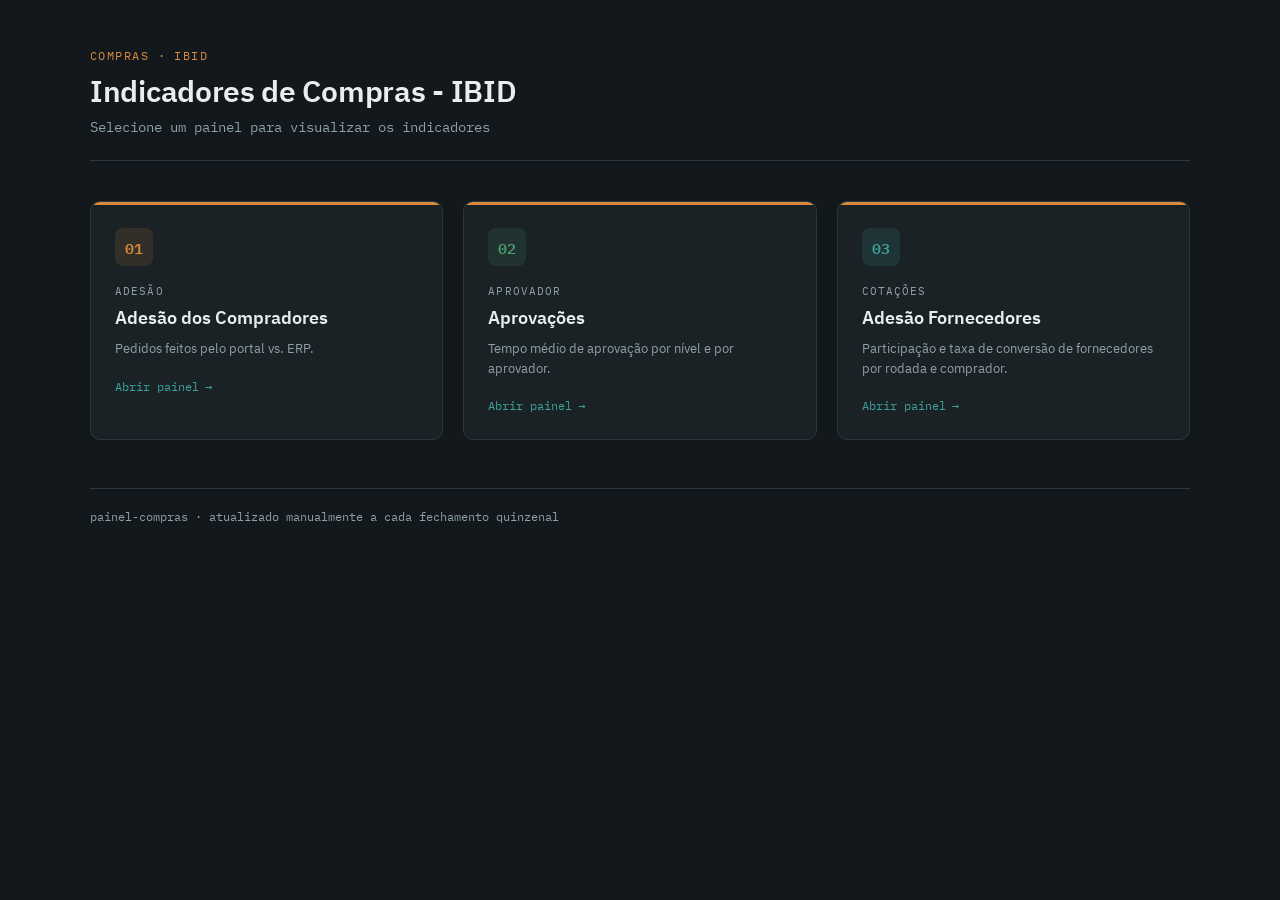
<file: index.html>
<!DOCTYPE html>
<html lang="pt-BR">
<head>
<meta charset="UTF-8">
<meta name="viewport" content="width=device-width, initial-scale=1.0">
<title>Indicadores IBID</title>
<link href="assets/css/fonts.css" rel="stylesheet">
<style>
  :root{
    --bg:#12181b;
    --panel:#1a2226;
    --panel-2:#212b30;
    --line:#2c383e;
    --text:#e9edee;
    --text-dim:#8fa1a7;
    --accent:#d98a3d;
    --accent-2:#3ba39b;
    --verde:#4a9d6f;
    --amarelo:#d9a63d;
    --vermelho:#c85d4d;
    --cinza:#5b6a70;
  }
  *{box-sizing:border-box; margin:0; padding:0;}
  body{
    background:var(--bg);
    color:var(--text);
    font-family:'IBM Plex Sans', sans-serif;
    padding:48px 40px 60px;
    min-height:100vh;
  }
  .mono{font-family:'IBM Plex Mono', monospace;}
 
  header{
    border-bottom:1px solid var(--line);
    padding-bottom:24px;
    margin-bottom:40px;
    max-width:1100px;
    margin-left:auto;
    margin-right:auto;
  }
  .eyebrow{
    font-family:'IBM Plex Mono', monospace;
    font-size:12px;
    letter-spacing:0.12em;
    text-transform:uppercase;
    color:var(--accent);
    margin-bottom:8px;
  }
  h1{
    font-size:30px;
    font-weight:600;
    letter-spacing:-0.01em;
    margin-bottom:8px;
  }
  .subtitle{
    color:var(--text-dim);
    font-size:14px;
  }
 
  .cards{
    max-width:1100px;
    margin:0 auto;
    display:grid;
    grid-template-columns:repeat(3, 1fr);
    gap:20px;
  }
 
  a.card{
    display:block;
    background:var(--panel);
    border:1px solid var(--line);
    border-radius:10px;
    padding:26px 24px;
    text-decoration:none;
    color:var(--text);
    transition:border-color .15s ease, transform .15s ease, background .15s ease;
    position:relative;
    overflow:hidden;
  }
  a.card:hover{
    border-color:var(--accent-2);
    background:var(--panel-2);
    transform:translateY(-2px);
  }
  a.card::before{
    content:"";
    position:absolute;
    top:0; left:0;
    width:100%;
    height:3px;
    background:var(--accent-color, var(--accent));
  }
  .card-icon{
    width:38px;
    height:38px;
    border-radius:8px;
    display:flex;
    align-items:center;
    justify-content:center;
    font-family:'IBM Plex Mono', monospace;
    font-size:15px;
    font-weight:600;
    margin-bottom:18px;
    background:rgba(217,138,61,0.12);
    color:var(--accent);
  }
  .card.cotacoes .card-icon{ background:rgba(59,163,155,0.14); color:var(--accent-2); }
  .card.aprovador .card-icon{ background:rgba(74,157,111,0.14); color:var(--verde); }
 
  .card-label{
    font-family:'IBM Plex Mono', monospace;
    font-size:11px;
    letter-spacing:0.1em;
    text-transform:uppercase;
    color:var(--text-dim);
    margin-bottom:8px;
  }
  .card-title{
    font-size:18px;
    font-weight:600;
    margin-bottom:10px;
  }
  .card-desc{
    font-size:13px;
    color:var(--text-dim);
    line-height:1.5;
    margin-bottom:20px;
  }
  .card-cta{
    font-family:'IBM Plex Mono', monospace;
    font-size:12px;
    color:var(--accent-2);
    display:flex;
    align-items:center;
    gap:6px;
  }
  .card-cta .arrow{ transition:transform .15s ease; }
  a.card:hover .card-cta .arrow{ transform:translateX(3px); }
 
  footer{
    max-width:1100px;
    margin:48px auto 0;
    padding-top:20px;
    border-top:1px solid var(--line);
    font-family:'IBM Plex Mono', monospace;
    font-size:12px;
    color:var(--text-dim);
  }
 
  @media (max-width: 900px){
    .cards{ grid-template-columns:1fr; }
  }
</style>
</head>
<body>
 
<header>
  <div class="eyebrow mono">Compras · IBID</div>
  <h1>Indicadores de Compras - IBID</h1>
  <div class="subtitle mono">Selecione um painel para visualizar os indicadores</div>
</header>
 
<div class="cards">
 
  <a class="card adesao" href="paineis/pedidos.html">
    <div class="card-icon mono">01</div>
    <div class="card-label">Adesão</div>
    <div class="card-title">Adesão dos Compradores</div>
    <div class="card-desc">Pedidos feitos pelo portal vs. ERP.</div>
    <div class="card-cta">Abrir painel <span class="arrow">→</span></div>
  </a>
 
  <a class="card aprovador" href="paineis/aprovador.html">
    <div class="card-icon mono">02</div>
    <div class="card-label">Aprovador</div>
    <div class="card-title">Aprovações</div>
    <div class="card-desc">Tempo médio de aprovação por nível e por aprovador.</div>
    <div class="card-cta">Abrir painel <span class="arrow">→</span></div>
  </a>
 
  <a class="card cotacoes" href="paineis/cotacoes.html">
    <div class="card-icon mono">03</div>
    <div class="card-label">Cotações</div>
    <div class="card-title">Adesão Fornecedores</div>
    <div class="card-desc">Participação e taxa de conversão de fornecedores por rodada e comprador.</div>
    <div class="card-cta">Abrir painel <span class="arrow">→</span></div>
  </a>
 
</div>
 
<footer>painel-compras · atualizado manualmente a cada fechamento quinzenal</footer>
 
</body>
</html>
</file>
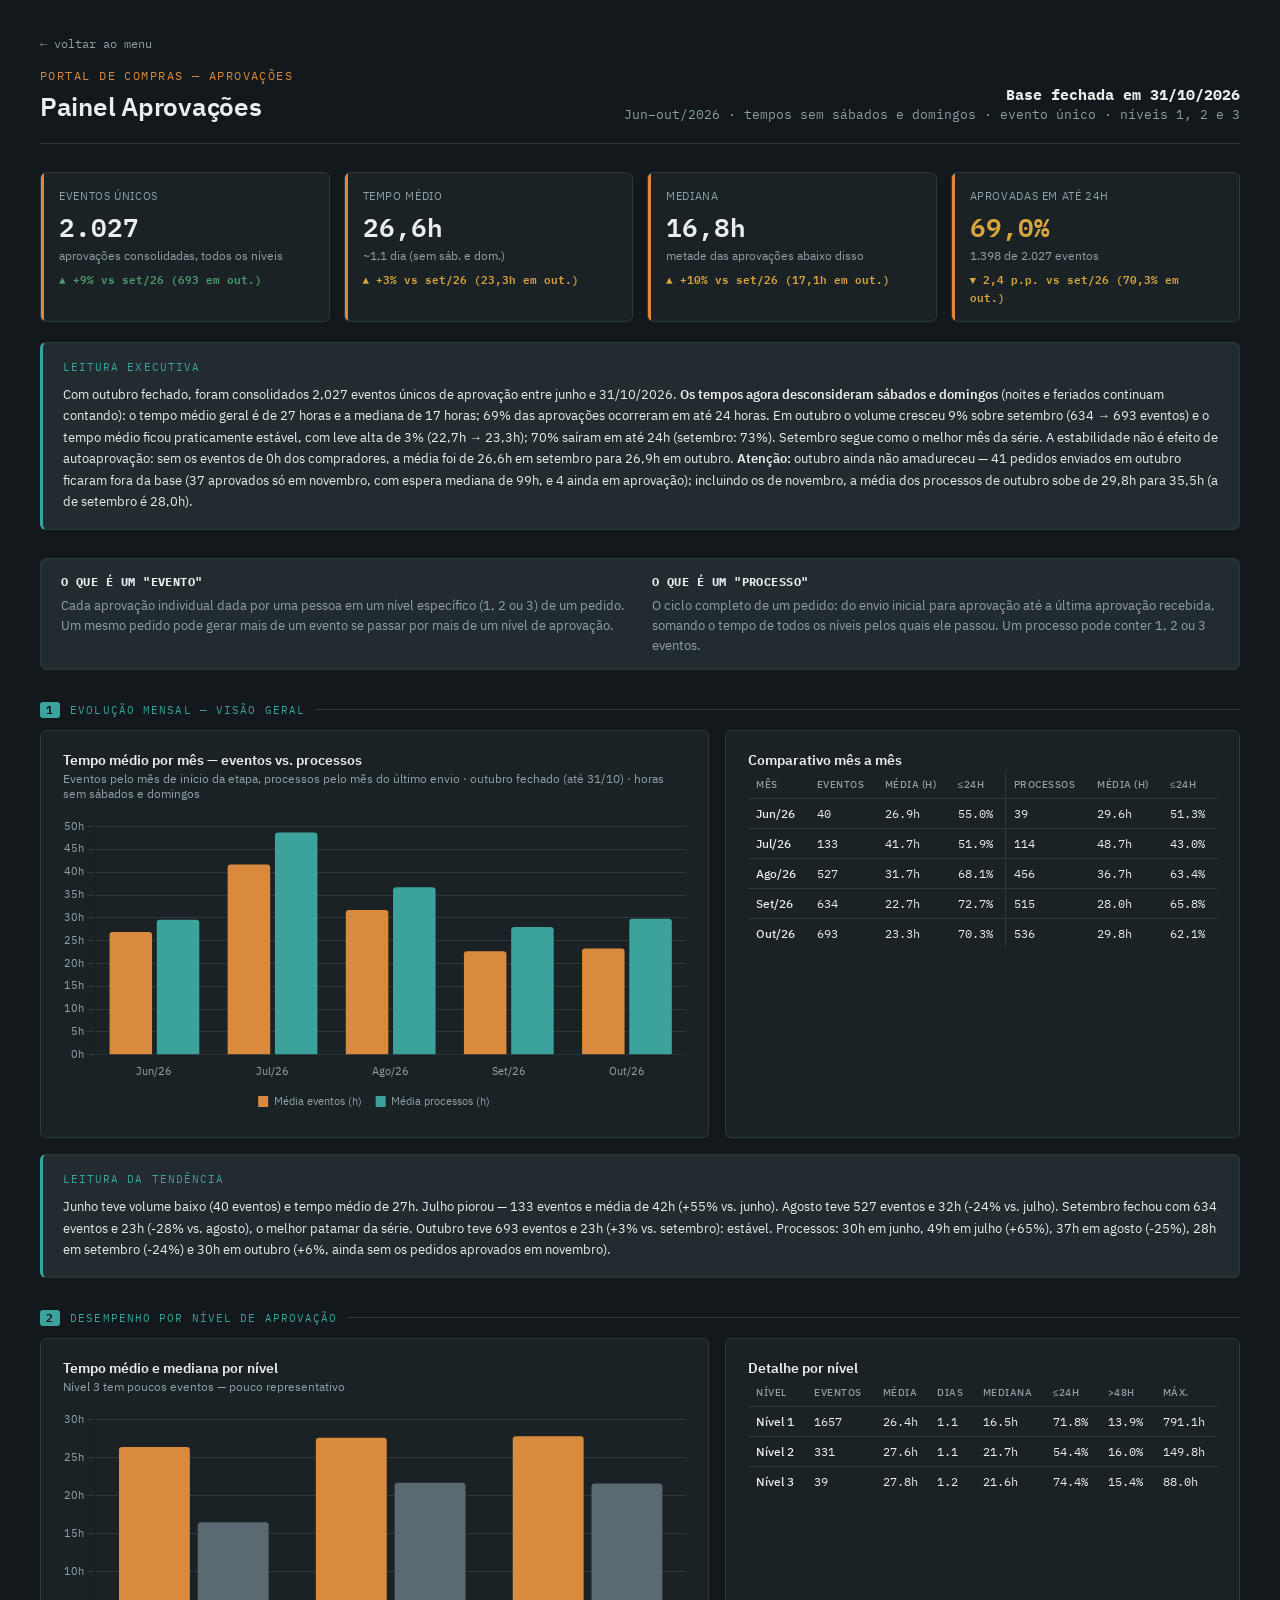
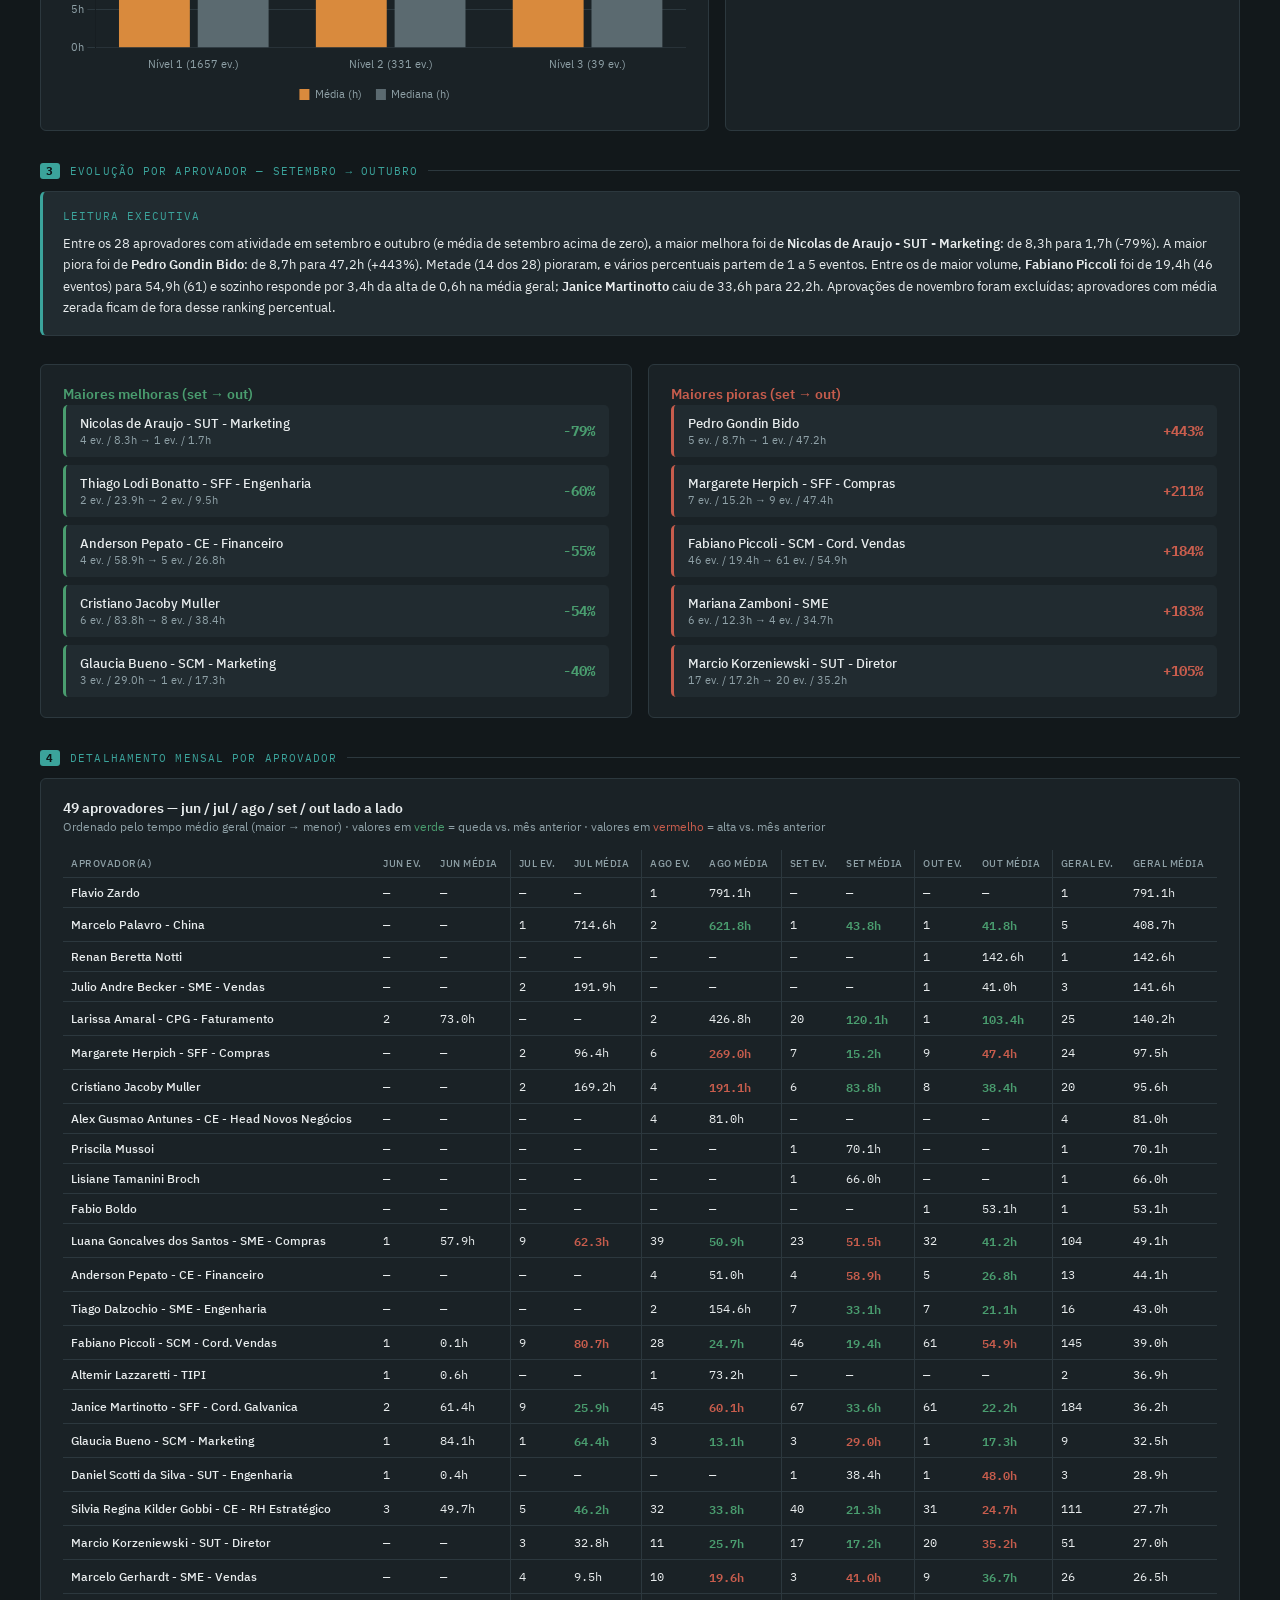
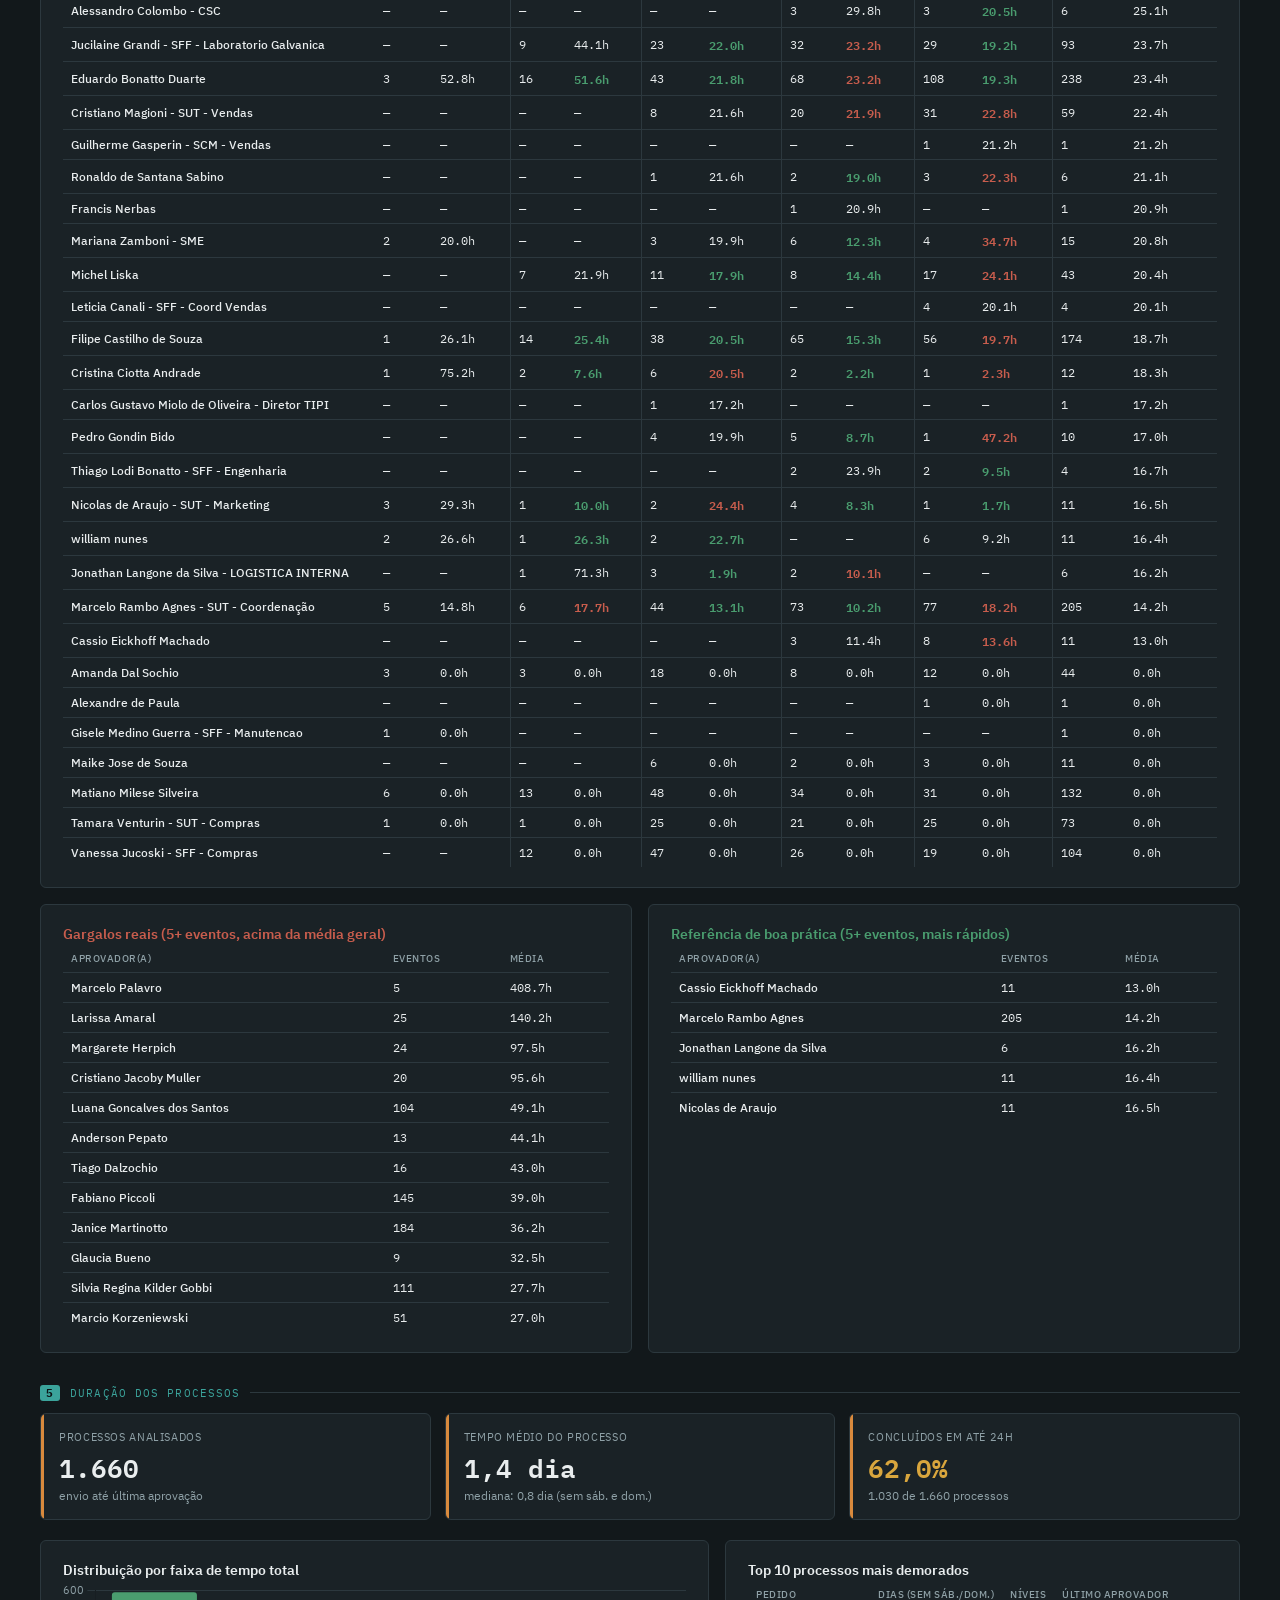
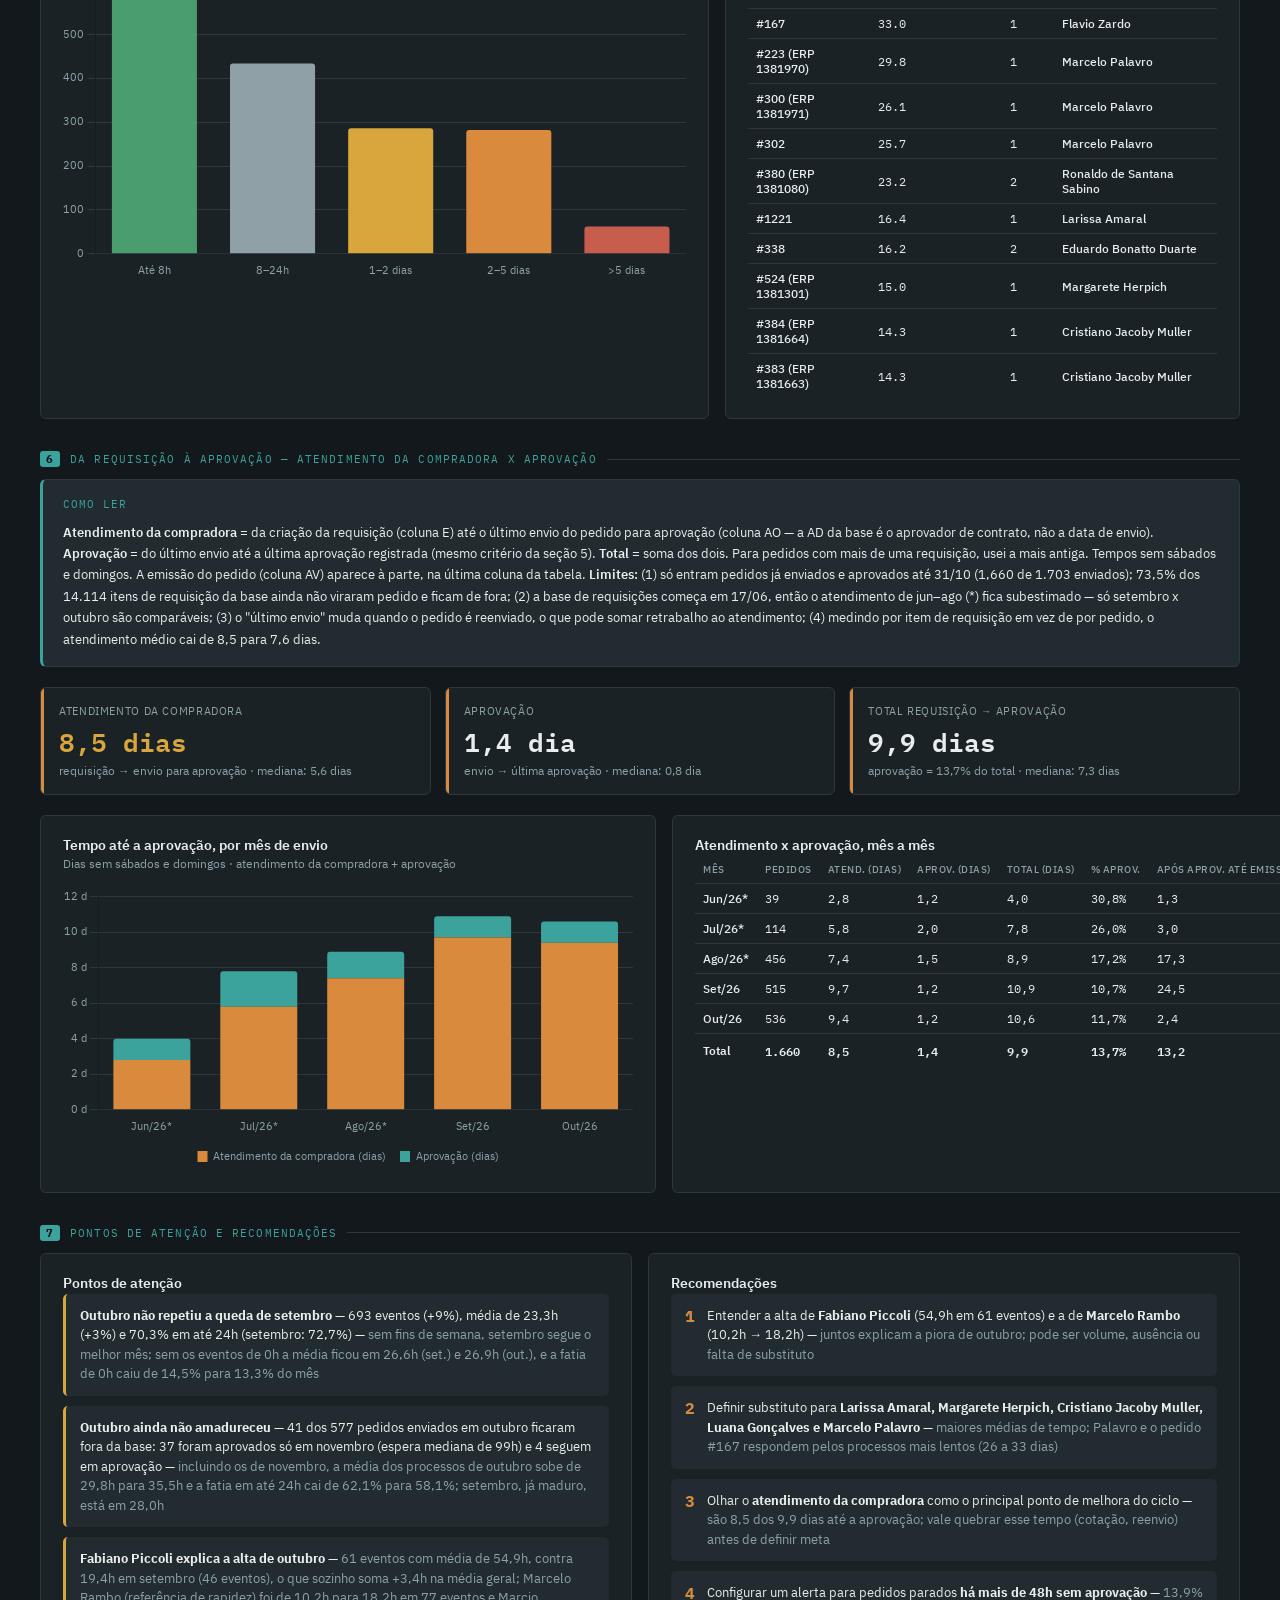
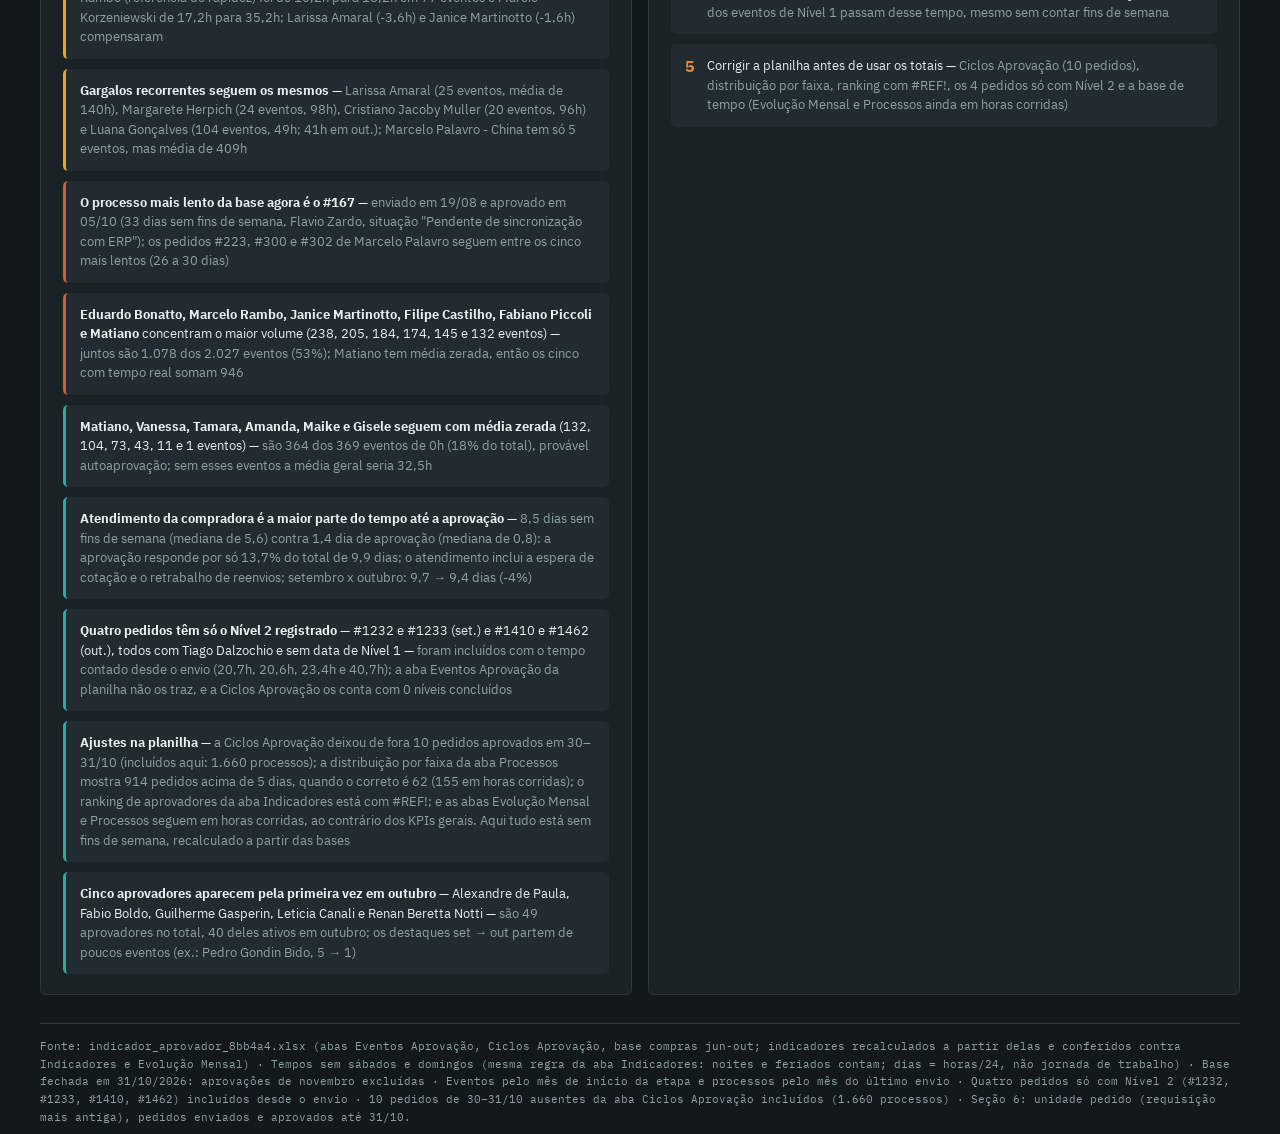
<file: paineis/aprovador.html>
<!DOCTYPE html>
<html lang="pt-BR">
<head>
<meta charset="UTF-8">
<meta name="viewport" content="width=device-width, initial-scale=1.0">
<title>Painel de Aprovações</title>
<link href="../assets/css/fonts.css" rel="stylesheet">
<script src="../assets/libs/chart.umd.min.js"></script>
<style>
  :root{
    --bg:#12181b; --panel:#1a2226; --panel-2:#212b30; --line:#2c383e;
    --text:#e9edee; --text-dim:#8fa1a7;
    --accent:#d98a3d; --accent-2:#3ba39b;
    --verde:#4a9d6f; --amarelo:#d9a63d; --vermelho:#c85d4d; --cinza:#5b6a70;
  }
  *{box-sizing:border-box; margin:0; padding:0;}
  body{ background:var(--bg); color:var(--text); font-family:'IBM Plex Sans', sans-serif; padding:32px 40px 60px; }
  .mono{font-family:'IBM Plex Mono', monospace;}
  header{ display:flex; justify-content:space-between; align-items:flex-end; border-bottom:1px solid var(--line); padding-bottom:20px; margin-bottom:28px; flex-wrap:wrap; gap:16px; }
  .eyebrow{ font-family:'IBM Plex Mono', monospace; font-size:12px; letter-spacing:0.12em; text-transform:uppercase; color:var(--accent); margin-bottom:6px; }
  h1{ font-size:26px; font-weight:600; letter-spacing:-0.01em; }
  .period-tag{ font-family:'IBM Plex Mono', monospace; font-size:13px; color:var(--text-dim); text-align:right; }
  .period-tag strong{color:var(--text); display:block; font-size:15px; margin-bottom:2px;}
 
  .kpi-row{ display:grid; grid-template-columns:repeat(4, 1fr); gap:14px; margin-bottom:20px; }
  .kpi-row.n3{grid-template-columns:repeat(3,1fr);}
  .kpi{ background:var(--panel); border:1px solid var(--line); border-radius:6px; padding:16px 18px; position:relative; overflow:hidden; }
  .kpi::before{ content:""; position:absolute; top:0; left:0; width:3px; height:100%; background:var(--accent); }
  .kpi-label{ font-size:10.5px; text-transform:uppercase; letter-spacing:0.06em; color:var(--text-dim); margin-bottom:8px; }
  .kpi-value{ font-family:'IBM Plex Mono', monospace; font-size:26px; font-weight:600; line-height:1.1; }
  .kpi-sub{ margin-top:8px; font-size:11.5px; color:var(--text-dim); }
  .kpi-delta{ margin-top:6px; font-family:'IBM Plex Mono', monospace; font-weight:600; font-size:11px; }
 
  .leitura{
    background:var(--panel-2); border:1px solid var(--line); border-left:3px solid var(--accent-2);
    border-radius:6px; padding:16px 20px; margin-bottom:28px; font-size:13px; line-height:1.65; color:var(--text);
  }
  .leitura-label{ font-family:'IBM Plex Mono', monospace; font-size:10.5px; letter-spacing:0.1em; text-transform:uppercase; color:var(--accent-2); display:block; margin-bottom:8px; }
  .leitura b{ color:var(--text); font-weight:600; }
 
  .def-box{
    background:var(--panel-2); border:1px solid var(--line); border-radius:6px;
    padding:14px 20px; margin-bottom:20px; font-size:12.5px; line-height:1.6; color:var(--text-dim);
    display:flex; gap:24px; flex-wrap:wrap;
  }
  .def-box .def-item{flex:1; min-width:240px;}
  .def-box .def-item b{color:var(--text); font-family:'IBM Plex Mono', monospace; font-size:11.5px; text-transform:uppercase; letter-spacing:0.04em; display:block; margin-bottom:4px;}
 
  .section-label{ font-family:'IBM Plex Mono', monospace; font-size:11px; letter-spacing:0.1em; text-transform:uppercase; color:var(--accent-2); margin:32px 0 12px; display:flex; align-items:center; gap:10px; }
  .section-label:first-of-type{ margin-top:0; }
  .section-label::after{ content:""; flex:1; height:1px; background:var(--line); }
  .section-num{ background:var(--accent-2); color:#0d1416; border-radius:3px; padding:1px 6px; font-weight:700; }
 
  .grid{ display:grid; grid-template-columns:1.3fr 1fr; gap:16px; margin-bottom:16px; }
  .grid.two{ grid-template-columns:1fr 1fr; }
  .panel{ background:var(--panel); border:1px solid var(--line); border-radius:6px; padding:20px 22px; }
  .panel-title{ font-size:14px; font-weight:600; margin-bottom:2px; }
  .panel-title.crit{ color:var(--vermelho); }
  .panel-title.good{ color:var(--verde); }
  .panel-desc{ font-size:12px; color:var(--text-dim); margin-bottom:16px; }
  .full{grid-column:1 / -1;}
  .table-scroll{ overflow-x:auto; }
 
  table{width:100%; border-collapse:collapse; font-size:12px;}
  th{ text-align:left; font-size:10px; text-transform:uppercase; letter-spacing:0.05em; color:var(--text-dim); font-weight:500; padding:7px 8px; border-bottom:1px solid var(--line); white-space:nowrap; }
  td{ padding:7px 8px; border-bottom:1px solid var(--line); font-family:'IBM Plex Mono', monospace; white-space:nowrap; }
  td.name{font-family:'IBM Plex Sans', sans-serif; font-weight:500; font-size:12px; white-space:normal;}
  td.rank{color:var(--text-dim); width:20px;}
  tr:last-child td{border-bottom:none;}
  tr.low-n td{ opacity:0.55; }
  .n-tag{ font-family:'IBM Plex Sans', sans-serif; font-size:9.5px; color:var(--text-dim); border:1px solid var(--line); border-radius:8px; padding:1px 6px; margin-left:6px; }
  .n-tag.warn{ color:var(--amarelo); border-color:var(--amarelo); }
  .bar-cell{display:flex; align-items:center; gap:8px;}
  .bar-track{ flex:1; height:6px; background:#2a3438; border-radius:3px; overflow:hidden; min-width:44px; }
  .bar-fill{height:100%; border-radius:3px;}
  .col-sep{ border-left:1px solid var(--line); }
  .trend{ font-family:'IBM Plex Mono', monospace; font-weight:600; font-size:11.5px; }
  .trend.up{ color:var(--vermelho); }
  .trend.down{ color:var(--verde); }
  .trend.flat{ color:var(--text-dim); }
  td.val-melhora{ color:var(--verde); font-weight:600; }
  td.val-piora{ color:var(--vermelho); font-weight:600; }
 
  .attention-list{ display:flex; flex-direction:column; gap:10px; }
  .attention-item{ display:flex; gap:12px; align-items:flex-start; padding:12px 14px; background:var(--panel-2); border-radius:5px; border-left:3px solid var(--vermelho); }
  .attention-item.warn{border-left-color:var(--amarelo);}
  .attention-item.info{border-left-color:var(--accent-2);}
  .attention-item.good{border-left-color:var(--verde);}
  .attention-item .txt{font-size:13px; line-height:1.5; color:var(--text);}
  .attention-item .txt b{color:var(--text);}
  .attention-item .txt span{color:var(--text-dim);}
 
  .reco-list{ display:flex; flex-direction:column; gap:10px; }
  .reco-item{ display:flex; gap:12px; padding:12px 14px; background:var(--panel-2); border-radius:5px; }
  .reco-num{ font-family:'IBM Plex Mono', monospace; font-weight:700; color:var(--accent); flex-shrink:0; }
  .reco-item .txt{font-size:13px; line-height:1.5;}
  .reco-item .txt b{color:var(--text);}
  .reco-item .txt span{color:var(--text-dim);}
 
  .highlight-list{ display:flex; flex-direction:column; gap:8px; }
  .highlight-item{ display:flex; justify-content:space-between; align-items:center; gap:10px; padding:10px 14px; background:var(--panel-2); border-radius:5px; border-left:3px solid var(--verde); }
  .highlight-item.piora{ border-left-color:var(--vermelho); }
  .highlight-item .who{ font-size:12.5px; font-weight:500; }
  .highlight-item .who span{ display:block; font-size:11px; color:var(--text-dim); font-weight:400; margin-top:2px; }
  .highlight-item .delta{ font-family:'IBM Plex Mono', monospace; font-weight:700; font-size:14px; white-space:nowrap; }
  .highlight-item.melhora .delta{ color:var(--verde); }
  .highlight-item.piora .delta{ color:var(--vermelho); }
 
  canvas{max-height:300px;}
  footer{ margin-top:28px; font-size:11px; color:var(--text-dim); font-family:'IBM Plex Mono', monospace; border-top:1px solid var(--line); padding-top:14px; line-height:1.6; }
 
  @media (max-width:960px){
    .kpi-row{grid-template-columns:repeat(2,1fr);}
    .kpi-row.n3{grid-template-columns:repeat(2,1fr);}
    .grid, .grid.two{grid-template-columns:1fr;}
    .def-box{flex-direction:column; gap:12px;}
  }
  .back-link{
    display:inline-flex;
    align-items:center;
    gap:6px;
    font-family:'IBM Plex Mono', monospace;
    font-size:12px;
    color:var(--text-dim);
    text-decoration:none;
    margin-bottom:16px;
  }
  .back-link:hover{ color:var(--accent-2); }
</style>
</head>
<body>
 
<a class="back-link mono" href="../index.html">&larr; voltar ao menu</a>
<header>
  <div>
    <div class="eyebrow">Portal de Compras — Aprovações</div>
    <h1>Painel Aprovações</h1>
  </div>
  <div class="period-tag">
    <strong>Base fechada em 31/10/2026</strong>
    Jun–out/2026 · tempos sem sábados e domingos · evento único · níveis 1, 2 e 3
  </div>
</header>
 
<div class="kpi-row">
  <div class="kpi">
    <div class="kpi-label">Eventos Únicos</div>
    <div class="kpi-value mono">2.027</div>
    <div class="kpi-sub">aprovações consolidadas, todos os níveis</div>
    <div class="kpi-delta" style="color:var(--verde)">▲ +9% vs set/26 (693 em out.)</div>
  </div>
  <div class="kpi">
    <div class="kpi-label">Tempo médio</div>
    <div class="kpi-value mono">26,6h</div>
    <div class="kpi-sub">~1,1 dia (sem sáb. e dom.)</div>
    <div class="kpi-delta" style="color:var(--amarelo)">▲ +3% vs set/26 (23,3h em out.)</div>
  </div>
  <div class="kpi">
    <div class="kpi-label">Mediana</div>
    <div class="kpi-value mono">16,8h</div>
    <div class="kpi-sub">metade das aprovações abaixo disso</div>
    <div class="kpi-delta" style="color:var(--amarelo)">▲ +10% vs set/26 (17,1h em out.)</div>
  </div>
  <div class="kpi">
    <div class="kpi-label">Aprovadas em até 24h</div>
    <div class="kpi-value mono" style="color:var(--amarelo)">69,0%</div>
    <div class="kpi-sub">1.398 de 2.027 eventos</div>
    <div class="kpi-delta" style="color:var(--amarelo)">▼ 2,4 p.p. vs set/26 (70,3% em out.)</div>
  </div>
</div>
 
<div class="leitura">
  <span class="leitura-label">Leitura executiva</span>
  Com outubro fechado, foram consolidados 2,027 eventos únicos de aprovação entre junho e 31/10/2026. <b>Os tempos agora desconsideram sábados e domingos</b> (noites e feriados continuam contando): o tempo médio geral é de 27 horas e a mediana de 17 horas; 69% das aprovações ocorreram em até 24 horas. Em outubro o volume cresceu 9% sobre setembro (634 → 693 eventos) e o tempo médio ficou praticamente estável, com leve alta de 3% (22,7h → 23,3h); 70% saíram em até 24h (setembro: 73%). Setembro segue como o melhor mês da série. A estabilidade não é efeito de autoaprovação: sem os eventos de 0h dos compradores, a média foi de 26,6h em setembro para 26,9h em outubro. <b>Atenção:</b> outubro ainda não amadureceu — 41 pedidos enviados em outubro ficaram fora da base (37 aprovados só em novembro, com espera mediana de 99h, e 4 ainda em aprovação); incluindo os de novembro, a média dos processos de outubro sobe de 29,8h para 35,5h (a de setembro é 28,0h).
</div>
 
<div class="def-box">
  <div class="def-item">
    <b>O que é um "evento"</b>
    Cada aprovação individual dada por uma pessoa em um nível específico (1, 2 ou 3) de um pedido. Um mesmo pedido pode gerar mais de um evento se passar por mais de um nível de aprovação.
  </div>
  <div class="def-item">
    <b>O que é um "processo"</b>
    O ciclo completo de um pedido: do envio inicial para aprovação até a última aprovação recebida, somando o tempo de todos os níveis pelos quais ele passou. Um processo pode conter 1, 2 ou 3 eventos.
  </div>
</div>
 
<div class="section-label"><span class="section-num">1</span>Evolução mensal — visão geral</div>
<div class="grid">
  <div class="panel">
    <div class="panel-title">Tempo médio por mês — eventos vs. processos</div>
    <div class="panel-desc">Eventos pelo mês de início da etapa, processos pelo mês do último envio · outubro fechado (até 31/10) · horas sem sábados e domingos</div>
    <canvas id="monthlyChart"></canvas>
  </div>
  <div class="panel">
    <div class="panel-title">Comparativo mês a mês</div>
    <div class="table-scroll">
      <table>
        <thead><tr><th>Mês</th><th>Eventos</th><th>Média (h)</th><th>≤24h</th><th class="col-sep">Processos</th><th>Média (h)</th><th>≤24h</th></tr></thead>
        <tbody id="monthlyTableBody"></tbody>
      </table>
    </div>
  </div>
</div>
<div class="leitura" style="margin-bottom:28px;">
  <span class="leitura-label">Leitura da tendência</span>
  Junho teve volume baixo (40 eventos) e tempo médio de 27h. Julho piorou — 133 eventos e média de 42h (+55% vs. junho). Agosto teve 527 eventos e 32h (-24% vs. julho). Setembro fechou com 634 eventos e 23h (-28% vs. agosto), o melhor patamar da série. Outubro teve 693 eventos e 23h (+3% vs. setembro): estável. Processos: 30h em junho, 49h em julho (+65%), 37h em agosto (-25%), 28h em setembro (-24%) e 30h em outubro (+6%, ainda sem os pedidos aprovados em novembro).
</div>
 
<div class="section-label"><span class="section-num">2</span>Desempenho por nível de aprovação</div>
<div class="grid">
  <div class="panel">
    <div class="panel-title">Tempo médio e mediana por nível</div>
    <div class="panel-desc">Nível 3 tem poucos eventos — pouco representativo</div>
    <canvas id="levelChart"></canvas>
  </div>
  <div class="panel">
    <div class="panel-title">Detalhe por nível</div>
    <div class="table-scroll">
      <table>
        <thead><tr><th>Nível</th><th>Eventos</th><th>Média</th><th>Dias</th><th>Mediana</th><th>≤24h</th><th>&gt;48h</th><th>Máx.</th></tr></thead>
        <tbody id="levelTableBody"></tbody>
      </table>
    </div>
  </div>
</div>
 
<div class="section-label"><span class="section-num">3</span>Evolução por aprovador — setembro → outubro</div>
<div class="leitura">
  <span class="leitura-label">Leitura executiva</span>
  Entre os 28 aprovadores com atividade em setembro e outubro (e média de setembro acima de zero), a maior melhora foi de <b>Nicolas de Araujo - SUT - Marketing</b>: de 8,3h para 1,7h (-79%). A maior piora foi de <b>Pedro Gondin Bido</b>: de 8,7h para 47,2h (+443%). Metade (14 dos 28) pioraram, e vários percentuais partem de 1 a 5 eventos. Entre os de maior volume, <b>Fabiano Piccoli</b> foi de 19,4h (46 eventos) para 54,9h (61) e sozinho responde por 3,4h da alta de 0,6h na média geral; <b>Janice Martinotto</b> caiu de 33,6h para 22,2h. Aprovações de novembro foram excluídas; aprovadores com média zerada ficam de fora desse ranking percentual.
</div>
<div class="grid two">
  <div class="panel">
    <div class="panel-title good">Maiores melhoras (set → out)</div>
    <div class="highlight-list" id="melhoraList"></div>
  </div>
  <div class="panel">
    <div class="panel-title crit">Maiores pioras (set → out)</div>
    <div class="highlight-list" id="pioraList"></div>
  </div>
</div>
 
<div class="section-label"><span class="section-num">4</span>Detalhamento mensal por aprovador</div>
<div class="grid" style="grid-template-columns:1fr;">
  <div class="panel">
    <div class="panel-title">49 aprovadores — jun / jul / ago / set / out lado a lado</div>
    <div class="panel-desc">Ordenado pelo tempo médio geral (maior → menor) · valores em <span style="color:var(--verde)">verde</span> = queda vs. mês anterior · valores em <span style="color:var(--vermelho)">vermelho</span> = alta vs. mês anterior</div>
    <div class="table-scroll">
      <table>
        <thead>
          <tr>
            <th>Aprovador(a)</th>
            <th>Jun ev.</th><th>Jun média</th>
            <th class="col-sep">Jul ev.</th><th>Jul média</th>
            <th class="col-sep">Ago ev.</th><th>Ago média</th>
            <th class="col-sep">Set ev.</th><th>Set média</th>
            <th class="col-sep">Out ev.</th><th>Out média</th>
            <th class="col-sep">Geral ev.</th><th>Geral média</th>
          </tr>
        </thead>
        <tbody id="pivotTableBody"></tbody>
      </table>
    </div>
  </div>
</div>
 
<div class="grid two">
  <div class="panel">
    <div class="panel-title crit">Gargalos reais (5+ eventos, acima da média geral)</div>
    <table>
      <thead><tr><th>Aprovador(a)</th><th>Eventos</th><th>Média</th></tr></thead>
      <tbody id="bottleneckTableBody"></tbody>
    </table>
  </div>
  <div class="panel">
    <div class="panel-title good">Referência de boa prática (5+ eventos, mais rápidos)</div>
    <table>
      <thead><tr><th>Aprovador(a)</th><th>Eventos</th><th>Média</th></tr></thead>
      <tbody id="fastTableBody"></tbody>
    </table>
  </div>
</div>
 
<div class="section-label"><span class="section-num">5</span>Duração dos processos</div>
<div class="kpi-row n3" style="margin-bottom:20px;">
  <div class="kpi">
    <div class="kpi-label">Processos analisados</div>
    <div class="kpi-value mono">1.660</div>
    <div class="kpi-sub">envio até última aprovação</div>
  </div>
  <div class="kpi">
    <div class="kpi-label">Tempo médio do processo</div>
    <div class="kpi-value mono">1,4 dia</div>
    <div class="kpi-sub">mediana: 0,8 dia (sem sáb. e dom.)</div>
  </div>
  <div class="kpi">
    <div class="kpi-label">Concluídos em até 24h</div>
    <div class="kpi-value mono" style="color:var(--amarelo)">62,0%</div>
    <div class="kpi-sub">1.030 de 1.660 processos</div>
  </div>
</div>
 
<div class="grid">
  <div class="panel">
    <div class="panel-title">Distribuição por faixa de tempo total</div>
    <canvas id="distChart"></canvas>
  </div>
  <div class="panel">
    <div class="panel-title">Top 10 processos mais demorados</div>
    <div class="table-scroll">
      <table>
        <thead><tr><th>Pedido</th><th>Dias (sem sáb./dom.)</th><th>Níveis</th><th>Último aprovador</th></tr></thead>
        <tbody id="slowTableBody"></tbody>
      </table>
    </div>
  </div>
</div>
 
<div class="section-label"><span class="section-num">6</span>Da requisição à aprovação — atendimento da compradora x aprovação</div>
<div class="leitura" style="margin-bottom:20px;">
  <span class="leitura-label">Como ler</span>
  <b>Atendimento da compradora</b> = da criação da requisição (coluna E) até o último envio do pedido para aprovação (coluna AO — a AD da base é o aprovador de contrato, não a data de envio). <b>Aprovação</b> = do último envio até a última aprovação registrada (mesmo critério da seção 5). <b>Total</b> = soma dos dois. Para pedidos com mais de uma requisição, usei a mais antiga. Tempos sem sábados e domingos. A emissão do pedido (coluna AV) aparece à parte, na última coluna da tabela. <b>Limites:</b> (1) só entram pedidos já enviados e aprovados até 31/10 (1,660 de 1.703 enviados); 73,5% dos 14.114 itens de requisição da base ainda não viraram pedido e ficam de fora; (2) a base de requisições começa em 17/06, então o atendimento de jun–ago (*) fica subestimado — só setembro x outubro são comparáveis; (3) o &quot;último envio&quot; muda quando o pedido é reenviado, o que pode somar retrabalho ao atendimento; (4) medindo por item de requisição em vez de por pedido, o atendimento médio cai de 8,5 para 7,6 dias.
</div>
<div class="kpi-row n3" style="margin-bottom:20px;">
  <div class="kpi">
    <div class="kpi-label">Atendimento da compradora</div>
    <div class="kpi-value mono" style="color:var(--amarelo)">8,5 dias</div>
    <div class="kpi-sub">requisição → envio para aprovação · mediana: 5,6 dias</div>
  </div>
  <div class="kpi">
    <div class="kpi-label">Aprovação</div>
    <div class="kpi-value mono">1,4 dia</div>
    <div class="kpi-sub">envio → última aprovação · mediana: 0,8 dia</div>
  </div>
  <div class="kpi">
    <div class="kpi-label">Total requisição → aprovação</div>
    <div class="kpi-value mono">9,9 dias</div>
    <div class="kpi-sub">aprovação = 13,7% do total · mediana: 7,3 dias</div>
  </div>
</div>
<div class="grid">
  <div class="panel">
    <div class="panel-title">Tempo até a aprovação, por mês de envio</div>
    <div class="panel-desc">Dias sem sábados e domingos · atendimento da compradora + aprovação</div>
    <canvas id="stageChart"></canvas>
  </div>
  <div class="panel">
    <div class="panel-title">Atendimento x aprovação, mês a mês</div>
    <div class="table-scroll">
      <table>
        <thead><tr><th>Mês</th><th>Pedidos</th><th>Atend. (dias)</th><th>Aprov. (dias)</th><th>Total (dias)</th><th>% aprov.</th><th>Após aprov. até emissão (h)</th></tr></thead>
        <tbody id="stageTableBody"></tbody>
      </table>
    </div>
  </div>
</div>
<div class="section-label"><span class="section-num">7</span>Pontos de atenção e recomendações</div>
<div class="grid two">
  <div class="panel">
    <div class="panel-title">Pontos de atenção</div>
    <div class="attention-list">
      <div class="attention-item warn">
        <div class="txt"><b>Outubro não repetiu a queda de setembro</b> — 693 eventos (+9%), média de 23,3h (+3%) e 70,3% em até 24h (setembro: 72,7%) — <span>sem fins de semana, setembro segue o melhor mês; sem os eventos de 0h a média ficou em 26,6h (set.) e 26,9h (out.), e a fatia de 0h caiu de 14,5% para 13,3% do mês</span></div>
      </div>
      <div class="attention-item warn">
        <div class="txt"><b>Outubro ainda não amadureceu</b> — 41 dos 577 pedidos enviados em outubro ficaram fora da base: 37 foram aprovados só em novembro (espera mediana de 99h) e 4 seguem em aprovação — <span>incluindo os de novembro, a média dos processos de outubro sobe de 29,8h para 35,5h e a fatia em até 24h cai de 62,1% para 58,1%; setembro, já maduro, está em 28,0h</span></div>
      </div>
      <div class="attention-item warn">
        <div class="txt"><b>Fabiano Piccoli explica a alta de outubro</b> — <span>61 eventos com média de 54,9h, contra 19,4h em setembro (46 eventos), o que sozinho soma +3,4h na média geral; Marcelo Rambo (referência de rapidez) foi de 10,2h para 18,2h em 77 eventos e Marcio Korzeniewski de 17,2h para 35,2h; Larissa Amaral (-3,6h) e Janice Martinotto (-1,6h) compensaram</span></div>
      </div>
      <div class="attention-item warn">
        <div class="txt"><b>Gargalos recorrentes seguem os mesmos</b> — <span>Larissa Amaral (25 eventos, média de 140h), Margarete Herpich (24 eventos, 98h), Cristiano Jacoby Muller (20 eventos, 96h) e Luana Gonçalves (104 eventos, 49h; 41h em out.); Marcelo Palavro - China tem só 5 eventos, mas média de 409h</span></div>
      </div>
      <div class="attention-item">
        <div class="txt"><b>O processo mais lento da base agora é o #167</b> — <span>enviado em 19/08 e aprovado em 05/10 (33 dias sem fins de semana, Flavio Zardo, situação &quot;Pendente de sincronização com ERP&quot;); os pedidos #223, #300 e #302 de Marcelo Palavro seguem entre os cinco mais lentos (26 a 30 dias)</span></div>
      </div>
      <div class="attention-item">
        <div class="txt"><b>Eduardo Bonatto, Marcelo Rambo, Janice Martinotto, Filipe Castilho, Fabiano Piccoli e Matiano</b> concentram o maior volume (238, 205, 184, 174, 145 e 132 eventos) — <span>juntos são 1.078 dos 2.027 eventos (53%); Matiano tem média zerada, então os cinco com tempo real somam 946</span></div>
      </div>
      <div class="attention-item info">
        <div class="txt"><b>Matiano, Vanessa, Tamara, Amanda, Maike e Gisele seguem com média zerada</b> (132, 104, 73, 43, 11 e 1 eventos) — <span>são 364 dos 369 eventos de 0h (18% do total), provável autoaprovação; sem esses eventos a média geral seria 32,5h</span></div>
      </div>
      <div class="attention-item info">
        <div class="txt"><b>Atendimento da compradora é a maior parte do tempo até a aprovação</b> — <span>8,5 dias sem fins de semana (mediana de 5,6) contra 1,4 dia de aprovação (mediana de 0,8): a aprovação responde por só 13,7% do total de 9,9 dias; o atendimento inclui a espera de cotação e o retrabalho de reenvios; setembro x outubro: 9,7 → 9,4 dias (-4%)</span></div>
      </div>
      <div class="attention-item info">
        <div class="txt"><b>Quatro pedidos têm só o Nível 2 registrado</b> — #1232 e #1233 (set.) e #1410 e #1462 (out.), todos com Tiago Dalzochio e sem data de Nível 1 — <span>foram incluídos com o tempo contado desde o envio (20,7h, 20,6h, 23,4h e 40,7h); a aba Eventos Aprovação da planilha não os traz, e a Ciclos Aprovação os conta com 0 níveis concluídos</span></div>
      </div>
      <div class="attention-item info">
        <div class="txt"><b>Ajustes na planilha</b> — <span>a Ciclos Aprovação deixou de fora 10 pedidos aprovados em 30–31/10 (incluídos aqui: 1.660 processos); a distribuição por faixa da aba Processos mostra 914 pedidos acima de 5 dias, quando o correto é 62 (155 em horas corridas); o ranking de aprovadores da aba Indicadores está com #REF!; e as abas Evolução Mensal e Processos seguem em horas corridas, ao contrário dos KPIs gerais. Aqui tudo está sem fins de semana, recalculado a partir das bases</span></div>
      </div>
      <div class="attention-item info">
        <div class="txt"><b>Cinco aprovadores aparecem pela primeira vez em outubro</b> — Alexandre de Paula, Fabio Boldo, Guilherme Gasperin, Leticia Canali e Renan Beretta Notti — <span>são 49 aprovadores no total, 40 deles ativos em outubro; os destaques set → out partem de poucos eventos (ex.: Pedro Gondin Bido, 5 → 1)</span></div>
      </div>
    </div>
  </div>
  <div class="panel">
    <div class="panel-title">Recomendações</div>
    <div class="reco-list">
      <div class="reco-item"><span class="reco-num">1</span><div class="txt">Entender a alta de <b>Fabiano Piccoli</b> (54,9h em 61 eventos) e a de <b>Marcelo Rambo</b> (10,2h → 18,2h) — <span>juntos explicam a piora de outubro; pode ser volume, ausência ou falta de substituto</span></div></div>
      <div class="reco-item"><span class="reco-num">2</span><div class="txt">Definir substituto para <b>Larissa Amaral, Margarete Herpich, Cristiano Jacoby Muller, Luana Gonçalves e Marcelo Palavro</b> — <span>maiores médias de tempo; Palavro e o pedido #167 respondem pelos processos mais lentos (26 a 33 dias)</span></div></div>
      <div class="reco-item"><span class="reco-num">3</span><div class="txt">Olhar o <b>atendimento da compradora</b> como o principal ponto de melhora do ciclo — <span>são 8,5 dos 9,9 dias até a aprovação; vale quebrar esse tempo (cotação, reenvio) antes de definir meta</span></div></div>
      <div class="reco-item"><span class="reco-num">4</span><div class="txt">Configurar um alerta para pedidos parados <b>há mais de 48h sem aprovação</b> — <span>13,9% dos eventos de Nível 1 passam desse tempo, mesmo sem contar fins de semana</span></div></div>
      <div class="reco-item"><span class="reco-num">5</span><div class="txt">Corrigir a planilha antes de usar os totais — <span>Ciclos Aprovação (10 pedidos), distribuição por faixa, ranking com #REF!, os 4 pedidos só com Nível 2 e a base de tempo (Evolução Mensal e Processos ainda em horas corridas)</span></div></div>
    </div>
  </div>
</div>
 
<footer>
  Fonte: indicador_aprovador_8bb4a4.xlsx (abas Eventos Aprovação, Ciclos Aprovação, base compras jun-out; indicadores recalculados a partir delas e conferidos contra Indicadores e Evolução Mensal) · Tempos sem sábados e domingos (mesma regra da aba Indicadores: noites e feriados contam; dias = horas/24, não jornada de trabalho) · Base fechada em 31/10/2026: aprovações de novembro excluídas · Eventos pelo mês de início da etapa e processos pelo mês do último envio · Quatro pedidos só com Nível 2 (#1232, #1233, #1410, #1462) incluídos desde o envio · 10 pedidos de 30–31/10 ausentes da aba Ciclos Aprovação incluídos (1.660 processos) · Seção 6: unidade pedido (requisição mais antiga), pedidos enviados e aprovados até 31/10.
</footer>
 
<script>
Chart.defaults.color = '#8fa1a7';
Chart.defaults.font.family = "'IBM Plex Sans', sans-serif";
Chart.defaults.font.size = 11;
 
function pct(v){ return v==null ? '—' : (v*100).toFixed(1) + '%'; }
function h(v){ return v==null ? '—' : v.toFixed(1) + 'h'; }
function d(v){ return v==null ? '—' : v.toFixed(1); }
 
// ---- Evolução mensal (geral) ----
const monthly = [
  { mes:'Jun/26', eventos:40, media:26.9, mediana:19.7, ate24:0.550, processos:39, mediaProc:29.6, medianaProc:21.9, ate24Proc:0.513 },
  { mes:'Jul/26', eventos:133, media:41.7, mediana:23.9, ate24:0.519, processos:114, mediaProc:48.7, medianaProc:42.5, ate24Proc:0.430 },
  { mes:'Ago/26', eventos:527, media:31.7, mediana:16.6, ate24:0.681, processos:456, mediaProc:36.7, medianaProc:17.2, ate24Proc:0.634 },
  { mes:'Set/26', eventos:634, media:22.7, mediana:15.6, ate24:0.727, processos:515, mediaProc:28.0, medianaProc:18.0, ate24Proc:0.658 },
  { mes:'Out/26', eventos:693, media:23.3, mediana:17.1, ate24:0.703, processos:536, mediaProc:29.8, medianaProc:20.4, ate24Proc:0.621 },
];
 
new Chart(document.getElementById('monthlyChart'), {
  type: 'bar',
  data: {
    labels: monthly.map(m => m.mes),
    datasets: [
      { label: 'Média eventos (h)', data: monthly.map(m => m.media), backgroundColor: '#d98a3d', borderRadius: 3 },
      { label: 'Média processos (h)', data: monthly.map(m => m.mediaProc), backgroundColor: '#3ba39b', borderRadius: 3 }
    ]
  },
  options: {
    plugins: { legend: { position: 'bottom', labels: { boxWidth: 10, padding: 14 } } },
    scales: { y: { beginAtZero: true, ticks: { callback: v => v + 'h' }, grid: { color: '#2c383e' } }, x: { grid: { display: false } } }
  }
});
 
const monthlyBody = document.getElementById('monthlyTableBody');
monthly.forEach(m => {
  const tr = document.createElement('tr');
  tr.innerHTML = `<td class="name">${m.mes}</td><td>${m.eventos}</td><td>${h(m.media)}</td><td>${pct(m.ate24)}</td><td class="col-sep">${m.processos}</td><td>${h(m.mediaProc)}</td><td>${pct(m.ate24Proc)}</td>`;
  monthlyBody.appendChild(tr);
});
 
// ---- Nível ----
const levels = [
  { nivel: 'Nível 1', eventos: 1657, media: 26.4, dias: 1.10, mediana: 16.5, ate24: 0.7176, mais48: 0.1388, max: 791.1 },
  { nivel: 'Nível 2', eventos: 331, media: 27.6, dias: 1.15, mediana: 21.7, ate24: 0.5438, mais48: 0.1601, max: 149.8 },
  { nivel: 'Nível 3', eventos: 39, media: 27.8, dias: 1.16, mediana: 21.6, ate24: 0.7436, mais48: 0.1538, max: 88.0 },
];
 
new Chart(document.getElementById('levelChart'), {
  type: 'bar',
  data: {
    labels: levels.map(l => `${l.nivel} (${l.eventos} ev.)`),
    datasets: [
      { label: 'Média (h)', data: levels.map(l => l.media), backgroundColor: '#d98a3d', borderRadius: 3 },
      { label: 'Mediana (h)', data: levels.map(l => l.mediana), backgroundColor: '#5b6a70', borderRadius: 3 }
    ]
  },
  options: {
    plugins: { legend: { position: 'bottom', labels: { boxWidth: 10, padding: 14 } } },
    scales: { y: { beginAtZero: true, ticks: { callback: v => v + 'h' }, grid: { color: '#2c383e' } }, x: { grid: { display: false } } }
  }
});
 
const levelTbody = document.getElementById('levelTableBody');
levels.forEach(l => {
  const tr = document.createElement('tr');
  tr.innerHTML = `<td class="name">${l.nivel}</td><td>${l.eventos}</td><td>${h(l.media)}</td><td>${d(l.dias)}</td><td>${h(l.mediana)}</td><td>${pct(l.ate24)}</td><td>${pct(l.mais48)}</td><td>${h(l.max)}</td>`;
  levelTbody.appendChild(tr);
});
 
// ---- Destaques julho -> agosto ----
const melhorias = [
  { nome:"Nicolas de Araujo - SUT - Marketing", evAgo:4, medAgo:8.3, evSet:1, medSet:1.7, delta:-0.793 },
  { nome:"Thiago Lodi Bonatto - SFF - Engenharia", evAgo:2, medAgo:23.9, evSet:2, medSet:9.5, delta:-0.603 },
  { nome:"Anderson Pepato - CE - Financeiro", evAgo:4, medAgo:58.9, evSet:5, medSet:26.8, delta:-0.545 },
  { nome:"Cristiano Jacoby Muller", evAgo:6, medAgo:83.8, evSet:8, medSet:38.4, delta:-0.542 },
  { nome:"Glaucia Bueno - SCM - Marketing", evAgo:3, medAgo:29.0, evSet:1, medSet:17.3, delta:-0.403 },
];
const pioras = [
  { nome:"Pedro Gondin Bido", evAgo:5, medAgo:8.7, evSet:1, medSet:47.2, delta:4.430 },
  { nome:"Margarete Herpich - SFF - Compras", evAgo:7, medAgo:15.2, evSet:9, medSet:47.4, delta:2.110 },
  { nome:"Fabiano Piccoli - SCM - Cord. Vendas", evAgo:46, medAgo:19.4, evSet:61, medSet:54.9, delta:1.835 },
  { nome:"Mariana Zamboni - SME", evAgo:6, medAgo:12.3, evSet:4, medSet:34.7, delta:1.825 },
  { nome:"Marcio Korzeniewski - SUT - Diretor", evAgo:17, medAgo:17.2, evSet:20, medSet:35.2, delta:1.053 },
];
 
const melhoraList = document.getElementById('melhoraList');
melhorias.forEach(a => {
  const div = document.createElement('div');
  div.className = 'highlight-item melhora';
  div.innerHTML = `<div class="who">${a.nome}<span>${a.evAgo} ev. / ${h(a.medAgo)} → ${a.evSet} ev. / ${h(a.medSet)}</span></div><div class="delta">${(a.delta*100).toFixed(0)}%</div>`;
  melhoraList.appendChild(div);
});
const pioraList = document.getElementById('pioraList');
pioras.forEach(a => {
  const div = document.createElement('div');
  div.className = 'highlight-item piora';
  div.innerHTML = `<div class="who">${a.nome}<span>${a.evAgo} ev. / ${h(a.medAgo)} → ${a.evSet} ev. / ${h(a.medSet)}</span></div><div class="delta">+${(a.delta*100).toFixed(0)}%</div>`;
  pioraList.appendChild(div);
});
 
// ---- Pivot mensal por aprovador (42, ordenado pela média geral) ----
const pivot = [
 {nome:"Flavio Zardo", geral:{ev:1,media:791.1}, jun:{ev:0,media:null}, jul:{ev:0,media:null}, ago:{ev:1,media:791.1}, set:{ev:0,media:null}, out:{ev:0,media:null}},
 {nome:"Marcelo Palavro - China", geral:{ev:5,media:408.7}, jun:{ev:0,media:null}, jul:{ev:1,media:714.6}, ago:{ev:2,media:621.8}, set:{ev:1,media:43.8}, out:{ev:1,media:41.8}},
 {nome:"Renan Beretta Notti", geral:{ev:1,media:142.6}, jun:{ev:0,media:null}, jul:{ev:0,media:null}, ago:{ev:0,media:null}, set:{ev:0,media:null}, out:{ev:1,media:142.6}},
 {nome:"Julio Andre Becker - SME - Vendas", geral:{ev:3,media:141.6}, jun:{ev:0,media:null}, jul:{ev:2,media:191.9}, ago:{ev:0,media:null}, set:{ev:0,media:null}, out:{ev:1,media:41.0}},
 {nome:"Larissa Amaral - CPG - Faturamento", geral:{ev:25,media:140.2}, jun:{ev:2,media:73.0}, jul:{ev:0,media:null}, ago:{ev:2,media:426.8}, set:{ev:20,media:120.1}, out:{ev:1,media:103.4}},
 {nome:"Margarete Herpich - SFF - Compras", geral:{ev:24,media:97.5}, jun:{ev:0,media:null}, jul:{ev:2,media:96.4}, ago:{ev:6,media:269.0}, set:{ev:7,media:15.2}, out:{ev:9,media:47.4}},
 {nome:"Cristiano Jacoby Muller", geral:{ev:20,media:95.6}, jun:{ev:0,media:null}, jul:{ev:2,media:169.2}, ago:{ev:4,media:191.1}, set:{ev:6,media:83.8}, out:{ev:8,media:38.4}},
 {nome:"Alex Gusmao Antunes - CE - Head Novos Negócios", geral:{ev:4,media:81.0}, jun:{ev:0,media:null}, jul:{ev:0,media:null}, ago:{ev:4,media:81.0}, set:{ev:0,media:null}, out:{ev:0,media:null}},
 {nome:"Priscila Mussoi", geral:{ev:1,media:70.1}, jun:{ev:0,media:null}, jul:{ev:0,media:null}, ago:{ev:0,media:null}, set:{ev:1,media:70.1}, out:{ev:0,media:null}},
 {nome:"Lisiane Tamanini Broch", geral:{ev:1,media:66.0}, jun:{ev:0,media:null}, jul:{ev:0,media:null}, ago:{ev:0,media:null}, set:{ev:1,media:66.0}, out:{ev:0,media:null}},
 {nome:"Fabio Boldo", geral:{ev:1,media:53.1}, jun:{ev:0,media:null}, jul:{ev:0,media:null}, ago:{ev:0,media:null}, set:{ev:0,media:null}, out:{ev:1,media:53.1}},
 {nome:"Luana Goncalves dos Santos - SME - Compras", geral:{ev:104,media:49.1}, jun:{ev:1,media:57.9}, jul:{ev:9,media:62.3}, ago:{ev:39,media:50.9}, set:{ev:23,media:51.5}, out:{ev:32,media:41.2}},
 {nome:"Anderson Pepato - CE - Financeiro", geral:{ev:13,media:44.1}, jun:{ev:0,media:null}, jul:{ev:0,media:null}, ago:{ev:4,media:51.0}, set:{ev:4,media:58.9}, out:{ev:5,media:26.8}},
 {nome:"Tiago Dalzochio - SME - Engenharia", geral:{ev:16,media:43.0}, jun:{ev:0,media:null}, jul:{ev:0,media:null}, ago:{ev:2,media:154.6}, set:{ev:7,media:33.1}, out:{ev:7,media:21.1}},
 {nome:"Fabiano Piccoli - SCM - Cord. Vendas", geral:{ev:145,media:39.0}, jun:{ev:1,media:0.1}, jul:{ev:9,media:80.7}, ago:{ev:28,media:24.7}, set:{ev:46,media:19.4}, out:{ev:61,media:54.9}},
 {nome:"Altemir Lazzaretti - TIPI", geral:{ev:2,media:36.9}, jun:{ev:1,media:0.6}, jul:{ev:0,media:null}, ago:{ev:1,media:73.2}, set:{ev:0,media:null}, out:{ev:0,media:null}},
 {nome:"Janice Martinotto - SFF - Cord. Galvanica", geral:{ev:184,media:36.2}, jun:{ev:2,media:61.4}, jul:{ev:9,media:25.9}, ago:{ev:45,media:60.1}, set:{ev:67,media:33.6}, out:{ev:61,media:22.2}},
 {nome:"Glaucia Bueno - SCM - Marketing", geral:{ev:9,media:32.5}, jun:{ev:1,media:84.1}, jul:{ev:1,media:64.4}, ago:{ev:3,media:13.1}, set:{ev:3,media:29.0}, out:{ev:1,media:17.3}},
 {nome:"Daniel Scotti da Silva - SUT - Engenharia", geral:{ev:3,media:28.9}, jun:{ev:1,media:0.4}, jul:{ev:0,media:null}, ago:{ev:0,media:null}, set:{ev:1,media:38.4}, out:{ev:1,media:48.0}},
 {nome:"Silvia Regina Kilder Gobbi - CE - RH Estratégico", geral:{ev:111,media:27.7}, jun:{ev:3,media:49.7}, jul:{ev:5,media:46.2}, ago:{ev:32,media:33.8}, set:{ev:40,media:21.3}, out:{ev:31,media:24.7}},
 {nome:"Marcio Korzeniewski - SUT - Diretor", geral:{ev:51,media:27.0}, jun:{ev:0,media:null}, jul:{ev:3,media:32.8}, ago:{ev:11,media:25.7}, set:{ev:17,media:17.2}, out:{ev:20,media:35.2}},
 {nome:"Marcelo Gerhardt - SME - Vendas", geral:{ev:26,media:26.5}, jun:{ev:0,media:null}, jul:{ev:4,media:9.5}, ago:{ev:10,media:19.6}, set:{ev:3,media:41.0}, out:{ev:9,media:36.7}},
 {nome:"Alessandro Colombo - CSC", geral:{ev:6,media:25.1}, jun:{ev:0,media:null}, jul:{ev:0,media:null}, ago:{ev:0,media:null}, set:{ev:3,media:29.8}, out:{ev:3,media:20.5}},
 {nome:"Jucilaine Grandi - SFF - Laboratorio Galvanica", geral:{ev:93,media:23.7}, jun:{ev:0,media:null}, jul:{ev:9,media:44.1}, ago:{ev:23,media:22.0}, set:{ev:32,media:23.2}, out:{ev:29,media:19.2}},
 {nome:"Eduardo Bonatto Duarte", geral:{ev:238,media:23.4}, jun:{ev:3,media:52.8}, jul:{ev:16,media:51.6}, ago:{ev:43,media:21.8}, set:{ev:68,media:23.2}, out:{ev:108,media:19.3}},
 {nome:"Cristiano Magioni - SUT - Vendas", geral:{ev:59,media:22.4}, jun:{ev:0,media:null}, jul:{ev:0,media:null}, ago:{ev:8,media:21.6}, set:{ev:20,media:21.9}, out:{ev:31,media:22.8}},
 {nome:"Guilherme Gasperin - SCM - Vendas", geral:{ev:1,media:21.2}, jun:{ev:0,media:null}, jul:{ev:0,media:null}, ago:{ev:0,media:null}, set:{ev:0,media:null}, out:{ev:1,media:21.2}},
 {nome:"Ronaldo de Santana Sabino", geral:{ev:6,media:21.1}, jun:{ev:0,media:null}, jul:{ev:0,media:null}, ago:{ev:1,media:21.6}, set:{ev:2,media:19.0}, out:{ev:3,media:22.3}},
 {nome:"Francis Nerbas", geral:{ev:1,media:20.9}, jun:{ev:0,media:null}, jul:{ev:0,media:null}, ago:{ev:0,media:null}, set:{ev:1,media:20.9}, out:{ev:0,media:null}},
 {nome:"Mariana Zamboni - SME", geral:{ev:15,media:20.8}, jun:{ev:2,media:20.0}, jul:{ev:0,media:null}, ago:{ev:3,media:19.9}, set:{ev:6,media:12.3}, out:{ev:4,media:34.7}},
 {nome:"Michel Liska", geral:{ev:43,media:20.4}, jun:{ev:0,media:null}, jul:{ev:7,media:21.9}, ago:{ev:11,media:17.9}, set:{ev:8,media:14.4}, out:{ev:17,media:24.1}},
 {nome:"Leticia Canali - SFF - Coord Vendas", geral:{ev:4,media:20.1}, jun:{ev:0,media:null}, jul:{ev:0,media:null}, ago:{ev:0,media:null}, set:{ev:0,media:null}, out:{ev:4,media:20.1}},
 {nome:"Filipe Castilho de Souza", geral:{ev:174,media:18.7}, jun:{ev:1,media:26.1}, jul:{ev:14,media:25.4}, ago:{ev:38,media:20.5}, set:{ev:65,media:15.3}, out:{ev:56,media:19.7}},
 {nome:"Cristina Ciotta Andrade", geral:{ev:12,media:18.3}, jun:{ev:1,media:75.2}, jul:{ev:2,media:7.6}, ago:{ev:6,media:20.5}, set:{ev:2,media:2.2}, out:{ev:1,media:2.3}},
 {nome:"Carlos Gustavo Miolo de Oliveira - Diretor TIPI", geral:{ev:1,media:17.2}, jun:{ev:0,media:null}, jul:{ev:0,media:null}, ago:{ev:1,media:17.2}, set:{ev:0,media:null}, out:{ev:0,media:null}},
 {nome:"Pedro Gondin Bido", geral:{ev:10,media:17.0}, jun:{ev:0,media:null}, jul:{ev:0,media:null}, ago:{ev:4,media:19.9}, set:{ev:5,media:8.7}, out:{ev:1,media:47.2}},
 {nome:"Thiago Lodi Bonatto - SFF - Engenharia", geral:{ev:4,media:16.7}, jun:{ev:0,media:null}, jul:{ev:0,media:null}, ago:{ev:0,media:null}, set:{ev:2,media:23.9}, out:{ev:2,media:9.5}},
 {nome:"Nicolas de Araujo - SUT - Marketing", geral:{ev:11,media:16.5}, jun:{ev:3,media:29.3}, jul:{ev:1,media:10.0}, ago:{ev:2,media:24.4}, set:{ev:4,media:8.3}, out:{ev:1,media:1.7}},
 {nome:"william nunes", geral:{ev:11,media:16.4}, jun:{ev:2,media:26.6}, jul:{ev:1,media:26.3}, ago:{ev:2,media:22.7}, set:{ev:0,media:null}, out:{ev:6,media:9.2}},
 {nome:"Jonathan Langone da Silva - LOGISTICA INTERNA", geral:{ev:6,media:16.2}, jun:{ev:0,media:null}, jul:{ev:1,media:71.3}, ago:{ev:3,media:1.9}, set:{ev:2,media:10.1}, out:{ev:0,media:null}},
 {nome:"Marcelo Rambo Agnes - SUT - Coordenação", geral:{ev:205,media:14.2}, jun:{ev:5,media:14.8}, jul:{ev:6,media:17.7}, ago:{ev:44,media:13.1}, set:{ev:73,media:10.2}, out:{ev:77,media:18.2}},
 {nome:"Cassio Eickhoff Machado", geral:{ev:11,media:13.0}, jun:{ev:0,media:null}, jul:{ev:0,media:null}, ago:{ev:0,media:null}, set:{ev:3,media:11.4}, out:{ev:8,media:13.6}},
 {nome:"Amanda Dal Sochio", geral:{ev:44,media:0.0}, jun:{ev:3,media:0}, jul:{ev:3,media:0}, ago:{ev:18,media:0}, set:{ev:8,media:0}, out:{ev:12,media:0}},
 {nome:"Alexandre de Paula", geral:{ev:1,media:0}, jun:{ev:0,media:null}, jul:{ev:0,media:null}, ago:{ev:0,media:null}, set:{ev:0,media:null}, out:{ev:1,media:0}},
 {nome:"Gisele Medino Guerra - SFF - Manutencao", geral:{ev:1,media:0}, jun:{ev:1,media:0}, jul:{ev:0,media:null}, ago:{ev:0,media:null}, set:{ev:0,media:null}, out:{ev:0,media:null}},
 {nome:"Maike Jose de Souza", geral:{ev:11,media:0}, jun:{ev:0,media:null}, jul:{ev:0,media:null}, ago:{ev:6,media:0}, set:{ev:2,media:0}, out:{ev:3,media:0}},
 {nome:"Matiano Milese Silveira", geral:{ev:132,media:0}, jun:{ev:6,media:0}, jul:{ev:13,media:0}, ago:{ev:48,media:0}, set:{ev:34,media:0}, out:{ev:31,media:0}},
 {nome:"Tamara Venturin - SUT - Compras", geral:{ev:73,media:0}, jun:{ev:1,media:0}, jul:{ev:1,media:0}, ago:{ev:25,media:0}, set:{ev:21,media:0}, out:{ev:25,media:0}},
 {nome:"Vanessa Jucoski - SFF - Compras", geral:{ev:104,media:0}, jun:{ev:0,media:null}, jul:{ev:12,media:0}, ago:{ev:47,media:0}, set:{ev:26,media:0}, out:{ev:19,media:0}},
];
 
// Retorna classe de cor comparando o mês atual com o mês anterior disponível (só quando ambos têm eventos)
function trendClass(curr, prev){
  if (curr.ev === 0 || curr.media === null) return '';
  if (!prev || prev.ev === 0 || prev.media === null) return '';
  if (curr.media < prev.media) return 'val-melhora';
  if (curr.media > prev.media) return 'val-piora';
  return '';
}
 
const pivotBody = document.getElementById('pivotTableBody');
pivot.forEach(p => {
  const tr = document.createElement('tr');
  const julClass = trendClass(p.jul, p.jun);
  const agoClass = trendClass(p.ago, p.jul);
  const setClass = trendClass(p.set, p.ago);
  const outClass = trendClass(p.out, p.set);
  tr.innerHTML = `
    <td class="name">${p.nome}</td>
    <td>${p.jun.ev || '—'}</td><td>${h(p.jun.media)}</td>
    <td class="col-sep">${p.jul.ev || '—'}</td><td class="${julClass}">${h(p.jul.media)}</td>
    <td class="col-sep">${p.ago.ev || '—'}</td><td class="${agoClass}">${h(p.ago.media)}</td>
    <td class="col-sep">${p.set.ev || '—'}</td><td class="${setClass}">${h(p.set.media)}</td>
    <td class="col-sep">${p.out.ev || '—'}</td><td class="${outClass}">${h(p.out.media)}</td>
    <td class="col-sep">${p.geral.ev}</td><td>${h(p.geral.media)}</td>
  `;
  pivotBody.appendChild(tr);
});
 
// ---- Gargalos / referência (n >= 5) ----
const overallMean = 26.6;
const reliable = pivot.filter(p => p.geral.ev >= 5);
 
const bottleneckBody = document.getElementById('bottleneckTableBody');
reliable.filter(p => p.geral.media > overallMean).sort((a,b) => b.geral.media - a.geral.media).forEach(p => {
  const tr = document.createElement('tr');
  tr.innerHTML = `<td class="name">${p.nome.split(' - ')[0]}</td><td>${p.geral.ev}</td><td>${h(p.geral.media)}</td>`;
  bottleneckBody.appendChild(tr);
});
const fastBody = document.getElementById('fastTableBody');
reliable.filter(p => p.geral.media <= overallMean && p.geral.media > 0).sort((a,b)=>a.geral.media-b.geral.media).slice(0,5).forEach(p => {
  const tr = document.createElement('tr');
  tr.innerHTML = `<td class="name">${p.nome.split(' - ')[0]}</td><td>${p.geral.ev}</td><td>${h(p.geral.media)}</td>`;
  fastBody.appendChild(tr);
});
 
// ---- Distribution chart ----
const dist = [
  ['Até 8h', 596, 35.9],
  ['8–24h', 434, 26.1],
  ['1–2 dias', 286, 17.2],
  ['2–5 dias', 282, 17.0],
  ['>5 dias', 62, 3.7],
];
new Chart(document.getElementById('distChart'), {
  type: 'bar',
  data: {
    labels: dist.map(x => x[0]),
    datasets: [{ data: dist.map(x => x[1]), backgroundColor: ['#4a9d6f','#8fa1a7','#d9a63d','#d98a3d','#c85d4d'], borderRadius: 3 }]
  },
  options: {
    plugins: { legend: { display: false } },
    scales: { y: { beginAtZero: true, grid: { color: '#2c383e' } }, x: { grid: { display: false } } }
  }
});
 
// ---- Top 10 slowest processes ----
const slow = [
  ['#167', 33.0, '1', 'Flavio Zardo'],
  ['#223 (ERP 1381970)', 29.8, '1', 'Marcelo Palavro'],
  ['#300 (ERP 1381971)', 26.1, '1', 'Marcelo Palavro'],
  ['#302', 25.7, '1', 'Marcelo Palavro'],
  ['#380 (ERP 1381080)', 23.2, '2', 'Ronaldo de Santana Sabino'],
  ['#1221', 16.4, '1', 'Larissa Amaral'],
  ['#338', 16.2, '2', 'Eduardo Bonatto Duarte'],
  ['#524 (ERP 1381301)', 15.0, '1', 'Margarete Herpich'],
  ['#384 (ERP 1381664)', 14.3, '1', 'Cristiano Jacoby Muller'],
  ['#383 (ERP 1381663)', 14.3, '1', 'Cristiano Jacoby Muller'],
];
const slowTbody = document.getElementById('slowTableBody');
slow.forEach(r => {
  const tr = document.createElement('tr');
  tr.innerHTML = `<td class="name">${r[0]}</td><td>${r[1].toFixed(1)}</td><td>${r[2]}</td><td class="name">${r[3]}</td>`;
  slowTbody.appendChild(tr);
});

// ---- Atendimento da compradora x aprovação (seção 6) ----
const stages = [
  { mes:'Jun/26*', n:39, a:2.76, b:1.23, c:1.3 },
  { mes:'Jul/26*', n:114, a:5.78, b:2.03, c:3.0 },
  { mes:'Ago/26*', n:456, a:7.39, b:1.53, c:17.3 },
  { mes:'Set/26', n:515, a:9.73, b:1.17, c:24.5 },
  { mes:'Out/26', n:536, a:9.37, b:1.24, c:2.4 },
];
new Chart(document.getElementById('stageChart'), {
  type: 'bar',
  data: {
    labels: stages.map(m => m.mes),
    datasets: [
      { label: 'Atendimento da compradora (dias)', data: stages.map(m => +m.a.toFixed(1)), backgroundColor: '#d98a3d', borderRadius: 3 },
      { label: 'Aprovação (dias)', data: stages.map(m => +m.b.toFixed(1)), backgroundColor: '#3ba39b', borderRadius: 3 }
    ]
  },
  options: {
    plugins: { legend: { position: 'bottom', labels: { boxWidth: 10, padding: 14 } } },
    scales: { y: { stacked: true, beginAtZero: true, ticks: { callback: v => v + ' d' }, grid: { color: '#2c383e' } }, x: { stacked: true, grid: { display: false } } }
  }
});
const stageBody = document.getElementById('stageTableBody');
stages.forEach(m => {
  const tot = m.a + m.b;
  const tr = document.createElement('tr');
  tr.innerHTML = `<td class="name">${m.mes}</td><td>${m.n}</td><td>${m.a.toFixed(1).replace('.', ',')}</td><td>${m.b.toFixed(1).replace('.', ',')}</td><td>${tot.toFixed(1).replace('.', ',')}</td><td>${(m.b/tot*100).toFixed(1).replace('.', ',')}%</td><td>${m.c.toFixed(1).replace('.', ',')}</td>`;
  stageBody.appendChild(tr);
});
{
  const tr = document.createElement('tr');
  tr.style.borderTop = '1px solid var(--line)';
  tr.innerHTML = `<td class="name" style="font-weight:600;">Total</td><td style="font-weight:600;">1.660</td><td style="font-weight:600;">8,5</td><td style="font-weight:600;">1,4</td><td style="font-weight:600;">9,9</td><td style="font-weight:600;">13,7%</td><td style="font-weight:600;">13,2</td>`;
  stageBody.appendChild(tr);
}
</script>
 
</body>
</html>
</file>
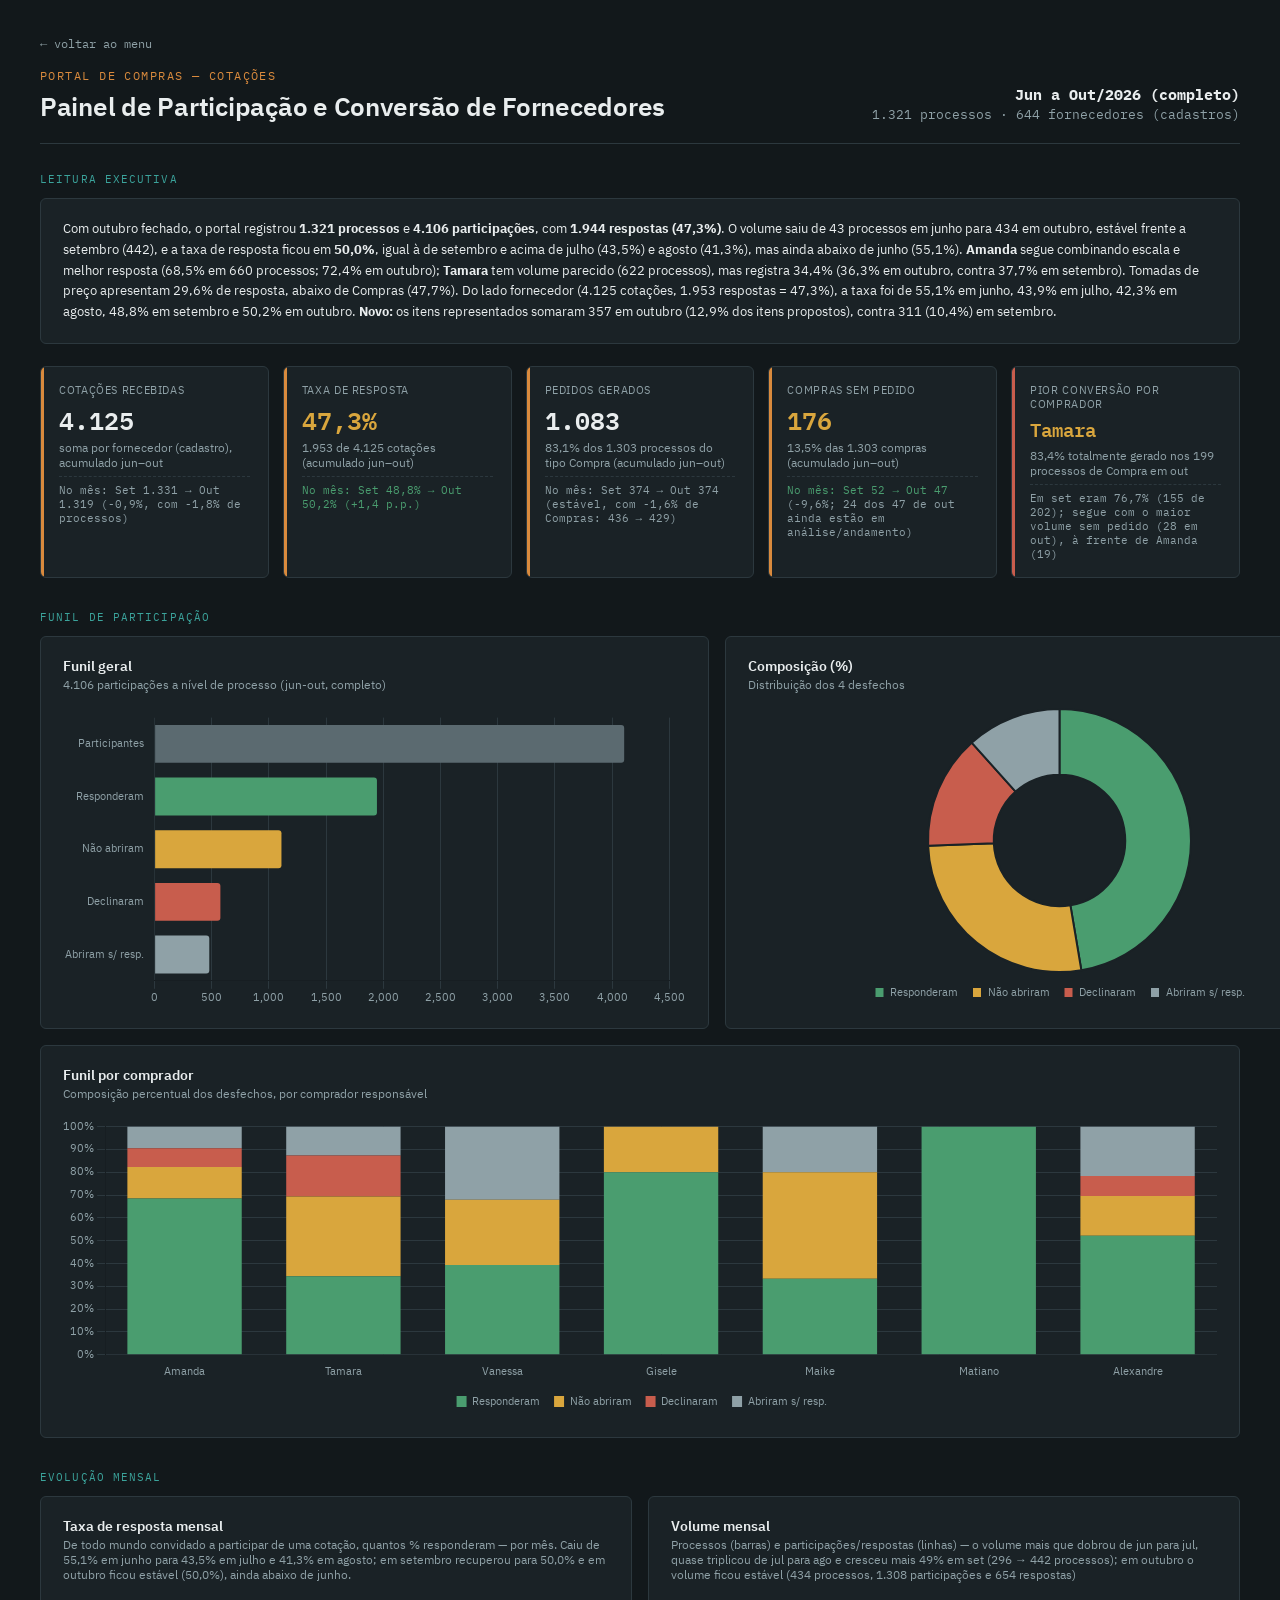
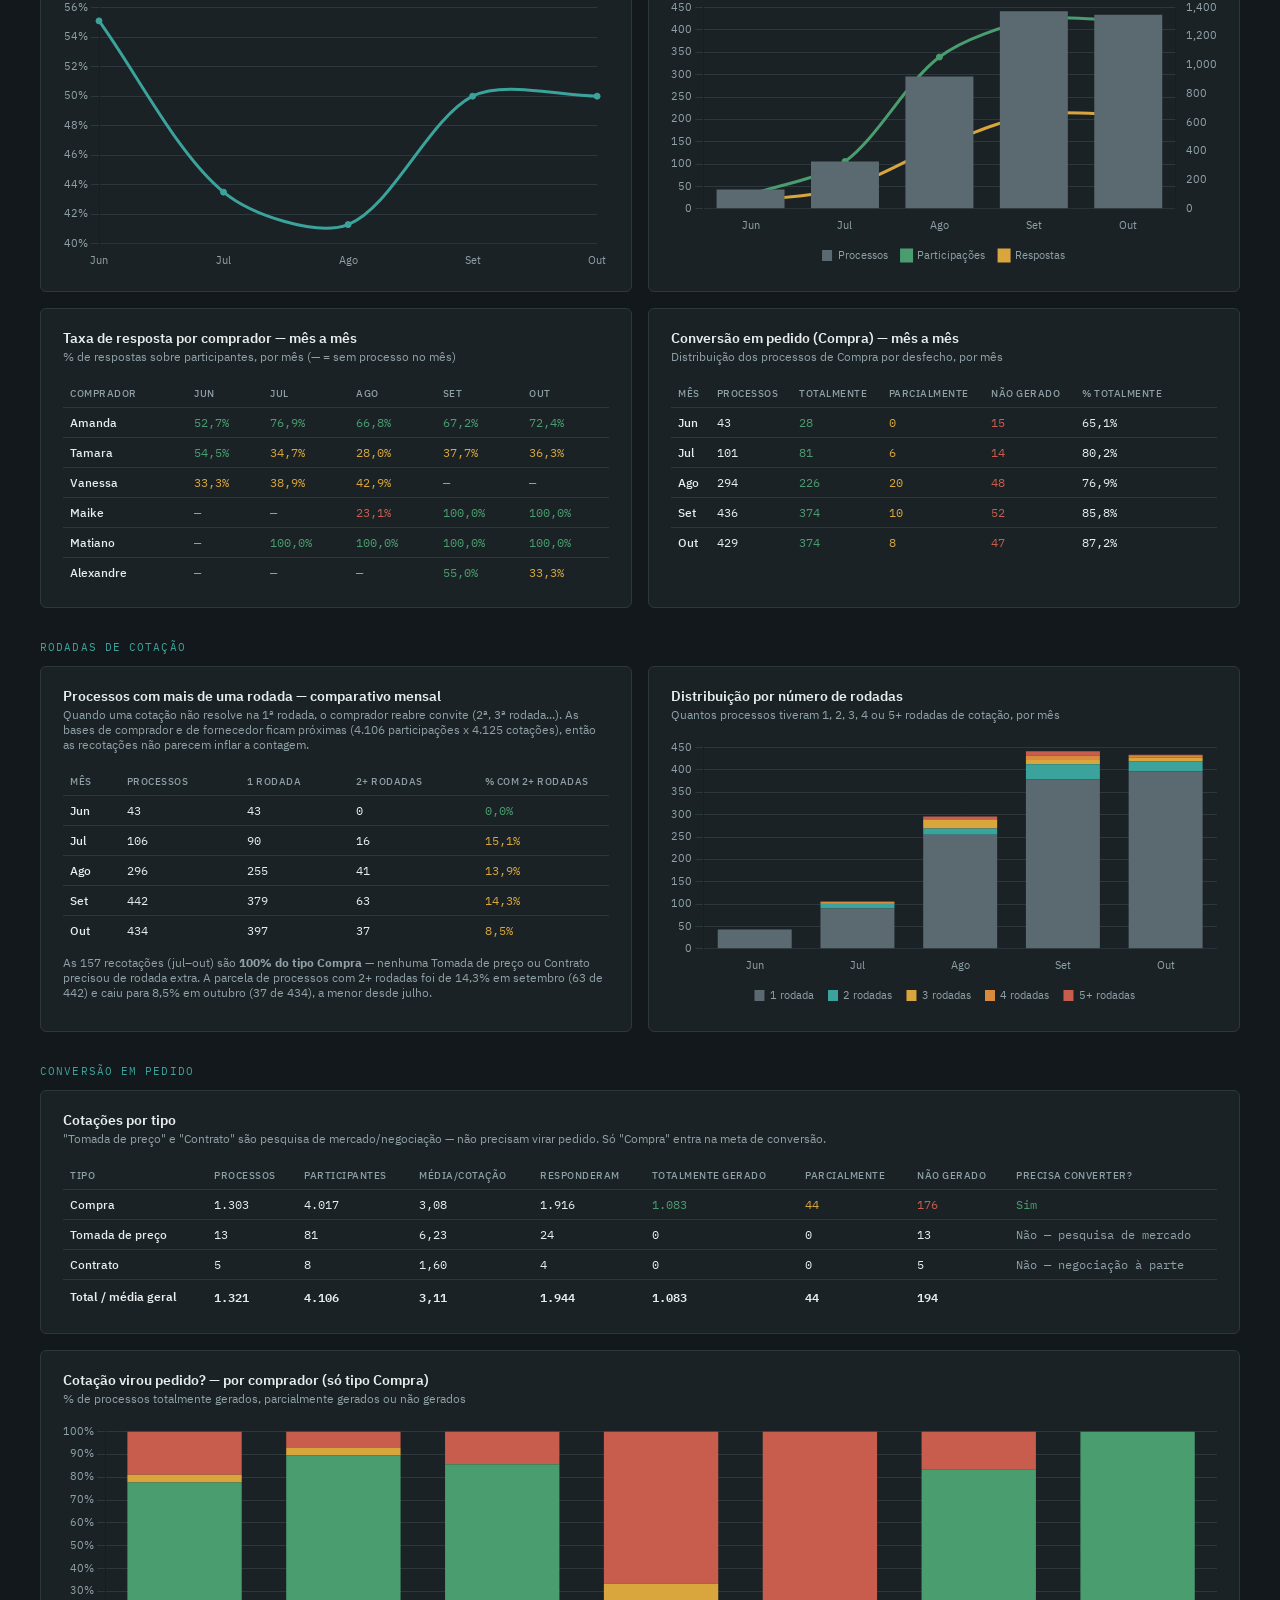
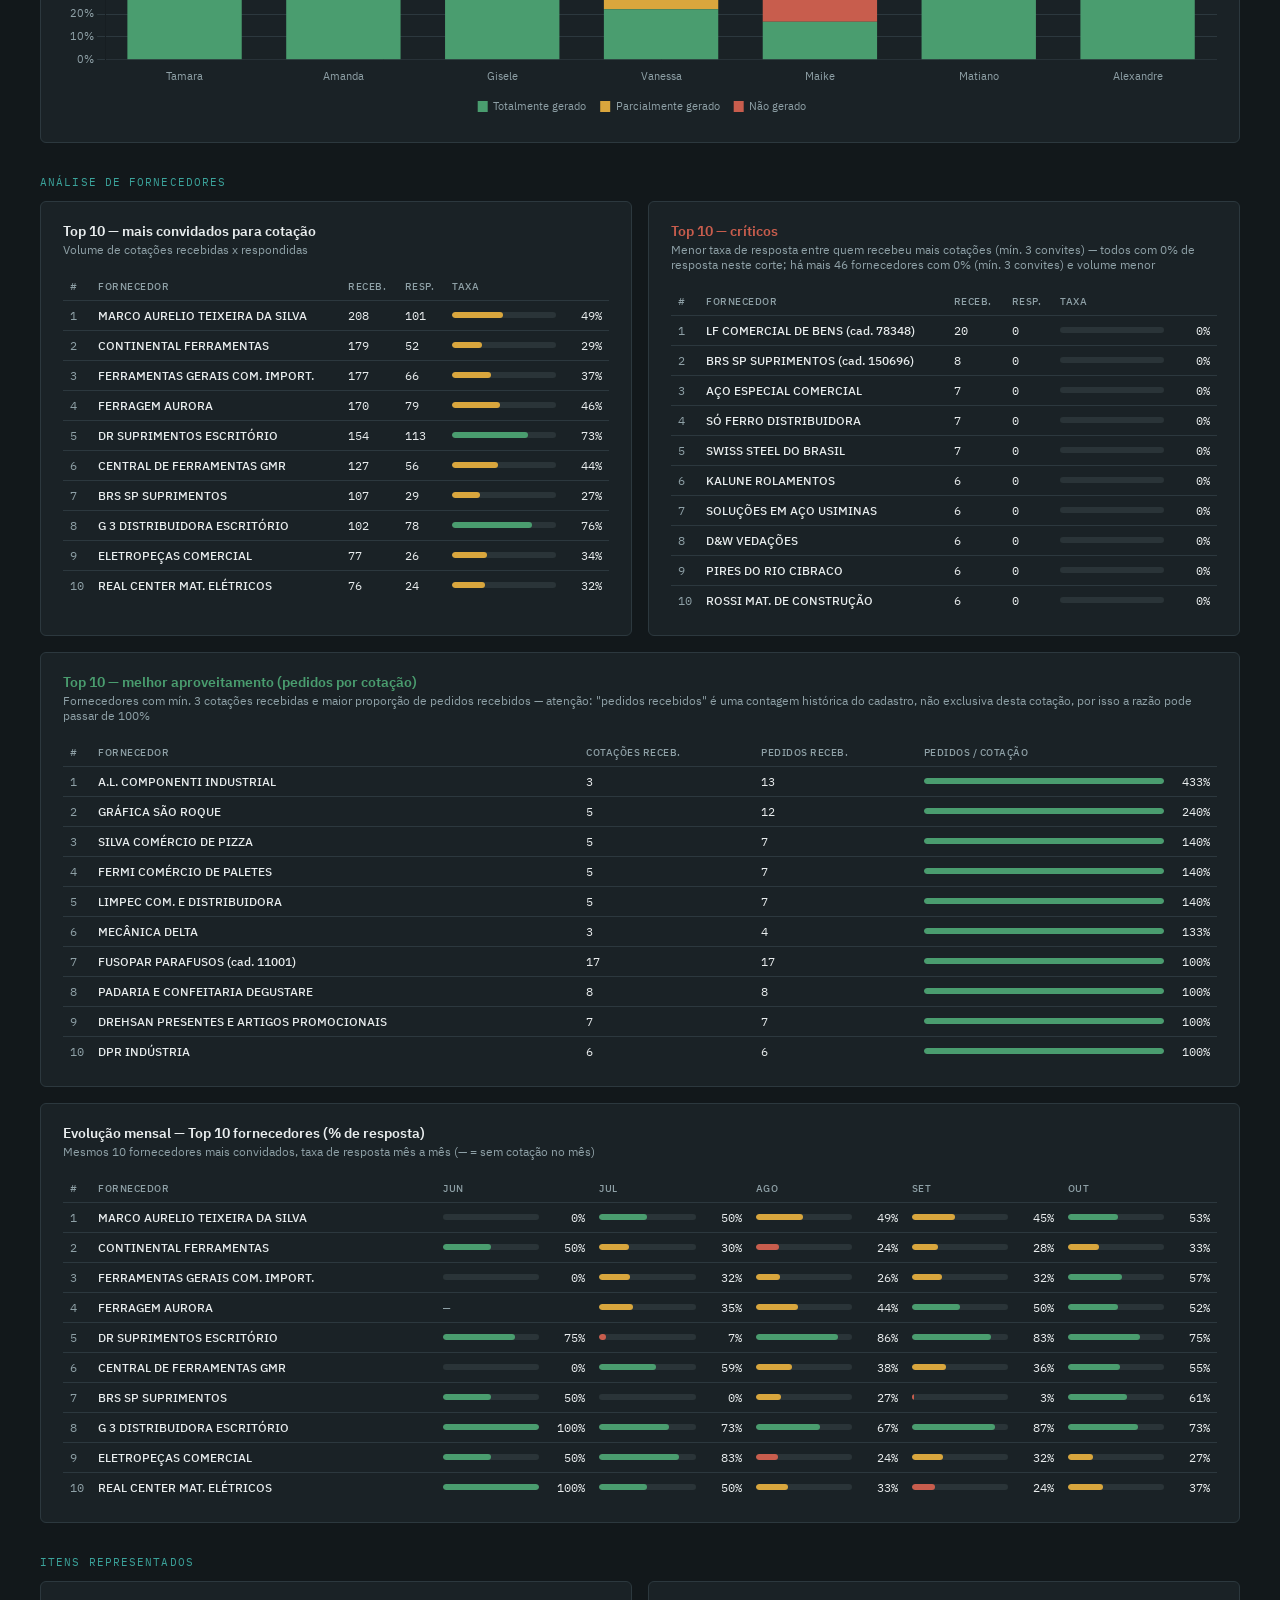
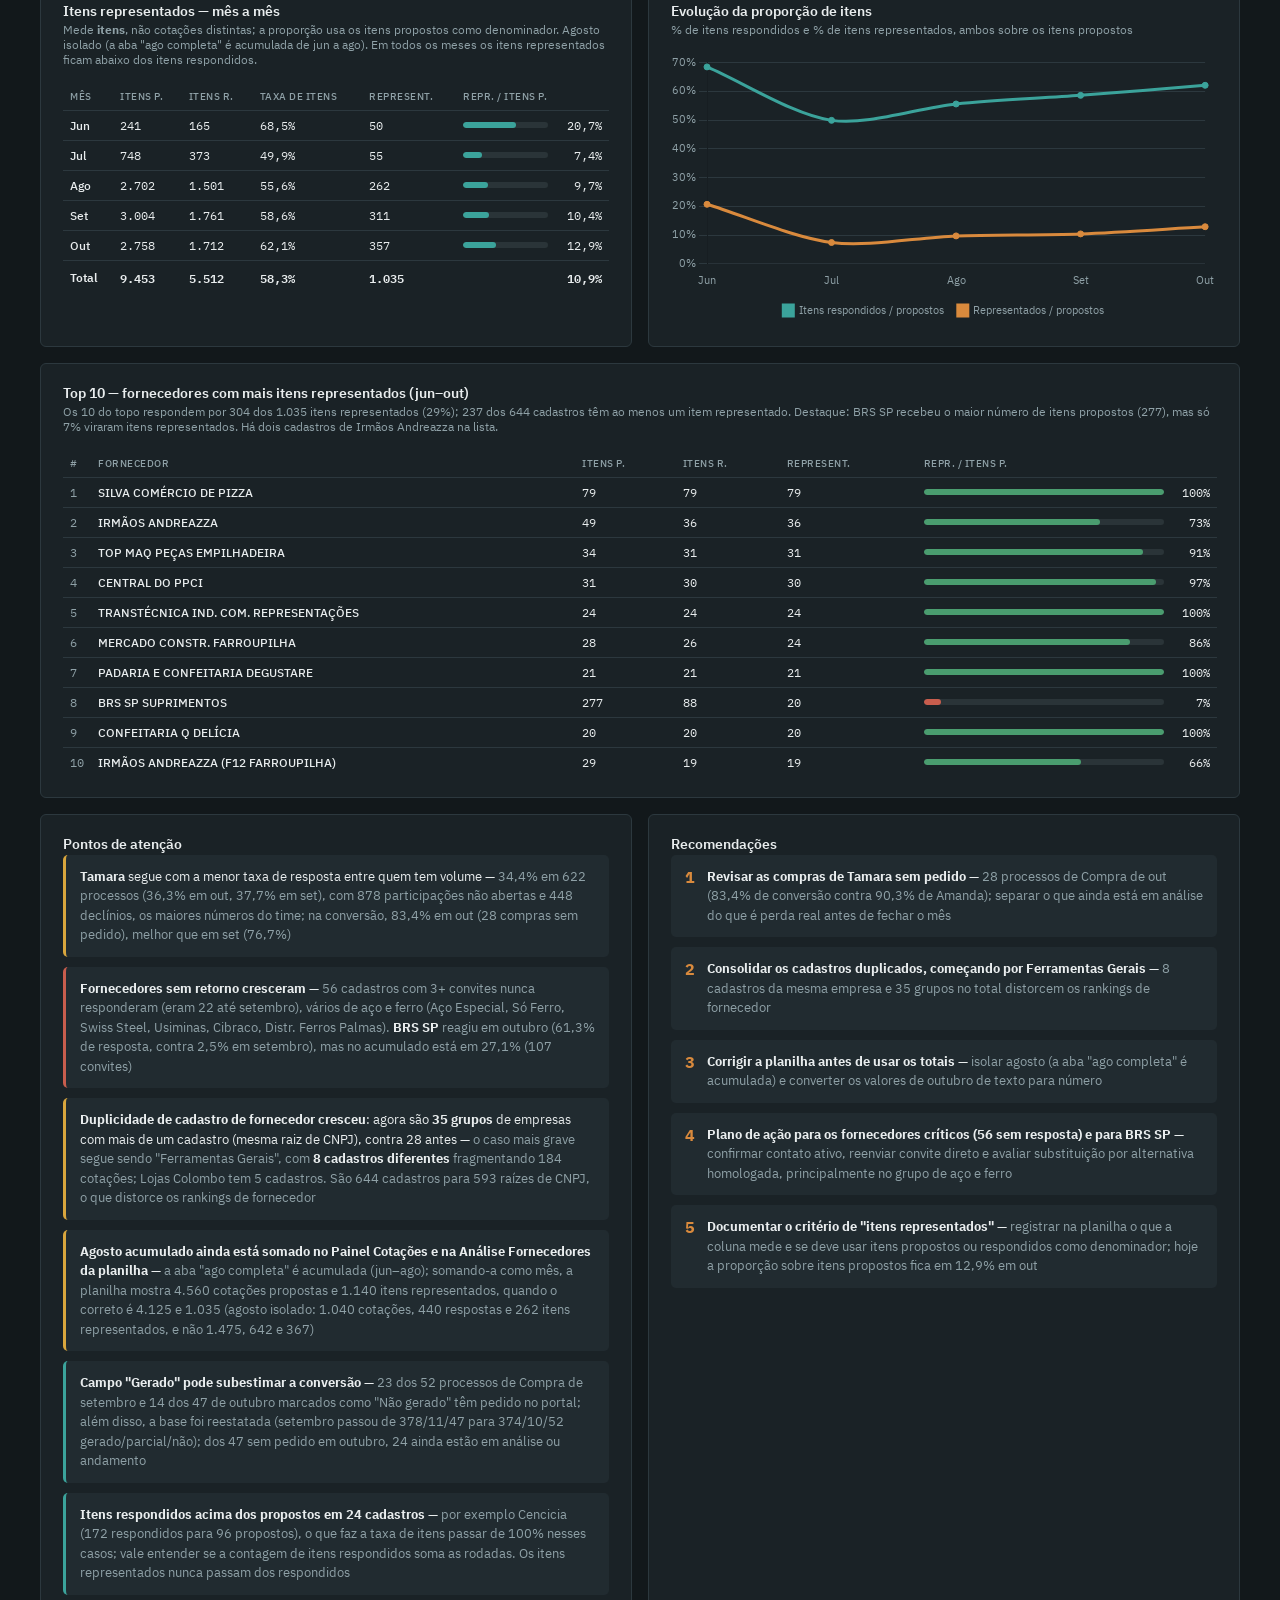
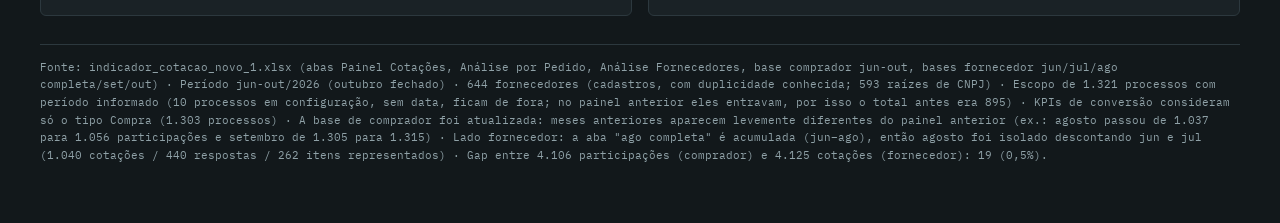
<file: paineis/cotacoes.html>
<!DOCTYPE html>
<html lang="pt-BR">
<head>
<meta charset="UTF-8">
<meta name="viewport" content="width=device-width, initial-scale=1.0">
<title>Painel de Cotações — Participação e Conversão</title>
<link href="../assets/css/fonts.css" rel="stylesheet">
<script src="../assets/libs/chart.umd.min.js"></script>
<script>window.Chart || document.write('<script src="https://cdnjs.cloudflare.com/ajax/libs/Chart.js/4.4.1/chart.umd.min.js"><\/script>');</script>
<style>
  :root{
    --bg:#12181b; --panel:#1a2226; --panel-2:#212b30; --line:#2c383e;
    --text:#e9edee; --text-dim:#8fa1a7;
    --accent:#d98a3d; --accent-2:#3ba39b;
    --verde:#4a9d6f; --amarelo:#d9a63d; --vermelho:#c85d4d; --cinza:#5b6a70;
  }
  *{box-sizing:border-box; margin:0; padding:0;}
  body{ background:var(--bg); color:var(--text); font-family:'IBM Plex Sans', sans-serif; padding:32px 40px 60px; }
  .mono{font-family:'IBM Plex Mono', monospace;}
  header{ display:flex; justify-content:space-between; align-items:flex-end; border-bottom:1px solid var(--line); padding-bottom:20px; margin-bottom:28px; flex-wrap:wrap; gap:16px; }
  .eyebrow{ font-family:'IBM Plex Mono', monospace; font-size:12px; letter-spacing:0.12em; text-transform:uppercase; color:var(--accent); margin-bottom:6px; }
  h1{ font-size:26px; font-weight:600; letter-spacing:-0.01em; }
  .period-tag{ font-family:'IBM Plex Mono', monospace; font-size:13px; color:var(--text-dim); text-align:right; }
  .period-tag strong{color:var(--text); display:block; font-size:15px; margin-bottom:2px;}
 
  .kpi-row{ display:grid; grid-template-columns:repeat(5, 1fr); gap:14px; margin-bottom:28px; }
  .kpi{ background:var(--panel); border:1px solid var(--line); border-radius:6px; padding:16px 18px; position:relative; overflow:hidden; }
  .kpi::before{ content:""; position:absolute; top:0; left:0; width:3px; height:100%; background:var(--accent); }
  .kpi.crit::before{background:var(--vermelho);}
  .kpi-label{ font-size:10.5px; text-transform:uppercase; letter-spacing:0.06em; color:var(--text-dim); margin-bottom:8px; }
  .kpi-value{ font-family:'IBM Plex Mono', monospace; font-size:25px; font-weight:600; line-height:1.1; }
  .kpi-sub{ margin-top:8px; font-size:11.5px; color:var(--text-dim); }
  .kpi-delta{ margin-top:6px; font-size:11px; font-family:'IBM Plex Mono', monospace; padding-top:6px; border-top:1px dashed var(--line); }
 
  .section-label{ font-family:'IBM Plex Mono', monospace; font-size:11px; letter-spacing:0.1em; text-transform:uppercase; color:var(--accent-2); margin:32px 0 12px; }
  .section-label:first-of-type{ margin-top:0; }
 
  .grid{ display:grid; grid-template-columns:1.3fr 1fr; gap:16px; margin-bottom:16px; }
  .grid.two{ grid-template-columns:1fr 1fr; }
  .grid.three{ grid-template-columns:1fr 1fr 1fr; }
  .panel{ background:var(--panel); border:1px solid var(--line); border-radius:6px; padding:20px 22px; }
  .panel-title{ font-size:14px; font-weight:600; margin-bottom:2px; }
  .panel-title.crit{ color:var(--vermelho); }
  .panel-title.good{ color:var(--verde); }
  .panel-title.warn{ color:var(--amarelo); }
  .panel-desc{ font-size:12px; color:var(--text-dim); margin-bottom:16px; }
  .full{grid-column:1 / -1;}
 
  table{width:100%; border-collapse:collapse; font-size:12px;}
  th{ text-align:left; font-size:10px; text-transform:uppercase; letter-spacing:0.05em; color:var(--text-dim); font-weight:500; padding:7px 7px; border-bottom:1px solid var(--line); }
  td{ padding:7px 7px; border-bottom:1px solid var(--line); font-family:'IBM Plex Mono', monospace; }
  td.name{font-family:'IBM Plex Sans', sans-serif; font-weight:500; font-size:12px;}
  td.rank{color:var(--text-dim); width:20px;}
  tr:last-child td{border-bottom:none;}
  .bar-cell{display:flex; align-items:center; gap:8px;}
  .bar-track{ flex:1; height:6px; background:#2a3438; border-radius:3px; overflow:hidden; min-width:44px; }
  .bar-fill{height:100%; border-radius:3px;}
 
  .attention-list{ display:flex; flex-direction:column; gap:10px; }
  .attention-item{ display:flex; gap:12px; align-items:flex-start; padding:12px 14px; background:var(--panel-2); border-radius:5px; border-left:3px solid var(--vermelho); }
  .attention-item.warn{border-left-color:var(--amarelo);}
  .attention-item.info{border-left-color:var(--accent-2);}
  .attention-item.good{border-left-color:var(--verde);}
  .attention-item .txt{font-size:13px; line-height:1.5; color:var(--text);}
  .attention-item .txt b{color:var(--text);}
  .attention-item .txt span{color:var(--text-dim);}
 
  .reco-list{ display:flex; flex-direction:column; gap:10px; counter-reset:reco; }
  .reco-item{ display:flex; gap:12px; padding:12px 14px; background:var(--panel-2); border-radius:5px; }
  .reco-num{ font-family:'IBM Plex Mono', monospace; font-weight:700; color:var(--accent); flex-shrink:0; }
  .reco-item .txt{font-size:13px; line-height:1.5;}
  .reco-item .txt b{color:var(--text);}
  .reco-item .txt span{color:var(--text-dim);}
 
  canvas{max-height:300px;}
  footer{ margin-top:28px; font-size:11px; color:var(--text-dim); font-family:'IBM Plex Mono', monospace; border-top:1px solid var(--line); padding-top:14px; line-height:1.6; }
 
  @media (max-width:960px){
    .kpi-row{grid-template-columns:repeat(2,1fr);}
    .grid, .grid.two, .grid.three{grid-template-columns:1fr;}
  }
  .back-link{
    display:inline-flex;
    align-items:center;
    gap:6px;
    font-family:'IBM Plex Mono', monospace;
    font-size:12px;
    color:var(--text-dim);
    text-decoration:none;
    margin-bottom:16px;
  }
  .back-link:hover{ color:var(--accent-2); }
</style>
</head>
<body>
 
<a class="back-link mono" href="../index.html">&larr; voltar ao menu</a>
<header>
  <div>
    <div class="eyebrow">Portal de Compras — Cotações</div>
    <h1>Painel de Participação e Conversão de Fornecedores</h1>
  </div>
  <div class="period-tag">
    <strong>Jun a Out/2026 (completo)</strong>
    1.321 processos · 644 fornecedores (cadastros)
  </div>
</header>
 
<div class="section-label" style="margin-top:0;">Leitura executiva</div>
<div class="grid" style="grid-template-columns:1fr; margin-bottom:22px;">
  <div class="panel">
    <div class="panel-desc" style="font-size:13px; color:var(--text); line-height:1.6; margin-bottom:0;">
      Com outubro fechado, o portal registrou <b>1.321 processos</b> e <b>4.106 participações</b>, com <b>1.944 respostas (47,3%)</b>. O volume saiu de 43 processos em junho para 434 em outubro, estável frente a setembro (442), e a taxa de resposta ficou em <b>50,0%</b>, igual à de setembro e acima de julho (43,5%) e agosto (41,3%), mas ainda abaixo de junho (55,1%). <b>Amanda</b> segue combinando escala e melhor resposta (68,5% em 660 processos; 72,4% em outubro); <b>Tamara</b> tem volume parecido (622 processos), mas registra 34,4% (36,3% em outubro, contra 37,7% em setembro). Tomadas de preço apresentam 29,6% de resposta, abaixo de Compras (47,7%). Do lado fornecedor (4.125 cotações, 1.953 respostas = 47,3%), a taxa foi de 55,1% em junho, 43,9% em julho, 42,3% em agosto, 48,8% em setembro e 50,2% em outubro. <b>Novo:</b> os itens representados somaram 357 em outubro (12,9% dos itens propostos), contra 311 (10,4%) em setembro.
    </div>
  </div>
</div>
 
<div class="kpi-row">
  <div class="kpi">
    <div class="kpi-label">Cotações recebidas</div>
    <div class="kpi-value mono">4.125</div>
    <div class="kpi-sub">soma por fornecedor (cadastro), acumulado jun–out</div>
    <div class="kpi-delta" style="color:var(--text-dim)">No mês: Set 1.331 → Out 1.319 <span style="color:var(--text-dim)">(-0,9%, com -1,8% de processos)</span></div>
  </div>
  <div class="kpi">
    <div class="kpi-label">Taxa de resposta</div>
    <div class="kpi-value mono" style="color:var(--amarelo)">47,3%</div>
    <div class="kpi-sub">1.953 de 4.125 cotações (acumulado jun–out)</div>
    <div class="kpi-delta" style="color:var(--verde)">No mês: Set 48,8% → Out 50,2% <span>(+1,4 p.p.)</span></div>
  </div>
  <div class="kpi">
    <div class="kpi-label">Pedidos gerados</div>
    <div class="kpi-value mono">1.083</div>
    <div class="kpi-sub">83,1% dos 1.303 processos do tipo Compra (acumulado jun–out)</div>
    <div class="kpi-delta" style="color:var(--text-dim)">No mês: Set 374 → Out 374 <span style="color:var(--text-dim)">(estável, com -1,6% de Compras: 436 → 429)</span></div>
  </div>
  <div class="kpi">
    <div class="kpi-label">Compras sem pedido</div>
    <div class="kpi-value mono" style="color:var(--amarelo)">176</div>
    <div class="kpi-sub">13,5% das 1.303 compras (acumulado jun–out)</div>
    <div class="kpi-delta" style="color:var(--verde)">No mês: Set 52 → Out 47 <span style="color:var(--text-dim)">(-9,6%; 24 dos 47 de out ainda estão em análise/andamento)</span></div>
  </div>
  <div class="kpi crit">
    <div class="kpi-label">Pior conversão por comprador</div>
    <div class="kpi-value mono" style="font-size:19px; color:var(--amarelo)">Tamara</div>
    <div class="kpi-sub">83,4% totalmente gerado nos 199 processos de Compra em out</div>
    <div class="kpi-delta" style="color:var(--text-dim)">Em set eram 76,7% (155 de 202); segue com o maior volume sem pedido (28 em out), à frente de Amanda (19)</div>
  </div>
</div>
 
<div class="section-label">Funil de participação</div>
<div class="grid">
  <div class="panel">
    <div class="panel-title">Funil geral</div>
    <div class="panel-desc">4.106 participações a nível de processo (jun-out, completo)</div>
    <canvas id="funnelChart"></canvas>
  </div>
  <div class="panel">
    <div class="panel-title">Composição (%)</div>
    <div class="panel-desc">Distribuição dos 4 desfechos</div>
    <canvas id="pieChart"></canvas>
  </div>
</div>
 
<div class="grid" style="grid-template-columns:1fr;">
  <div class="panel">
    <div class="panel-title">Funil por comprador</div>
    <div class="panel-desc">Composição percentual dos desfechos, por comprador responsável</div>
    <canvas id="buyerChart"></canvas>
  </div>
</div>
 
<div class="section-label">Evolução mensal</div>
<div class="grid two">
  <div class="panel">
    <div class="panel-title">Taxa de resposta mensal</div>
    <div class="panel-desc">De todo mundo convidado a participar de uma cotação, quantos % responderam — por mês. Caiu de 55,1% em junho para 43,5% em julho e 41,3% em agosto; em setembro recuperou para 50,0% e em outubro ficou estável (50,0%), ainda abaixo de junho.</div>
    <canvas id="monthlyRateChart"></canvas>
  </div>
  <div class="panel">
    <div class="panel-title">Volume mensal</div>
    <div class="panel-desc">Processos (barras) e participações/respostas (linhas) — o volume mais que dobrou de jun para jul, quase triplicou de jul para ago e cresceu mais 49% em set (296 → 442 processos); em outubro o volume ficou estável (434 processos, 1.308 participações e 654 respostas)</div>
    <canvas id="monthlyVolumeChart"></canvas>
  </div>
</div>
 
<div class="grid two">
  <div class="panel">
    <div class="panel-title">Taxa de resposta por comprador — mês a mês</div>
    <div class="panel-desc">% de respostas sobre participantes, por mês (— = sem processo no mês)</div>
    <table>
      <thead><tr><th>Comprador</th><th>Jun</th><th>Jul</th><th>Ago</th><th>Set</th><th>Out</th></tr></thead>
      <tbody>
        <tr><td class="name">Amanda</td><td class="mono" style="color:var(--verde)">52,7%</td><td class="mono" style="color:var(--verde)">76,9%</td><td class="mono" style="color:var(--verde)">66,8%</td><td class="mono" style="color:var(--verde)">67,2%</td><td class="mono" style="color:var(--verde)">72,4%</td></tr>
        <tr><td class="name">Tamara</td><td class="mono" style="color:var(--verde)">54,5%</td><td class="mono" style="color:var(--amarelo)">34,7%</td><td class="mono" style="color:var(--amarelo)">28,0%</td><td class="mono" style="color:var(--amarelo)">37,7%</td><td class="mono" style="color:var(--amarelo)">36,3%</td></tr>
        <tr><td class="name">Vanessa</td><td class="mono" style="color:var(--amarelo)">33,3%</td><td class="mono" style="color:var(--amarelo)">38,9%</td><td class="mono" style="color:var(--amarelo)">42,9%</td><td class="mono" style="color:var(--text-dim)">—</td><td class="mono" style="color:var(--text-dim)">—</td></tr>
        <tr><td class="name">Maike</td><td class="mono" style="color:var(--text-dim)">—</td><td class="mono" style="color:var(--text-dim)">—</td><td class="mono" style="color:var(--vermelho)">23,1%</td><td class="mono" style="color:var(--verde)">100,0%</td><td class="mono" style="color:var(--verde)">100,0%</td></tr>
        <tr><td class="name">Matiano</td><td class="mono" style="color:var(--text-dim)">—</td><td class="mono" style="color:var(--verde)">100,0%</td><td class="mono" style="color:var(--verde)">100,0%</td><td class="mono" style="color:var(--verde)">100,0%</td><td class="mono" style="color:var(--verde)">100,0%</td></tr>
        <tr><td class="name">Alexandre</td><td class="mono" style="color:var(--text-dim)">—</td><td class="mono" style="color:var(--text-dim)">—</td><td class="mono" style="color:var(--text-dim)">—</td><td class="mono" style="color:var(--verde)">55,0%</td><td class="mono" style="color:var(--amarelo)">33,3%</td></tr>
      </tbody>
    </table>
  </div>
  <div class="panel">
    <div class="panel-title">Conversão em pedido (Compra) — mês a mês</div>
    <div class="panel-desc">Distribuição dos processos de Compra por desfecho, por mês</div>
    <table>
      <thead><tr><th>Mês</th><th>Processos</th><th>Totalmente</th><th>Parcialmente</th><th>Não gerado</th><th style="width:26%">% totalmente</th></tr></thead>
      <tbody>
        <tr><td class="name">Jun</td><td class="mono">43</td><td class="mono" style="color:var(--verde)">28</td><td class="mono" style="color:var(--amarelo)">0</td><td class="mono" style="color:var(--vermelho)">15</td><td class="mono">65,1%</td></tr>
        <tr><td class="name">Jul</td><td class="mono">101</td><td class="mono" style="color:var(--verde)">81</td><td class="mono" style="color:var(--amarelo)">6</td><td class="mono" style="color:var(--vermelho)">14</td><td class="mono">80,2%</td></tr>
        <tr><td class="name">Ago</td><td class="mono">294</td><td class="mono" style="color:var(--verde)">226</td><td class="mono" style="color:var(--amarelo)">20</td><td class="mono" style="color:var(--vermelho)">48</td><td class="mono">76,9%</td></tr>
        <tr><td class="name">Set</td><td class="mono">436</td><td class="mono" style="color:var(--verde)">374</td><td class="mono" style="color:var(--amarelo)">10</td><td class="mono" style="color:var(--vermelho)">52</td><td class="mono">85,8%</td></tr>
        <tr><td class="name">Out</td><td class="mono">429</td><td class="mono" style="color:var(--verde)">374</td><td class="mono" style="color:var(--amarelo)">8</td><td class="mono" style="color:var(--vermelho)">47</td><td class="mono">87,2%</td></tr>
      </tbody>
    </table>
  </div>
</div>
 
<div class="section-label">Rodadas de cotação</div>
<div class="grid two">
  <div class="panel">
    <div class="panel-title">Processos com mais de uma rodada — comparativo mensal</div>
    <div class="panel-desc">Quando uma cotação não resolve na 1ª rodada, o comprador reabre convite (2ª, 3ª rodada...). As bases de comprador e de fornecedor ficam próximas (4.106 participações x 4.125 cotações), então as recotações não parecem inflar a contagem.</div>
    <table>
      <thead><tr><th>Mês</th><th>Processos</th><th>1 rodada</th><th>2+ rodadas</th><th style="width:24%">% com 2+ rodadas</th></tr></thead>
      <tbody>
        <tr><td class="name">Jun</td><td class="mono">43</td><td class="mono">43</td><td class="mono">0</td><td class="mono" style="color:var(--verde)">0,0%</td></tr>
        <tr><td class="name">Jul</td><td class="mono">106</td><td class="mono">90</td><td class="mono">16</td><td class="mono" style="color:var(--amarelo)">15,1%</td></tr>
        <tr><td class="name">Ago</td><td class="mono">296</td><td class="mono">255</td><td class="mono">41</td><td class="mono" style="color:var(--amarelo)">13,9%</td></tr>
        <tr><td class="name">Set</td><td class="mono">442</td><td class="mono">379</td><td class="mono">63</td><td class="mono" style="color:var(--amarelo)">14,3%</td></tr>
        <tr><td class="name">Out</td><td class="mono">434</td><td class="mono">397</td><td class="mono">37</td><td class="mono" style="color:var(--amarelo)">8,5%</td></tr>
      </tbody>
    </table>
    <div class="panel-desc" style="margin-top:10px; margin-bottom:0;">As 157 recotações (jul–out) são <b>100% do tipo Compra</b> — nenhuma Tomada de preço ou Contrato precisou de rodada extra. A parcela de processos com 2+ rodadas foi de 14,3% em setembro (63 de 442) e caiu para 8,5% em outubro (37 de 434), a menor desde julho.</div>
  </div>
  <div class="panel">
    <div class="panel-title">Distribuição por número de rodadas</div>
    <div class="panel-desc">Quantos processos tiveram 1, 2, 3, 4 ou 5+ rodadas de cotação, por mês</div>
    <canvas id="roundsChart"></canvas>
  </div>
</div>
 
<div class="section-label">Conversão em pedido</div>
<div class="grid" style="grid-template-columns:1fr;">
  <div class="panel">
    <div class="panel-title">Cotações por tipo</div>
    <div class="panel-desc">"Tomada de preço" e "Contrato" são pesquisa de mercado/negociação — não precisam virar pedido. Só "Compra" entra na meta de conversão.</div>
    <table>
      <thead><tr><th>Tipo</th><th>Processos</th><th>Participantes</th><th>Média/cotação</th><th>Responderam</th><th>Totalmente gerado</th><th>Parcialmente</th><th>Não gerado</th><th style="width:18%">Precisa converter?</th></tr></thead>
      <tbody>
        <tr>
          <td class="name">Compra</td>
          <td class="mono">1.303</td>
          <td class="mono">4.017</td>
          <td class="mono">3,08</td>
          <td class="mono">1.916</td>
          <td class="mono" style="color:var(--verde)">1.083</td>
          <td class="mono" style="color:var(--amarelo)">44</td>
          <td class="mono" style="color:var(--vermelho)">176</td>
          <td><span class="status-ok" style="color:var(--verde)">Sim</span></td>
        </tr>
        <tr>
          <td class="name">Tomada de preço</td>
          <td class="mono">13</td>
          <td class="mono">81</td>
          <td class="mono">6,23</td>
          <td class="mono">24</td>
          <td class="mono">0</td>
          <td class="mono">0</td>
          <td class="mono">13</td>
          <td><span style="color:var(--text-dim)">Não — pesquisa de mercado</span></td>
        </tr>
        <tr>
          <td class="name">Contrato</td>
          <td class="mono">5</td>
          <td class="mono">8</td>
          <td class="mono">1,60</td>
          <td class="mono">4</td>
          <td class="mono">0</td>
          <td class="mono">0</td>
          <td class="mono">5</td>
          <td><span style="color:var(--text-dim)">Não — negociação à parte</span></td>
        </tr>
        <tr style="border-top:1px solid var(--line);">
          <td class="name" style="font-weight:600;">Total / média geral</td>
          <td class="mono" style="font-weight:600;">1.321</td>
          <td class="mono" style="font-weight:600;">4.106</td>
          <td class="mono" style="font-weight:600;">3,11</td>
          <td class="mono" style="font-weight:600;">1.944</td>
          <td class="mono" style="font-weight:600;">1.083</td>
          <td class="mono" style="font-weight:600;">44</td>
          <td class="mono" style="font-weight:600;">194</td>
          <td></td>
        </tr>
      </tbody>
    </table>
  </div>
</div>
 
<div class="grid" style="grid-template-columns:1fr;">
  <div class="panel">
    <div class="panel-title">Cotação virou pedido? — por comprador (só tipo Compra)</div>
    <div class="panel-desc">% de processos totalmente gerados, parcialmente gerados ou não gerados</div>
    <canvas id="conversionChart"></canvas>
  </div>
</div>
 
<div class="section-label">Análise de fornecedores</div>
<div class="grid two">
  <div class="panel">
    <div class="panel-title">Top 10 — mais convidados para cotação</div>
    <div class="panel-desc">Volume de cotações recebidas x respondidas</div>
    <table>
      <thead><tr><th>#</th><th>Fornecedor</th><th>Receb.</th><th>Resp.</th><th style="width:30%">Taxa</th></tr></thead>
      <tbody id="topTableBody"></tbody>
    </table>
  </div>
  <div class="panel">
    <div class="panel-title crit">Top 10 — críticos</div>
    <div class="panel-desc">Menor taxa de resposta entre quem recebeu mais cotações (mín. 3 convites) — todos com 0% de resposta neste corte; há mais 46 fornecedores com 0% (mín. 3 convites) e volume menor</div>
    <table>
      <thead><tr><th>#</th><th>Fornecedor</th><th>Receb.</th><th>Resp.</th><th style="width:30%">Taxa</th></tr></thead>
      <tbody id="critTableBody"></tbody>
    </table>
  </div>
</div>
 
<div class="grid" style="grid-template-columns:1fr;">
  <div class="panel">
    <div class="panel-title good">Top 10 — melhor aproveitamento (pedidos por cotação)</div>
    <div class="panel-desc">Fornecedores com mín. 3 cotações recebidas e maior proporção de pedidos recebidos — atenção: "pedidos recebidos" é uma contagem histórica do cadastro, não exclusiva desta cotação, por isso a razão pode passar de 100%</div>
    <table>
      <thead><tr><th>#</th><th>Fornecedor</th><th>Cotações receb.</th><th>Pedidos receb.</th><th style="width:26%">Pedidos / cotação</th></tr></thead>
      <tbody id="convTableBody"></tbody>
    </table>
  </div>
</div>
 
<div class="grid" style="grid-template-columns:1fr;">
  <div class="panel">
    <div class="panel-title">Evolução mensal — Top 10 fornecedores (% de resposta)</div>
    <div class="panel-desc">Mesmos 10 fornecedores mais convidados, taxa de resposta mês a mês (— = sem cotação no mês)</div>
    <table>
      <thead><tr><th>#</th><th>Fornecedor</th><th>Jun</th><th>Jul</th><th>Ago</th><th>Set</th><th>Out</th></tr></thead>
      <tbody id="topSupplierMonthlyTableBody"></tbody>
    </table>
  </div>
</div>
 
<div class="section-label">Itens representados</div>
<div class="grid two">
  <div class="panel">
    <div class="panel-title">Itens representados — mês a mês</div>
    <div class="panel-desc">Mede <b>itens</b>, não cotações distintas; a proporção usa os itens propostos como denominador. Agosto isolado (a aba &quot;ago completa&quot; é acumulada de jun a ago). Em todos os meses os itens representados ficam abaixo dos itens respondidos.</div>
    <table>
      <thead><tr><th>Mês</th><th>Itens P.</th><th>Itens R.</th><th>Taxa de itens</th><th>Represent.</th><th style="width:28%">Repr. / itens P.</th></tr></thead>
      <tbody id="itemsTableBody"></tbody>
    </table>
  </div>
  <div class="panel">
    <div class="panel-title">Evolução da proporção de itens</div>
    <div class="panel-desc">% de itens respondidos e % de itens representados, ambos sobre os itens propostos</div>
    <canvas id="itemsChart"></canvas>
  </div>
</div>
<div class="grid" style="grid-template-columns:1fr;">
  <div class="panel">
    <div class="panel-title">Top 10 — fornecedores com mais itens representados (jun–out)</div>
    <div class="panel-desc">Os 10 do topo respondem por 304 dos 1.035 itens representados (29%); 237 dos 644 cadastros têm ao menos um item representado. Destaque: BRS SP recebeu o maior número de itens propostos (277), mas só 7% viraram itens representados. Há dois cadastros de Irmãos Andreazza na lista.</div>
    <table>
      <thead><tr><th>#</th><th>Fornecedor</th><th>Itens P.</th><th>Itens R.</th><th>Represent.</th><th style="width:26%">Repr. / itens P.</th></tr></thead>
      <tbody id="itemsTopTableBody"></tbody>
    </table>
  </div>
</div>
<div class="grid two">
  <div class="panel">
    <div class="panel-title">Pontos de atenção</div>
    <div class="attention-list">
      <div class="attention-item warn">
        <div class="txt"><b>Tamara</b> segue com a menor taxa de resposta entre quem tem volume — <span>34,4% em 622 processos (36,3% em out, 37,7% em set), com 878 participações não abertas e 448 declínios, os maiores números do time; na conversão, 83,4% em out (28 compras sem pedido), melhor que em set (76,7%)</span></div>
      </div>
      <div class="attention-item">
        <div class="txt"><b>Fornecedores sem retorno cresceram</b> — <span>56 cadastros com 3+ convites nunca responderam (eram 22 até setembro), vários de aço e ferro (Aço Especial, Só Ferro, Swiss Steel, Usiminas, Cibraco, Distr. Ferros Palmas). <b>BRS SP</b> reagiu em outubro (61,3% de resposta, contra 2,5% em setembro), mas no acumulado está em 27,1% (107 convites)</span></div>
      </div>
      <div class="attention-item warn">
        <div class="txt"><b>Duplicidade de cadastro de fornecedor cresceu</b>: agora são <b>35 grupos</b> de empresas com mais de um cadastro (mesma raiz de CNPJ), contra 28 antes — <span>o caso mais grave segue sendo &quot;Ferramentas Gerais&quot;, com <b>8 cadastros diferentes</b> fragmentando 184 cotações; Lojas Colombo tem 5 cadastros. São 644 cadastros para 593 raízes de CNPJ, o que distorce os rankings de fornecedor</span></div>
      </div>
      <div class="attention-item warn">
        <div class="txt"><b>Agosto acumulado ainda está somado no Painel Cotações e na Análise Fornecedores da planilha</b> — <span>a aba &quot;ago completa&quot; é acumulada (jun–ago); somando-a como mês, a planilha mostra 4.560 cotações propostas e 1.140 itens representados, quando o correto é 4.125 e 1.035 (agosto isolado: 1.040 cotações, 440 respostas e 262 itens representados, e não 1.475, 642 e 367)</span></div>
      </div>
      <div class="attention-item info">
        <div class="txt"><b>Campo &quot;Gerado&quot; pode subestimar a conversão</b> — <span>23 dos 52 processos de Compra de setembro e 14 dos 47 de outubro marcados como &quot;Não gerado&quot; têm pedido no portal; além disso, a base foi reestatada (setembro passou de 378/11/47 para 374/10/52 gerado/parcial/não); dos 47 sem pedido em outubro, 24 ainda estão em análise ou andamento</span></div>
      </div>
      <div class="attention-item info">
        <div class="txt"><b>Itens respondidos acima dos propostos em 24 cadastros</b> — <span>por exemplo Cencicia (172 respondidos para 96 propostos), o que faz a taxa de itens passar de 100% nesses casos; vale entender se a contagem de itens respondidos soma as rodadas. Os itens representados nunca passam dos respondidos</span></div>
      </div>
    </div>
  </div>
  <div class="panel">
    <div class="panel-title">Recomendações</div>
    <div class="reco-list">
      <div class="reco-item"><span class="reco-num">1</span><div class="txt"><b>Revisar as compras de Tamara sem pedido</b> — <span>28 processos de Compra de out (83,4% de conversão contra 90,3% de Amanda); separar o que ainda está em análise do que é perda real antes de fechar o mês</span></div></div>
      <div class="reco-item"><span class="reco-num">2</span><div class="txt"><b>Consolidar os cadastros duplicados, começando por Ferramentas Gerais</b> — <span>8 cadastros da mesma empresa e 35 grupos no total distorcem os rankings de fornecedor</span></div></div>
      <div class="reco-item"><span class="reco-num">3</span><div class="txt"><b>Corrigir a planilha antes de usar os totais</b> — <span>isolar agosto (a aba &quot;ago completa&quot; é acumulada) e converter os valores de outubro de texto para número</span></div></div>
      <div class="reco-item"><span class="reco-num">4</span><div class="txt"><b>Plano de ação para os fornecedores críticos (56 sem resposta) e para BRS SP</b> — <span>confirmar contato ativo, reenviar convite direto e avaliar substituição por alternativa homologada, principalmente no grupo de aço e ferro</span></div></div>
      <div class="reco-item"><span class="reco-num">5</span><div class="txt"><b>Documentar o critério de &quot;itens representados&quot;</b> — <span>registrar na planilha o que a coluna mede e se deve usar itens propostos ou respondidos como denominador; hoje a proporção sobre itens propostos fica em 12,9% em out</span></div></div>
    </div>
  </div>
</div>
 
<footer>
  Fonte: indicador_cotacao_novo_1.xlsx (abas Painel Cotações, Análise por Pedido, Análise Fornecedores, base comprador jun-out, bases fornecedor jun/jul/ago completa/set/out) · Período jun-out/2026 (outubro fechado) · 644 fornecedores (cadastros, com duplicidade conhecida; 593 raízes de CNPJ) · Escopo de 1.321 processos com período informado (10 processos em configuração, sem data, ficam de fora; no painel anterior eles entravam, por isso o total antes era 895) · KPIs de conversão consideram só o tipo Compra (1.303 processos) · A base de comprador foi atualizada: meses anteriores aparecem levemente diferentes do painel anterior (ex.: agosto passou de 1.037 para 1.056 participações e setembro de 1.305 para 1.315) · Lado fornecedor: a aba "ago completa" é acumulada (jun–ago), então agosto foi isolado descontando jun e jul (1.040 cotações / 440 respostas / 262 itens representados) · Gap entre 4.106 participações (comprador) e 4.125 cotações (fornecedor): 19 (0,5%).
</footer>
 
<script>
Chart.defaults.color = '#8fa1a7';
Chart.defaults.font.family = "'IBM Plex Sans', sans-serif";
Chart.defaults.font.size = 11;
 
// ---- Funil geral ----
new Chart(document.getElementById('funnelChart'), {
  type: 'bar',
  data: {
    labels: ['Participantes', 'Responderam', 'Não abriram', 'Declinaram', 'Abriram s/ resp.'],
    datasets: [{ data: [4106, 1944, 1109, 575, 478], backgroundColor: ['#5b6a70', '#4a9d6f', '#d9a63d', '#c85d4d', '#8fa1a7'], borderRadius: 3 }]
  },
  options: {
    indexAxis: 'y',
    plugins: { legend: { display: false } },
    scales: { x: { beginAtZero: true, grid: { color: '#2c383e' } }, y: { grid: { display: false } } }
  }
});
 
// ---- Pie ----
new Chart(document.getElementById('pieChart'), {
  type: 'doughnut',
  data: {
    labels: ['Responderam', 'Não abriram', 'Declinaram', 'Abriram s/ resp.'],
    datasets: [{ data: [1944, 1109, 575, 478], backgroundColor: ['#4a9d6f', '#d9a63d', '#c85d4d', '#8fa1a7'], borderColor: '#1a2226', borderWidth: 2 }]
  },
  options: { plugins: { legend: { position: 'bottom', labels: { boxWidth: 10, padding: 14 } } } }
});
 
// ---- Funil por comprador ----
const buyers = [
  { name: 'Amanda', part:1519, na:210, asr:144, resp:1040, decl:125 },
  { name: 'Tamara', part:2505, na:878, asr:317, resp:862, decl:448 },
  { name: 'Vanessa', part:28, na:8, asr:9, resp:11, decl:0 },
  { name: 'Gisele', part:10, na:2, asr:0, resp:8, decl:0 },
  { name: 'Maike', part:15, na:7, asr:3, resp:5, decl:0 },
  { name: 'Matiano', part:6, na:0, asr:0, resp:6, decl:0 },
  { name: 'Alexandre', part:23, na:4, asr:5, resp:12, decl:2 },
];
new Chart(document.getElementById('buyerChart'), {
  type: 'bar',
  data: {
    labels: buyers.map(b => b.name),
    datasets: [
      { label: 'Responderam', data: buyers.map(b => +(b.resp/b.part*100).toFixed(1)), backgroundColor: '#4a9d6f' },
      { label: 'Não abriram', data: buyers.map(b => +(b.na/b.part*100).toFixed(1)), backgroundColor: '#d9a63d' },
      { label: 'Declinaram', data: buyers.map(b => +(b.decl/b.part*100).toFixed(1)), backgroundColor: '#c85d4d' },
      { label: 'Abriram s/ resp.', data: buyers.map(b => +(b.asr/b.part*100).toFixed(1)), backgroundColor: '#8fa1a7' },
    ]
  },
  options: {
    plugins: { legend: { position: 'bottom', labels: { boxWidth: 10, padding: 14 } } },
    scales: {
      x: { stacked: true, grid: { display: false } },
      y: { stacked: true, beginAtZero: true, max: 100, ticks: { callback: v => v + '%' }, grid: { color: '#2c383e' } }
    }
  }
});
 
// ---- Evolução mensal: taxa de resposta ----
new Chart(document.getElementById('monthlyRateChart'), {
  type: 'line',
  data: {
    labels: ['Jun', 'Jul', 'Ago', 'Set', 'Out'],
    datasets: [
      { label: 'Taxa de resposta', data: [55.1, 43.5, 41.3, 50.0, 50.0], borderColor: '#3ba39b', backgroundColor: '#3ba39b', tension: 0.3 },
    ]
  },
  options: {
    plugins: { legend: { display: false } },
    scales: {
      y: { beginAtZero: false, ticks: { callback: v => v + '%' }, grid: { color: '#2c383e' } },
      x: { grid: { display: false } }
    }
  }
});
 
// ---- Evolução mensal: volume (processos + participações + respostas) ----
new Chart(document.getElementById('monthlyVolumeChart'), {
  data: {
    labels: ['Jun', 'Jul', 'Ago', 'Set', 'Out'],
    datasets: [
      { type: 'bar', label: 'Processos', data: [43, 106, 296, 442, 434], backgroundColor: '#5b6a70', yAxisID: 'y' },
      { type: 'line', label: 'Participações', data: [98, 329, 1056, 1315, 1308], borderColor: '#4a9d6f', backgroundColor: '#4a9d6f', tension: 0.3, yAxisID: 'y1' },
      { type: 'line', label: 'Respostas', data: [54, 143, 436, 657, 654], borderColor: '#d9a63d', backgroundColor: '#d9a63d', tension: 0.3, yAxisID: 'y1' },
    ]
  },
  options: {
    plugins: { legend: { position: 'bottom', labels: { boxWidth: 10, padding: 14 } } },
    scales: {
      x: { grid: { display: false } },
      y: { position: 'left', beginAtZero: true, grid: { color: '#2c383e' } },
      y1: { position: 'right', beginAtZero: true, grid: { display: false } }
    }
  }
});
 
// ---- Rodadas de cotação por mês ----
new Chart(document.getElementById('roundsChart'), {
  type: 'bar',
  data: {
    labels: ['Jun', 'Jul', 'Ago', 'Set', 'Out'],
    datasets: [
      { label: '1 rodada', data: [43, 90, 255, 379, 397], backgroundColor: '#5b6a70' },
      { label: '2 rodadas', data: [0, 10, 14, 34, 22], backgroundColor: '#3ba39b' },
      { label: '3 rodadas', data: [0, 2, 19, 9, 9], backgroundColor: '#d9a63d' },
      { label: '4 rodadas', data: [0, 3, 2, 10, 5], backgroundColor: '#d98a3d' },
      { label: '5+ rodadas', data: [0, 1, 6, 10, 1], backgroundColor: '#c85d4d' },
    ]
  },
  options: {
    plugins: { legend: { position: 'bottom', labels: { boxWidth: 10, padding: 14 } } },
    scales: {
      x: { stacked: true, grid: { display: false } },
      y: { stacked: true, beginAtZero: true, grid: { color: '#2c383e' } }
    }
  }
});
 
// ---- Evolução mensal Top 10 fornecedores (% resposta) — mesmo estilo do Top 10 ----
function renderMonthlyTable(id, rows) {
  const tbody = document.getElementById(id);
  const cell = (pct) => {
    if (pct === null) {
      return `<td><span class="mono" style="color:var(--text-dim)">—</span></td>`;
    }
    const color = pct >= 50 ? 'var(--verde)' : (pct >= 25 ? 'var(--amarelo)' : 'var(--vermelho)');
    return `
      <td>
        <div class="bar-cell">
          <div class="bar-track"><div class="bar-fill" style="width:${Math.min(pct,100)}%; background:${color}"></div></div>
          <span class="mono" style="min-width:38px; text-align:right;">${pct.toFixed(0)}%</span>
        </div>
      </td>`;
  };
  rows.forEach((row, i) => {
    const { name, jun, jul, ago, set, out } = row;
    const tr = document.createElement('tr');
    tr.innerHTML = `
      <td class="rank mono">${i+1}</td>
      <td class="name">${name}</td>
      ${cell(jun)}
      ${cell(jul)}
      ${cell(ago)}
      ${cell(set)}
      ${cell(out)}`;
    tbody.appendChild(tr);
  });
}
renderMonthlyTable('topSupplierMonthlyTableBody', [
  { name: 'MARCO AURELIO TEIXEIRA DA SILVA', jun: 0.0, jul: 50.0, ago: 49.1, set: 45.3, out: 52.5 },
  { name: 'CONTINENTAL FERRAMENTAS', jun: 50.0, jul: 30.4, ago: 24.4, set: 27.5, out: 32.8 },
  { name: 'FERRAMENTAS GERAIS COM. IMPORT.', jun: 0.0, jul: 32.0, ago: 25.6, set: 31.5, out: 56.6 },
  { name: 'FERRAGEM AURORA', jun: null, jul: 34.5, ago: 44.4, set: 50.0, out: 52.1 },
  { name: 'DR SUPRIMENTOS ESCRITÓRIO', jun: 75.0, jul: 6.7, ago: 86.1, set: 83.0, out: 75.0 },
  { name: 'CENTRAL DE FERRAMENTAS GMR', jun: 0.0, jul: 58.8, ago: 37.8, set: 35.9, out: 54.5 },
  { name: 'BRS SP SUPRIMENTOS', jun: 50.0, jul: 0.0, ago: 26.7, set: 2.5, out: 61.3 },
  { name: 'G 3 DISTRIBUIDORA ESCRITÓRIO', jun: 100.0, jul: 72.7, ago: 66.7, set: 86.7, out: 73.3 },
  { name: 'ELETROPEÇAS COMERCIAL', jun: 50.0, jul: 83.3, ago: 23.5, set: 32.4, out: 26.7 },
  { name: 'REAL CENTER MAT. ELÉTRICOS', jun: 100.0, jul: 50.0, ago: 33.3, set: 24.2, out: 36.8 },
]);
 
// ---- Conversão em pedido por comprador (só tipo Compra) ----
const conv = [
  { name: 'Tamara', total:478, parcial:21, nao:116 },
  { name: 'Amanda', total:588, parcial:22, nao:47 },
  { name: 'Gisele', total:6, parcial:0, nao:1 },
  { name: 'Vanessa', total:2, parcial:1, nao:6 },
  { name: 'Maike', total:1, parcial:0, nao:5 },
  { name: 'Matiano', total:5, parcial:0, nao:1 },
  { name: 'Alexandre', total:3, parcial:0, nao:0 },
];
new Chart(document.getElementById('conversionChart'), {
  type: 'bar',
  data: {
    labels: conv.map(c => c.name),
    datasets: [
      { label: 'Totalmente gerado', data: conv.map(c => {const t=c.total+c.parcial+c.nao; return t? +(c.total/t*100).toFixed(1):0;}), backgroundColor: '#4a9d6f' },
      { label: 'Parcialmente gerado', data: conv.map(c => {const t=c.total+c.parcial+c.nao; return t? +(c.parcial/t*100).toFixed(1):0;}), backgroundColor: '#d9a63d' },
      { label: 'Não gerado', data: conv.map(c => {const t=c.total+c.parcial+c.nao; return t? +(c.nao/t*100).toFixed(1):0;}), backgroundColor: '#c85d4d' },
    ]
  },
  options: {
    plugins: { legend: { position: 'bottom', labels: { boxWidth: 10, padding: 14 } } },
    scales: {
      x: { stacked: true, grid: { display: false } },
      y: { stacked: true, beginAtZero: true, max: 100, ticks: { callback: v => v + '%' }, grid: { color: '#2c383e' } }
    }
  }
});
 
function renderTable(id, rows, ratioIdx, capAt100) {
  const tbody = document.getElementById(id);
  rows.forEach((row, i) => {
    const [name, a, b] = row;
    let pct = a ? (b / a * 100) : 0;
    const displayPct = capAt100 ? Math.min(pct, 100) : pct;
    const color = pct >= 50 ? 'var(--verde)' : (pct >= 25 ? 'var(--amarelo)' : 'var(--vermelho)');
    const tr = document.createElement('tr');
    tr.innerHTML = `
      <td class="rank mono">${i+1}</td>
      <td class="name">${name}</td>
      <td class="mono">${a}</td>
      <td class="mono">${b}</td>
      <td>
        <div class="bar-cell">
          <div class="bar-track"><div class="bar-fill" style="width:${Math.min(displayPct,100)}%; background:${color}"></div></div>
          <span class="mono" style="min-width:38px; text-align:right;">${pct.toFixed(0)}%</span>
        </div>
      </td>`;
    tbody.appendChild(tr);
  });
}
 
renderTable('topTableBody', [
  ['MARCO AURELIO TEIXEIRA DA SILVA', 208, 101],
  ['CONTINENTAL FERRAMENTAS', 179, 52],
  ['FERRAMENTAS GERAIS COM. IMPORT.', 177, 66],
  ['FERRAGEM AURORA', 170, 79],
  ['DR SUPRIMENTOS ESCRITÓRIO', 154, 113],
  ['CENTRAL DE FERRAMENTAS GMR', 127, 56],
  ['BRS SP SUPRIMENTOS', 107, 29],
  ['G 3 DISTRIBUIDORA ESCRITÓRIO', 102, 78],
  ['ELETROPEÇAS COMERCIAL', 77, 26],
  ['REAL CENTER MAT. ELÉTRICOS', 76, 24],
]);
 
renderTable('critTableBody', [
  ['LF COMERCIAL DE BENS (cad. 78348)', 20, 0],
  ['BRS SP SUPRIMENTOS (cad. 150696)', 8, 0],
  ['AÇO ESPECIAL COMERCIAL', 7, 0],
  ['SÓ FERRO DISTRIBUIDORA', 7, 0],
  ['SWISS STEEL DO BRASIL', 7, 0],
  ['KALUNE ROLAMENTOS', 6, 0],
  ['SOLUÇÕES EM AÇO USIMINAS', 6, 0],
  ['D&W VEDAÇÕES', 6, 0],
  ['PIRES DO RIO CIBRACO', 6, 0],
  ['ROSSI MAT. DE CONSTRUÇÃO', 6, 0],
]);
 
renderTable('convTableBody', [
  ['A.L. COMPONENTI INDUSTRIAL', 3, 13],
  ['GRÁFICA SÃO ROQUE', 5, 12],
  ['SILVA COMÉRCIO DE PIZZA', 5, 7],
  ['FERMI COMÉRCIO DE PALETES', 5, 7],
  ['LIMPEC COM. E DISTRIBUIDORA', 5, 7],
  ['MECÂNICA DELTA', 3, 4],
  ['FUSOPAR PARAFUSOS (cad. 11001)', 17, 17],
  ['PADARIA E CONFEITARIA DEGUSTARE', 8, 8],
  ['DREHSAN PRESENTES E ARTIGOS PROMOCIONAIS', 7, 7],
  ['DPR INDÚSTRIA', 6, 6],
], null, false);

// ---- Itens representados (nova análise) ----
const itemsMonthly = [
  { mes:'Jun', ip:241,  ir:165,  rep:50 },
  { mes:'Jul', ip:748,  ir:373,  rep:55 },
  { mes:'Ago', ip:2702, ir:1501, rep:262 },
  { mes:'Set', ip:3004, ir:1761, rep:311 },
  { mes:'Out', ip:2758, ir:1712, rep:357 },
];
const fmtInt = n => n.toLocaleString('pt-BR');
const fmtPct = v => v.toFixed(1).replace('.', ',') + '%';
const itemsBody = document.getElementById('itemsTableBody');
itemsMonthly.forEach(m => {
  const taxa = m.ir / m.ip * 100, rp = m.rep / m.ip * 100;
  const tr = document.createElement('tr');
  tr.innerHTML = `
    <td class="name">${m.mes}</td>
    <td class="mono">${fmtInt(m.ip)}</td>
    <td class="mono">${fmtInt(m.ir)}</td>
    <td class="mono">${fmtPct(taxa)}</td>
    <td class="mono">${fmtInt(m.rep)}</td>
    <td><div class="bar-cell"><div class="bar-track"><div class="bar-fill" style="width:${Math.min(rp*3,100)}%; background:#3ba39b"></div></div><span class="mono" style="min-width:46px; text-align:right;">${fmtPct(rp)}</span></div></td>`;
  itemsBody.appendChild(tr);
});
{
  const tIp = itemsMonthly.reduce((a,m)=>a+m.ip,0), tIr = itemsMonthly.reduce((a,m)=>a+m.ir,0), tRep = itemsMonthly.reduce((a,m)=>a+m.rep,0);
  const tr = document.createElement('tr');
  tr.style.borderTop = '1px solid var(--line)';
  tr.innerHTML = `<td class="name" style="font-weight:600;">Total</td><td class="mono" style="font-weight:600;">${fmtInt(tIp)}</td><td class="mono" style="font-weight:600;">${fmtInt(tIr)}</td><td class="mono" style="font-weight:600;">${fmtPct(tIr/tIp*100)}</td><td class="mono" style="font-weight:600;">${fmtInt(tRep)}</td><td class="mono" style="font-weight:600; text-align:right;">${fmtPct(tRep/tIp*100)}</td>`;
  itemsBody.appendChild(tr);
}
new Chart(document.getElementById('itemsChart'), {
  type: 'line',
  data: {
    labels: itemsMonthly.map(m => m.mes),
    datasets: [
      { label: 'Itens respondidos / propostos', data: itemsMonthly.map(m => +(m.ir/m.ip*100).toFixed(1)), borderColor: '#3ba39b', backgroundColor: '#3ba39b', tension: 0.3 },
      { label: 'Representados / propostos', data: itemsMonthly.map(m => +(m.rep/m.ip*100).toFixed(1)), borderColor: '#d98a3d', backgroundColor: '#d98a3d', tension: 0.3 },
    ]
  },
  options: {
    plugins: { legend: { position: 'bottom', labels: { boxWidth: 10, padding: 14 } } },
    scales: {
      y: { beginAtZero: true, ticks: { callback: v => v + '%' }, grid: { color: '#2c383e' } },
      x: { grid: { display: false } }
    }
  }
});
const itemsTop = [
  ['SILVA COMÉRCIO DE PIZZA', 79, 79, 79],
  ['IRMÃOS ANDREAZZA', 49, 36, 36],
  ['TOP MAQ PEÇAS EMPILHADEIRA', 34, 31, 31],
  ['CENTRAL DO PPCI', 31, 30, 30],
  ['TRANSTÉCNICA IND. COM. REPRESENTAÇÕES', 24, 24, 24],
  ['MERCADO CONSTR. FARROUPILHA', 28, 26, 24],
  ['PADARIA E CONFEITARIA DEGUSTARE', 21, 21, 21],
  ['BRS SP SUPRIMENTOS', 277, 88, 20],
  ['CONFEITARIA Q DELÍCIA', 20, 20, 20],
  ['IRMÃOS ANDREAZZA (F12 FARROUPILHA)', 29, 19, 19],
];
const itemsTopBody = document.getElementById('itemsTopTableBody');
itemsTop.forEach(([name, ip, ir, rep], i) => {
  const rp = rep / ip * 100;
  const color = rp >= 50 ? 'var(--verde)' : (rp >= 25 ? 'var(--amarelo)' : 'var(--vermelho)');
  const tr = document.createElement('tr');
  tr.innerHTML = `
    <td class="rank mono">${i+1}</td>
    <td class="name">${name}</td>
    <td class="mono">${ip}</td>
    <td class="mono">${ir}</td>
    <td class="mono">${rep}</td>
    <td><div class="bar-cell"><div class="bar-track"><div class="bar-fill" style="width:${Math.min(rp,100)}%; background:${color}"></div></div><span class="mono" style="min-width:38px; text-align:right;">${rp.toFixed(0)}%</span></div></td>`;
  itemsTopBody.appendChild(tr);
});
</script>
 
</body>
</html>
</file>
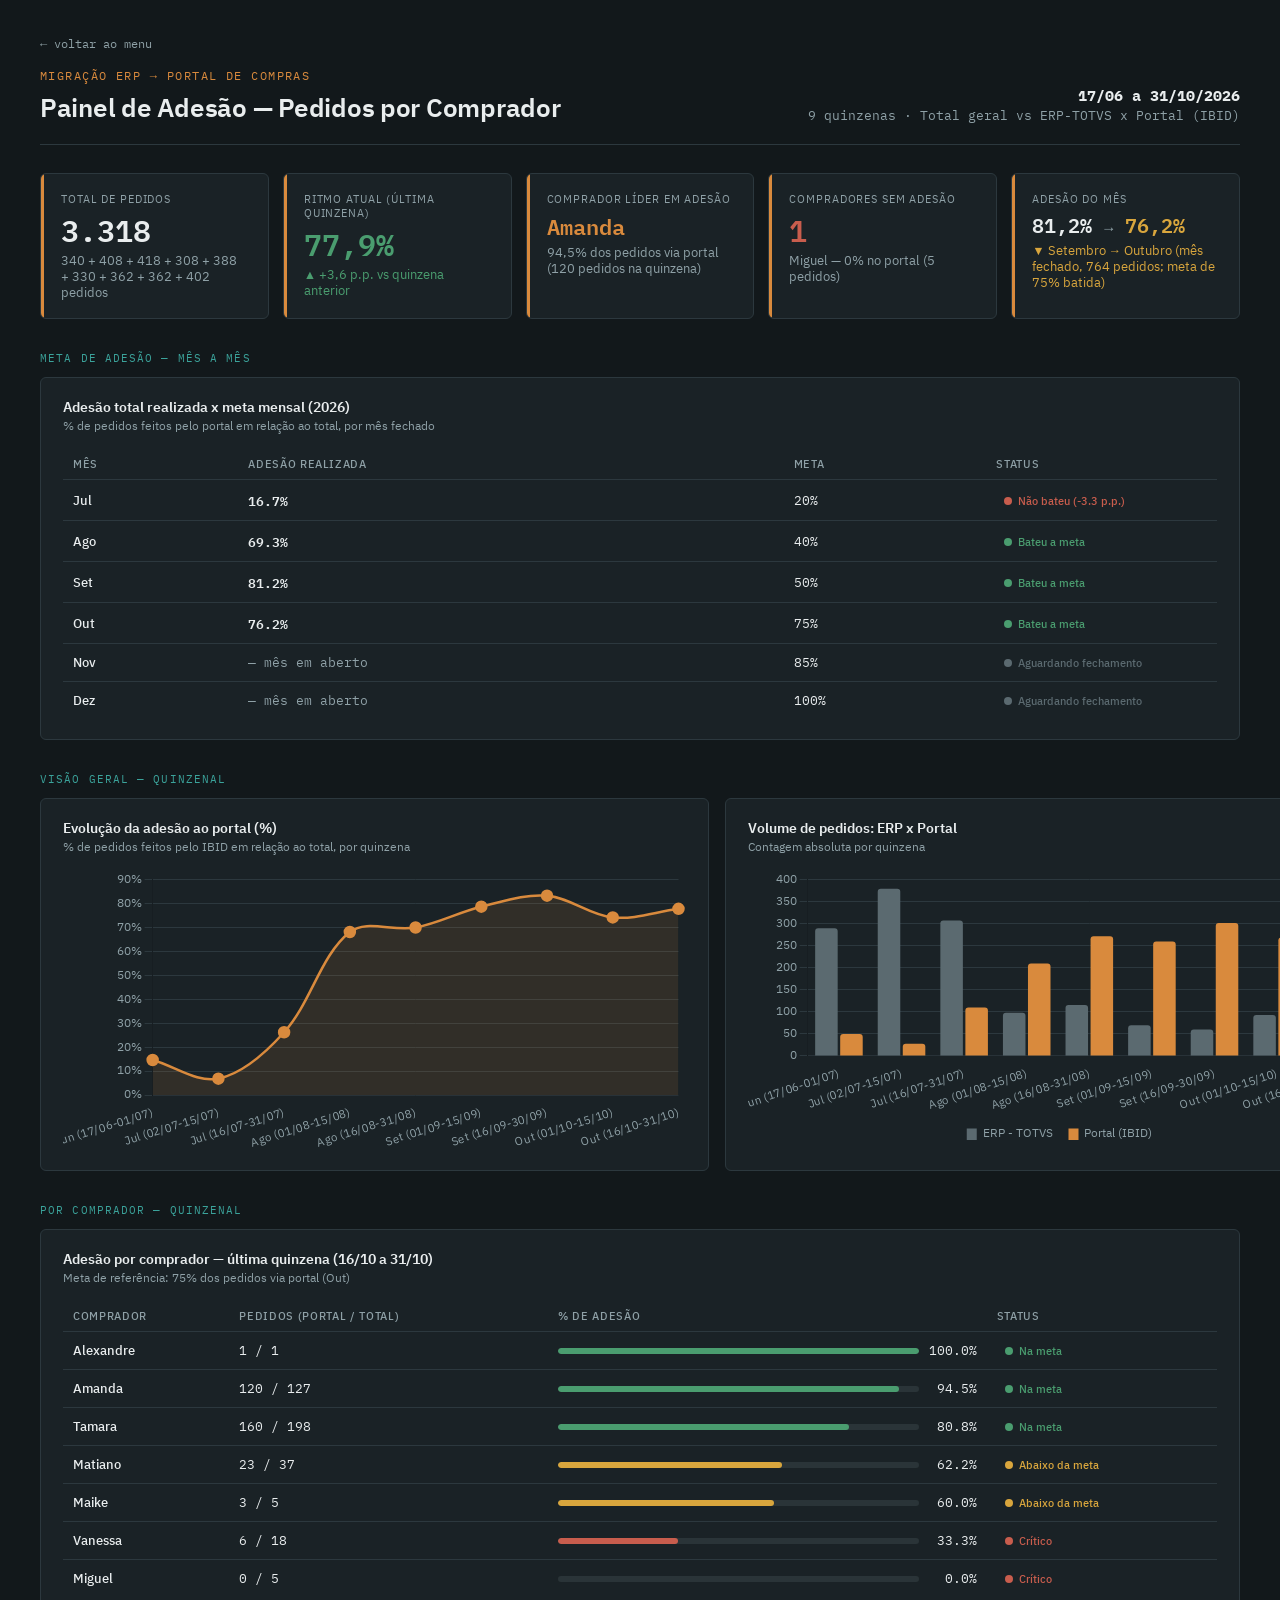
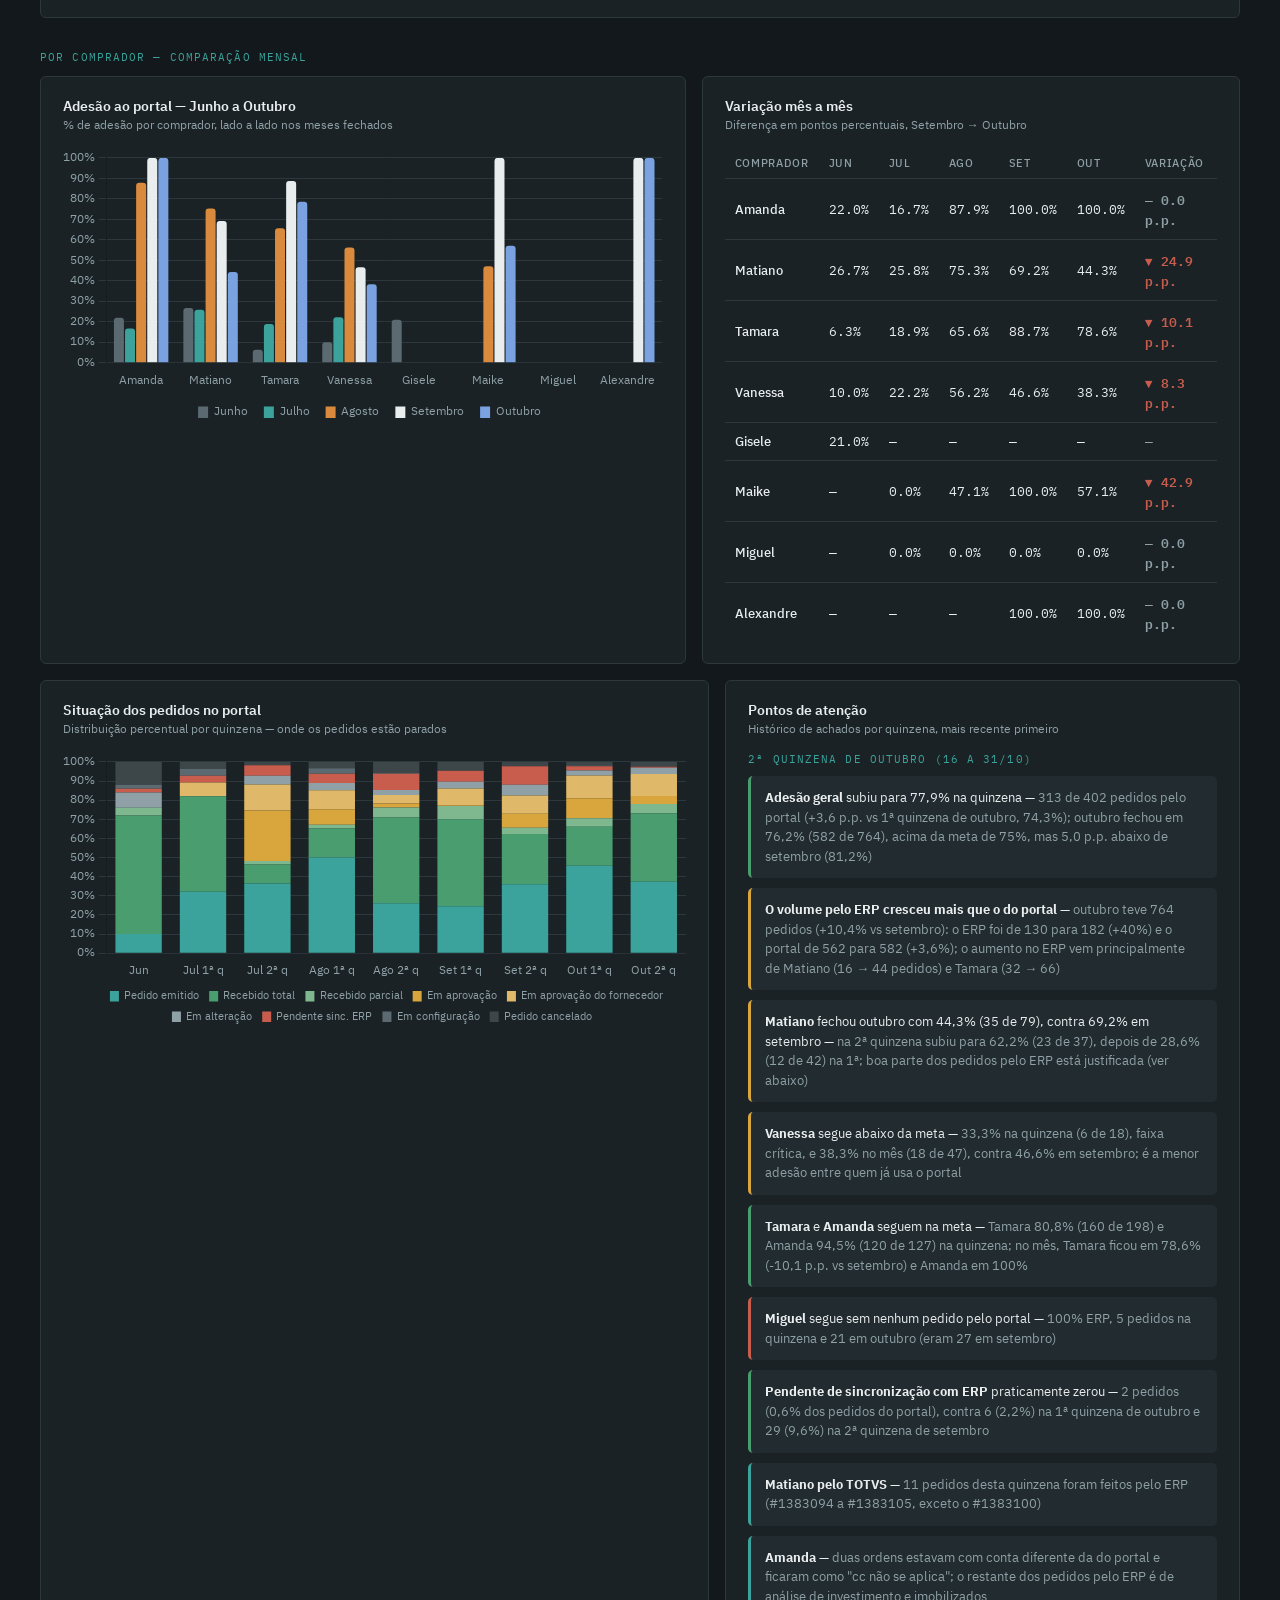
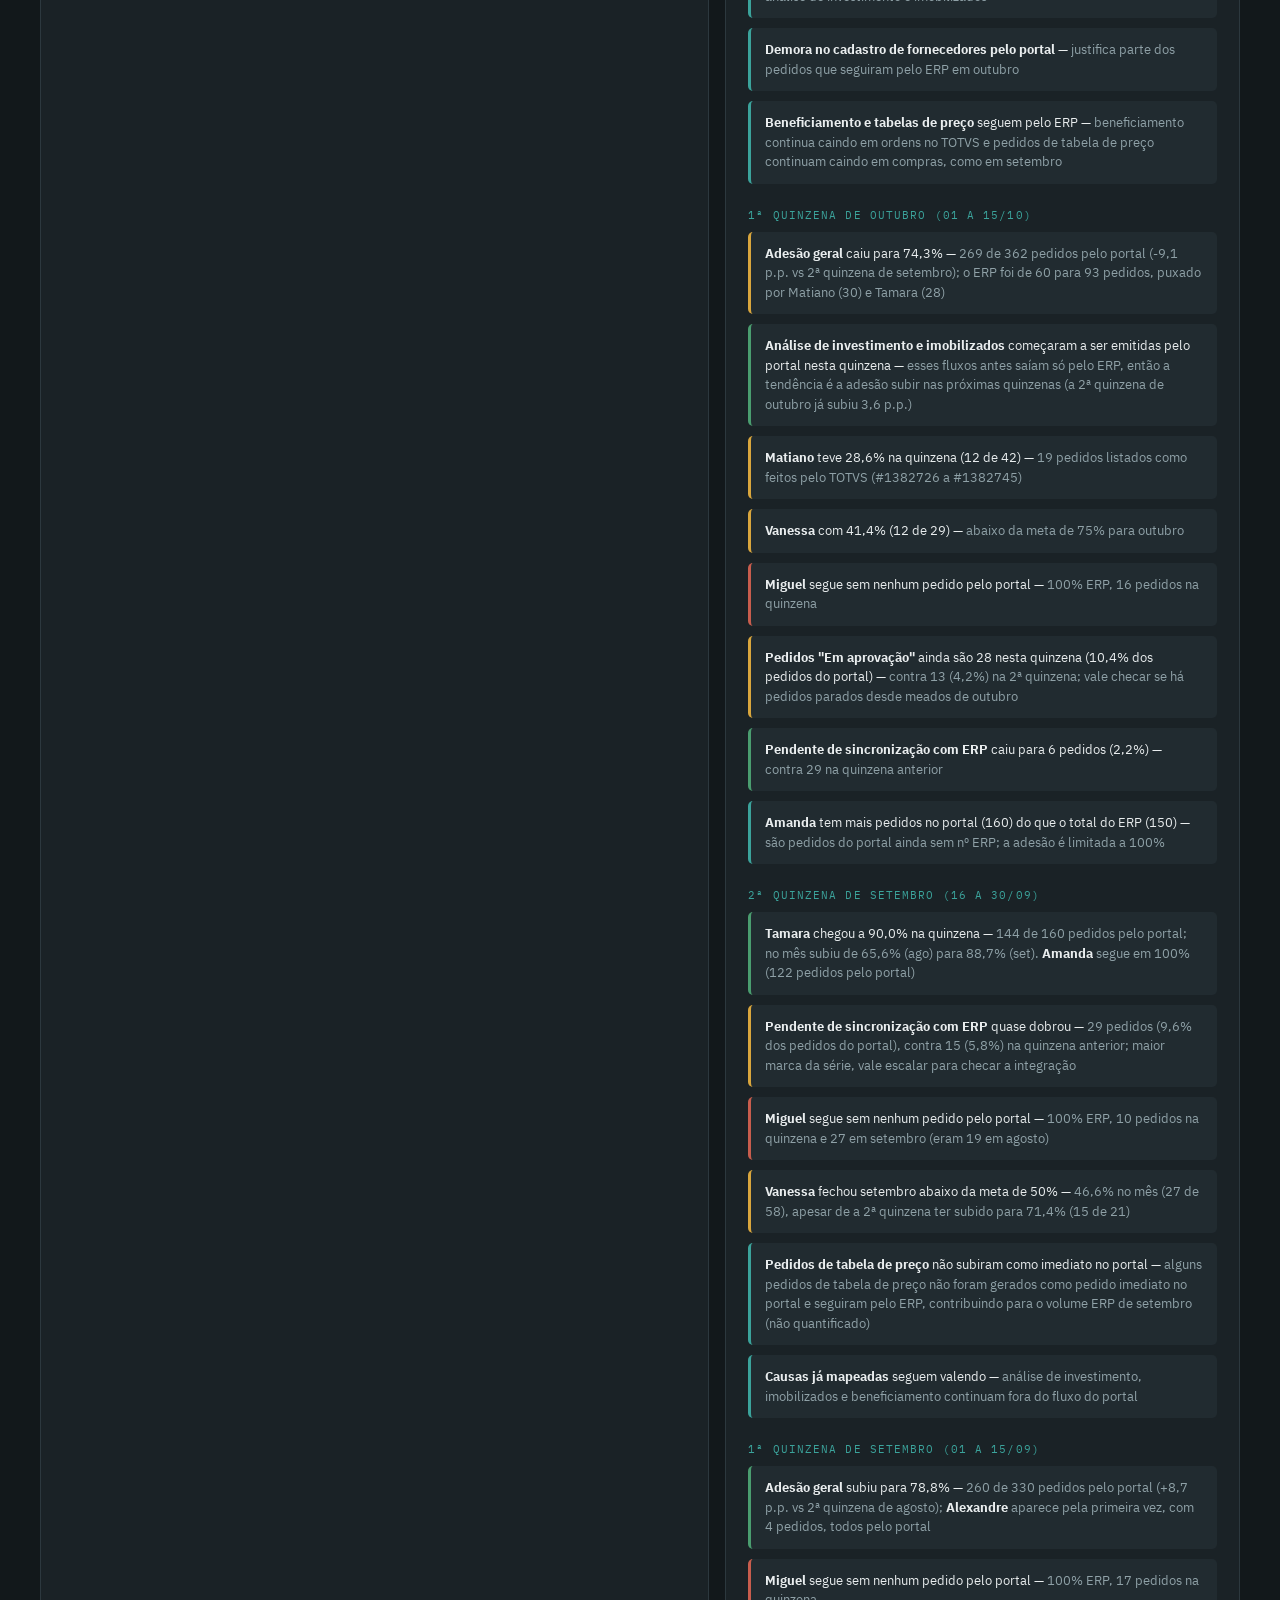
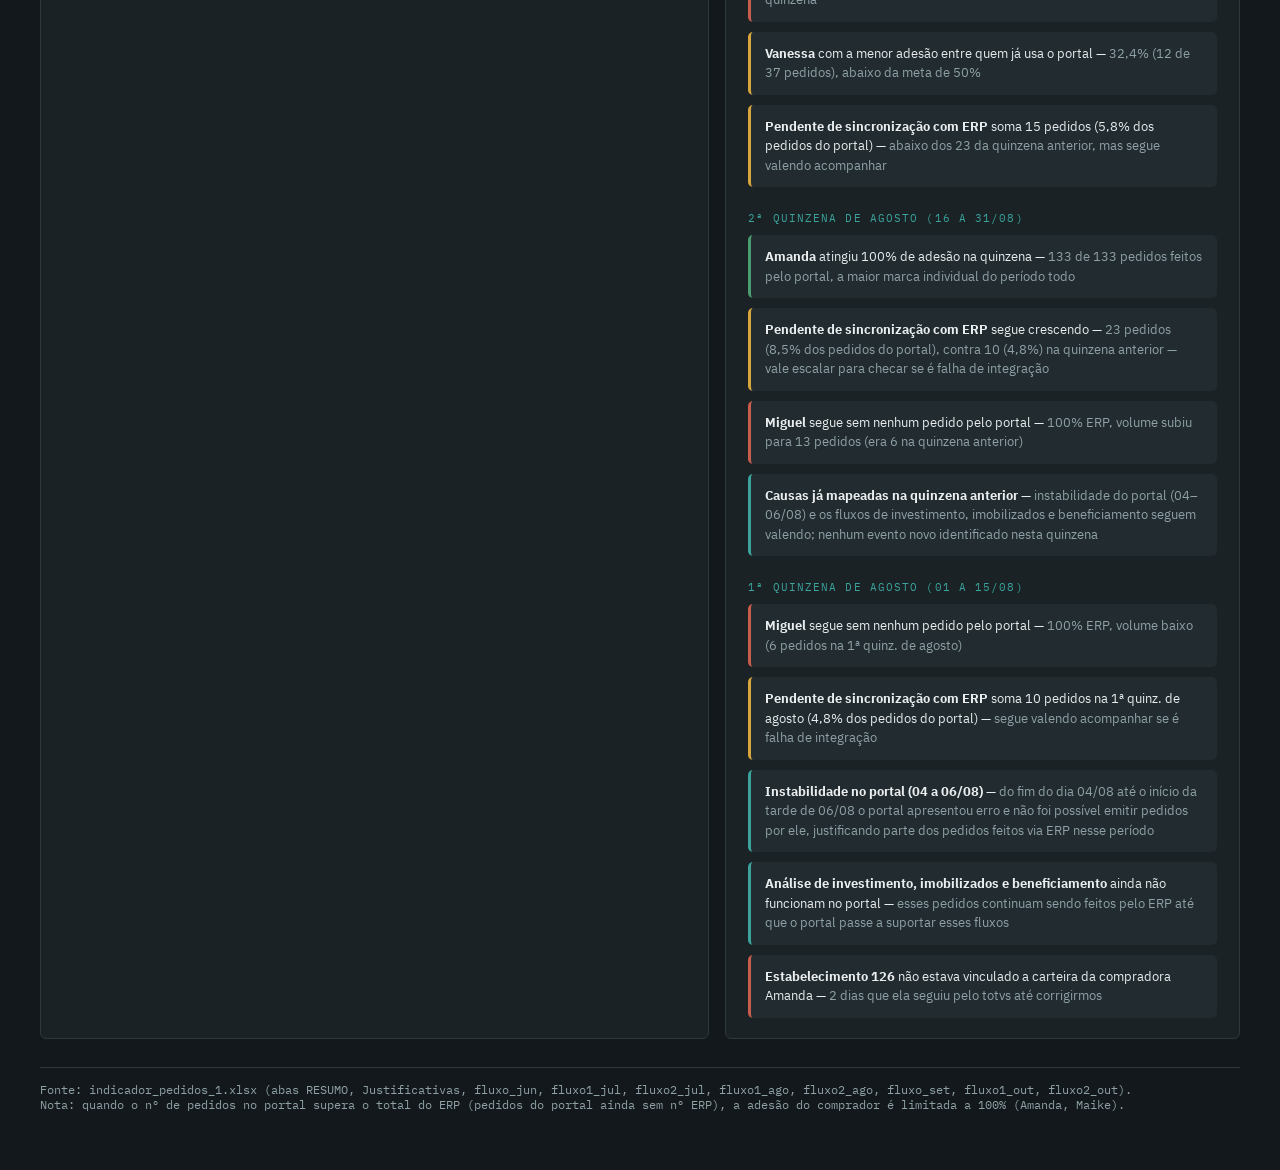
<file: paineis/pedidos.html>
<!DOCTYPE html>
<html lang="pt-BR">
<head>
<meta charset="UTF-8">
<meta name="viewport" content="width=device-width, initial-scale=1.0">
<title>Painel de Adesão ao Portal de Compras</title>
<link href="../assets/css/fonts.css" rel="stylesheet">
<script src="../assets/libs/chart.umd.min.js"></script>
<style>
  :root{
    --bg:#12181b;
    --panel:#1a2226;
    --panel-2:#212b30;
    --line:#2c383e;
    --text:#e9edee;
    --text-dim:#8fa1a7;
    --accent:#d98a3d;
    --accent-2:#3ba39b;
    --verde:#4a9d6f;
    --amarelo:#d9a63d;
    --vermelho:#c85d4d;
    --cinza:#5b6a70;
  }
  *{box-sizing:border-box; margin:0; padding:0;}
  body{
    background:var(--bg);
    color:var(--text);
    font-family:'IBM Plex Sans', sans-serif;
    padding:32px 40px 60px;
  }
  .mono{font-family:'IBM Plex Mono', monospace;}
  header{
    display:flex;
    justify-content:space-between;
    align-items:flex-end;
    border-bottom:1px solid var(--line);
    padding-bottom:20px;
    margin-bottom:28px;
    flex-wrap:wrap;
    gap:16px;
  }
  .eyebrow{
    font-family:'IBM Plex Mono', monospace;
    font-size:12px;
    letter-spacing:0.12em;
    text-transform:uppercase;
    color:var(--accent);
    margin-bottom:6px;
  }
  h1{
    font-size:26px;
    font-weight:600;
    letter-spacing:-0.01em;
  }
  .period-tag{
    font-family:'IBM Plex Mono', monospace;
    font-size:13px;
    color:var(--text-dim);
    text-align:right;
  }
  .period-tag strong{color:var(--text); display:block; font-size:15px; margin-bottom:2px;}
 
  .kpi-row{
    display:grid;
    grid-template-columns:repeat(5, 1fr);
    gap:14px;
    margin-bottom:28px;
  }
  .section-label{
    font-family:'IBM Plex Mono', monospace;
    font-size:11px;
    letter-spacing:0.1em;
    text-transform:uppercase;
    color:var(--accent-2);
    margin:32px 0 12px;
  }
  .section-label:first-of-type{ margin-top:0; }
  .kpi{
    background:var(--panel);
    border:1px solid var(--line);
    border-radius:6px;
    padding:18px 20px;
    position:relative;
    overflow:hidden;
  }
  .kpi::before{
    content:"";
    position:absolute;
    top:0; left:0;
    width:3px; height:100%;
    background:var(--accent);
  }
  .kpi-label{
    font-size:11px;
    text-transform:uppercase;
    letter-spacing:0.08em;
    color:var(--text-dim);
    margin-bottom:8px;
  }
  .kpi-value{
    font-family:'IBM Plex Mono', monospace;
    font-size:30px;
    font-weight:600;
    line-height:1;
  }
  .kpi-sub{
    margin-top:8px;
    font-size:12.5px;
    color:var(--text-dim);
  }
  .kpi-sub.up{color:var(--verde);}
  .kpi-sub.down{color:var(--vermelho);}
 
  .grid{
    display:grid;
    grid-template-columns:1.3fr 1fr;
    gap:16px;
    margin-bottom:16px;
  }
  .panel{
    background:var(--panel);
    border:1px solid var(--line);
    border-radius:6px;
    padding:20px 22px;
  }
  .panel-title{
    font-size:14px;
    font-weight:600;
    margin-bottom:2px;
  }
  .panel-desc{
    font-size:12px;
    color:var(--text-dim);
    margin-bottom:16px;
  }
  .full{grid-column:1 / -1;}
 
  /* Buyer table */
  table{width:100%; border-collapse:collapse; font-size:13px;}
  th{
    text-align:left;
    font-size:11px;
    text-transform:uppercase;
    letter-spacing:0.06em;
    color:var(--text-dim);
    font-weight:500;
    padding:8px 10px;
    border-bottom:1px solid var(--line);
  }
  td{
    padding:10px 10px;
    border-bottom:1px solid var(--line);
    font-family:'IBM Plex Mono', monospace;
  }
  td.name{font-family:'IBM Plex Sans', sans-serif; font-weight:500;}
  tr:last-child td{border-bottom:none;}
  .bar-cell{display:flex; align-items:center; gap:10px;}
  .bar-track{
    flex:1;
    height:6px;
    background:#2a3438;
    border-radius:3px;
    overflow:hidden;
    min-width:60px;
  }
  .bar-fill{height:100%; border-radius:3px;}
  .dot{
    display:inline-block;
    width:8px; height:8px;
    border-radius:50%;
    margin-right:6px;
  }
  .status-badge{
    font-family:'IBM Plex Sans', sans-serif;
    font-size:11px;
    padding:3px 8px;
    border-radius:20px;
    font-weight:500;
  }
 
  .attention-list{
    display:flex;
    flex-direction:column;
    gap:10px;
  }
  .attention-item{
    display:flex;
    gap:12px;
    align-items:flex-start;
    padding:12px 14px;
    background:var(--panel-2);
    border-radius:5px;
    border-left:3px solid var(--vermelho);
  }
  .attention-item.warn{border-left-color:var(--amarelo);}
  .attention-item.info{border-left-color:var(--accent-2);}
  .attention-item .txt{font-size:13px; line-height:1.5; color:var(--text);}
  .attention-item .txt b{color:var(--text);}
  .attention-item .txt span{color:var(--text-dim);}
 
  canvas{max-height:280px;}
 
  footer{
    margin-top:28px;
    font-size:11.5px;
    color:var(--text-dim);
    font-family:'IBM Plex Mono', monospace;
    border-top:1px solid var(--line);
    padding-top:14px;
  }
 
  @media (max-width:900px){
    .kpi-row{grid-template-columns:repeat(2,1fr);}
    .grid, .grid.two{grid-template-columns:1fr;}
  }
  .back-link{
    display:inline-flex;
    align-items:center;
    gap:6px;
    font-family:'IBM Plex Mono', monospace;
    font-size:12px;
    color:var(--text-dim);
    text-decoration:none;
    margin-bottom:16px;
  }
  .back-link:hover{ color:var(--accent-2); }
</style>
</head>
<body>
 
<a class="back-link mono" href="../index.html">&larr; voltar ao menu</a>
<header>
  <div>
    <div class="eyebrow">Migração ERP &rarr; Portal de Compras</div>
    <h1>Painel de Adesão — Pedidos por Comprador</h1>
  </div>
  <div class="period-tag">
    <strong>17/06 a 31/10/2026</strong>
    9 quinzenas · Total geral vs ERP-TOTVS x Portal (IBID)
  </div>
</header>
 
<div class="kpi-row">
  <div class="kpi">
    <div class="kpi-label">Total de Pedidos</div>
    <div class="kpi-value mono">3.318</div>
    <div class="kpi-sub">340 + 408 + 418 + 308 + 388 + 330 + 362 + 362 + 402 pedidos</div>
  </div>
  <div class="kpi">
    <div class="kpi-label">Ritmo atual (última quinzena)</div>
    <div class="kpi-value mono" style="color:var(--verde)">77,9%</div>
    <div class="kpi-sub up">▲ +3,6 p.p. vs quinzena anterior</div>
  </div>
  <div class="kpi">
    <div class="kpi-label">Comprador líder em adesão</div>
    <div class="kpi-value mono" style="font-size:22px; color:var(--accent)">Amanda</div>
    <div class="kpi-sub">94,5% dos pedidos via portal (120 pedidos na quinzena)</div>
  </div>
  <div class="kpi">
    <div class="kpi-label">Compradores sem adesão</div>
    <div class="kpi-value mono" style="color:var(--vermelho)">1</div>
    <div class="kpi-sub">Miguel — 0% no portal (5 pedidos)</div>
  </div>
  <div class="kpi">
    <div class="kpi-label">Adesão do mês</div>
    <div class="kpi-value mono" style="font-size:20px;">81,2% <span style="color:var(--text-dim); font-size:15px;">&rarr;</span> <span style="color:var(--amarelo)">76,2%</span></div>
    <div class="kpi-sub" style="color:var(--amarelo)">▼ Setembro → Outubro (mês fechado, 764 pedidos; meta de 75% batida)</div>
  </div>
</div>
 
<div class="section-label">Meta de adesão — mês a mês</div>
<div class="grid" style="grid-template-columns:1fr;">
  <div class="panel full">
    <div class="panel-title">Adesão total realizada x meta mensal (2026)</div>
    <div class="panel-desc">% de pedidos feitos pelo portal em relação ao total, por mês fechado</div>
    <table>
      <thead>
        <tr>
          <th>Mês</th>
          <th>Adesão realizada</th>
          <th>Meta</th>
          <th style="width:20%">Status</th>
        </tr>
      </thead>
      <tbody id="goalTableBody"></tbody>
    </table>
  </div>
</div>
 
<div class="section-label">Visão geral — quinzenal</div>
<div class="grid">
  <div class="panel">
    <div class="panel-title">Evolução da adesão ao portal (%)</div>
    <div class="panel-desc">% de pedidos feitos pelo IBID em relação ao total, por quinzena</div>
    <canvas id="trendChart"></canvas>
  </div>
  <div class="panel">
    <div class="panel-title">Volume de pedidos: ERP x Portal</div>
    <div class="panel-desc">Contagem absoluta por quinzena</div>
    <canvas id="volumeChart"></canvas>
  </div>
</div>
 
<div class="section-label">Por comprador — quinzenal</div>
<div class="grid">
  <div class="panel full">
    <div class="panel-title">Adesão por comprador — última quinzena (16/10 a 31/10)</div>
    <div class="panel-desc">Meta de referência: <span id="buyerMetaLabel"></span></div>
    <table>
      <thead>
        <tr>
          <th>Comprador</th>
          <th>Pedidos (portal / total)</th>
          <th style="width:38%">% de adesão</th>
          <th>Status</th>
        </tr>
      </thead>
      <tbody id="buyerTableBody"></tbody>
    </table>
  </div>
</div>
 
<div class="section-label">Por comprador — comparação mensal</div>
<div class="grid" style="grid-template-columns:1.2fr 1fr;">
  <div class="panel">
    <div class="panel-title">Adesão ao portal — Junho a Outubro</div>
    <div class="panel-desc">% de adesão por comprador, lado a lado nos meses fechados</div>
    <canvas id="monthlyBuyerChart"></canvas>
  </div>
  <div class="panel">
    <div class="panel-title">Variação mês a mês</div>
    <div class="panel-desc">Diferença em pontos percentuais, Setembro → Outubro</div>
    <table>
      <thead>
        <tr><th>Comprador</th><th>Jun</th><th>Jul</th><th>Ago</th><th>Set</th><th>Out</th><th style="width:22%">Variação</th></tr>
      </thead>
      <tbody id="monthlyCompareBody"></tbody>
    </table>
  </div>
</div>
 
<div class="grid">
  <div class="panel">
    <div class="panel-title">Situação dos pedidos no portal</div>
    <div class="panel-desc">Distribuição percentual por quinzena — onde os pedidos estão parados</div>
    <canvas id="statusChart"></canvas>
  </div>
  <div class="panel">
    <div class="panel-title">Pontos de atenção</div>
    <div class="panel-desc">Histórico de achados por quinzena, mais recente primeiro</div>
 
    <div class="section-label" style="margin:0 0 10px;">2ª quinzena de outubro (16 a 31/10)</div>
    <div class="attention-list">
      <div class="attention-item" style="border-left-color:var(--verde);">
        <div class="txt"><b>Adesão geral</b> subiu para 77,9% na quinzena — <span>313 de 402 pedidos pelo portal (+3,6 p.p. vs 1ª quinzena de outubro, 74,3%); outubro fechou em 76,2% (582 de 764), acima da meta de 75%, mas 5,0 p.p. abaixo de setembro (81,2%)</span></div>
      </div>
      <div class="attention-item warn">
        <div class="txt"><b>O volume pelo ERP cresceu mais que o do portal</b> — <span>outubro teve 764 pedidos (+10,4% vs setembro): o ERP foi de 130 para 182 (+40%) e o portal de 562 para 582 (+3,6%); o aumento no ERP vem principalmente de Matiano (16 → 44 pedidos) e Tamara (32 → 66)</span></div>
      </div>
      <div class="attention-item warn">
        <div class="txt"><b>Matiano</b> fechou outubro com 44,3% (35 de 79), contra 69,2% em setembro — <span>na 2ª quinzena subiu para 62,2% (23 de 37), depois de 28,6% (12 de 42) na 1ª; boa parte dos pedidos pelo ERP está justificada (ver abaixo)</span></div>
      </div>
      <div class="attention-item warn">
        <div class="txt"><b>Vanessa</b> segue abaixo da meta — <span>33,3% na quinzena (6 de 18), faixa crítica, e 38,3% no mês (18 de 47), contra 46,6% em setembro; é a menor adesão entre quem já usa o portal</span></div>
      </div>
      <div class="attention-item" style="border-left-color:var(--verde);">
        <div class="txt"><b>Tamara</b> e <b>Amanda</b> seguem na meta — <span>Tamara 80,8% (160 de 198) e Amanda 94,5% (120 de 127) na quinzena; no mês, Tamara ficou em 78,6% (-10,1 p.p. vs setembro) e Amanda em 100%</span></div>
      </div>
      <div class="attention-item">
        <div class="txt"><b>Miguel</b> segue sem nenhum pedido pelo portal — <span>100% ERP, 5 pedidos na quinzena e 21 em outubro (eram 27 em setembro)</span></div>
      </div>
      <div class="attention-item" style="border-left-color:var(--verde);">
        <div class="txt"><b>Pendente de sincronização com ERP</b> praticamente zerou — <span>2 pedidos (0,6% dos pedidos do portal), contra 6 (2,2%) na 1ª quinzena de outubro e 29 (9,6%) na 2ª quinzena de setembro</span></div>
      </div>
      <div class="attention-item info">
        <div class="txt"><b>Matiano pelo TOTVS</b> — <span>11 pedidos desta quinzena foram feitos pelo ERP (#1383094 a #1383105, exceto o #1383100)</span></div>
      </div>
      <div class="attention-item info">
        <div class="txt"><b>Amanda</b> — <span>duas ordens estavam com conta diferente da do portal e ficaram como "cc não se aplica"; o restante dos pedidos pelo ERP é de análise de investimento e imobilizados</span></div>
      </div>
      <div class="attention-item info">
        <div class="txt"><b>Demora no cadastro de fornecedores pelo portal</b> — <span>justifica parte dos pedidos que seguiram pelo ERP em outubro</span></div>
      </div>
      <div class="attention-item info">
        <div class="txt"><b>Beneficiamento e tabelas de preço</b> seguem pelo ERP — <span>beneficiamento continua caindo em ordens no TOTVS e pedidos de tabela de preço continuam caindo em compras, como em setembro</span></div>
      </div>
    </div>

    <div class="section-label" style="margin:24px 0 10px;">1ª quinzena de outubro (01 a 15/10)</div>
    <div class="attention-list">
      <div class="attention-item warn">
        <div class="txt"><b>Adesão geral</b> caiu para 74,3% — <span>269 de 362 pedidos pelo portal (-9,1 p.p. vs 2ª quinzena de setembro); o ERP foi de 60 para 93 pedidos, puxado por Matiano (30) e Tamara (28)</span></div>
      </div>
      <div class="attention-item" style="border-left-color:var(--verde);">
        <div class="txt"><b>Análise de investimento e imobilizados</b> começaram a ser emitidas pelo portal nesta quinzena — <span>esses fluxos antes saíam só pelo ERP, então a tendência é a adesão subir nas próximas quinzenas (a 2ª quinzena de outubro já subiu 3,6 p.p.)</span></div>
      </div>
      <div class="attention-item warn">
        <div class="txt"><b>Matiano</b> teve 28,6% na quinzena (12 de 42) — <span>19 pedidos listados como feitos pelo TOTVS (#1382726 a #1382745)</span></div>
      </div>
      <div class="attention-item warn">
        <div class="txt"><b>Vanessa</b> com 41,4% (12 de 29) — <span>abaixo da meta de 75% para outubro</span></div>
      </div>
      <div class="attention-item">
        <div class="txt"><b>Miguel</b> segue sem nenhum pedido pelo portal — <span>100% ERP, 16 pedidos na quinzena</span></div>
      </div>
      <div class="attention-item warn">
        <div class="txt"><b>Pedidos "Em aprovação"</b> ainda são 28 nesta quinzena (10,4% dos pedidos do portal) — <span>contra 13 (4,2%) na 2ª quinzena; vale checar se há pedidos parados desde meados de outubro</span></div>
      </div>
      <div class="attention-item" style="border-left-color:var(--verde);">
        <div class="txt"><b>Pendente de sincronização com ERP</b> caiu para 6 pedidos (2,2%) — <span>contra 29 na quinzena anterior</span></div>
      </div>
      <div class="attention-item info">
        <div class="txt"><b>Amanda</b> tem mais pedidos no portal (160) do que o total do ERP (150) — <span>são pedidos do portal ainda sem nº ERP; a adesão é limitada a 100%</span></div>
      </div>
    </div>

    <div class="section-label" style="margin:24px 0 10px;">2ª quinzena de setembro (16 a 30/09)</div>
    <div class="attention-list">
      <div class="attention-item" style="border-left-color:var(--verde);">
        <div class="txt"><b>Tamara</b> chegou a 90,0% na quinzena — <span>144 de 160 pedidos pelo portal; no mês subiu de 65,6% (ago) para 88,7% (set). <b>Amanda</b> segue em 100% (122 pedidos pelo portal)</span></div>
      </div>
      <div class="attention-item warn">
        <div class="txt"><b>Pendente de sincronização com ERP</b> quase dobrou — <span>29 pedidos (9,6% dos pedidos do portal), contra 15 (5,8%) na quinzena anterior; maior marca da série, vale escalar para checar a integração</span></div>
      </div>
      <div class="attention-item">
        <div class="txt"><b>Miguel</b> segue sem nenhum pedido pelo portal — <span>100% ERP, 10 pedidos na quinzena e 27 em setembro (eram 19 em agosto)</span></div>
      </div>
      <div class="attention-item warn">
        <div class="txt"><b>Vanessa</b> fechou setembro abaixo da meta de 50% — <span>46,6% no mês (27 de 58), apesar de a 2ª quinzena ter subido para 71,4% (15 de 21)</span></div>
      </div>
      <div class="attention-item info">
        <div class="txt"><b>Pedidos de tabela de preço</b> não subiram como imediato no portal — <span>alguns pedidos de tabela de preço não foram gerados como pedido imediato no portal e seguiram pelo ERP, contribuindo para o volume ERP de setembro (não quantificado)</span></div>
      </div>
      <div class="attention-item info">
        <div class="txt"><b>Causas já mapeadas</b> seguem valendo — <span>análise de investimento, imobilizados e beneficiamento continuam fora do fluxo do portal</span></div>
      </div>
    </div>

    <div class="section-label" style="margin:24px 0 10px;">1ª quinzena de setembro (01 a 15/09)</div>
    <div class="attention-list">
      <div class="attention-item" style="border-left-color:var(--verde);">
        <div class="txt"><b>Adesão geral</b> subiu para 78,8% — <span>260 de 330 pedidos pelo portal (+8,7 p.p. vs 2ª quinzena de agosto); <b>Alexandre</b> aparece pela primeira vez, com 4 pedidos, todos pelo portal</span></div>
      </div>
      <div class="attention-item">
        <div class="txt"><b>Miguel</b> segue sem nenhum pedido pelo portal — <span>100% ERP, 17 pedidos na quinzena</span></div>
      </div>
      <div class="attention-item warn">
        <div class="txt"><b>Vanessa</b> com a menor adesão entre quem já usa o portal — <span>32,4% (12 de 37 pedidos), abaixo da meta de 50%</span></div>
      </div>
      <div class="attention-item warn">
        <div class="txt"><b>Pendente de sincronização com ERP</b> soma 15 pedidos (5,8% dos pedidos do portal) — <span>abaixo dos 23 da quinzena anterior, mas segue valendo acompanhar</span></div>
      </div>
    </div>

    <div class="section-label" style="margin:24px 0 10px;">2ª quinzena de agosto (16 a 31/08)</div>
    <div class="attention-list">
      <div class="attention-item" style="border-left-color:var(--verde);">
        <div class="txt"><b>Amanda</b> atingiu 100% de adesão na quinzena — <span>133 de 133 pedidos feitos pelo portal, a maior marca individual do período todo</span></div>
      </div>
      <div class="attention-item warn">
        <div class="txt"><b>Pendente de sincronização com ERP</b> segue crescendo — <span>23 pedidos (8,5% dos pedidos do portal), contra 10 (4,8%) na quinzena anterior — vale escalar para checar se é falha de integração</span></div>
      </div>
      <div class="attention-item">
        <div class="txt"><b>Miguel</b> segue sem nenhum pedido pelo portal — <span>100% ERP, volume subiu para 13 pedidos (era 6 na quinzena anterior)</span></div>
      </div>
      <div class="attention-item info">
        <div class="txt"><b>Causas já mapeadas na quinzena anterior</b> — <span>instabilidade do portal (04–06/08) e os fluxos de investimento, imobilizados e beneficiamento seguem valendo; nenhum evento novo identificado nesta quinzena</span></div>
      </div>
    </div>
 
    <div class="section-label" style="margin:24px 0 10px;">1ª quinzena de agosto (01 a 15/08)</div>
    <div class="attention-list">
      <div class="attention-item">
        <div class="txt"><b>Miguel</b> segue sem nenhum pedido pelo portal — <span>100% ERP, volume baixo (6 pedidos na 1ª quinz. de agosto)</span></div>
      </div>
      <div class="attention-item warn">
        <div class="txt"><b>Pendente de sincronização com ERP</b> soma 10 pedidos na 1ª quinz. de agosto (4,8% dos pedidos do portal) — <span>segue valendo acompanhar se é falha de integração</span></div>
      </div>
      <div class="attention-item info">
        <div class="txt"><b>Instabilidade no portal (04 a 06/08)</b> — <span>do fim do dia 04/08 até o início da tarde de 06/08 o portal apresentou erro e não foi possível emitir pedidos por ele, justificando parte dos pedidos feitos via ERP nesse período</span></div>
      </div>
      <div class="attention-item info">
        <div class="txt"><b>Análise de investimento, imobilizados e beneficiamento</b> ainda não funcionam no portal — <span>esses pedidos continuam sendo feitos pelo ERP até que o portal passe a suportar esses fluxos</span></div>
      </div>
      <div class="attention-item">
        <div class="txt"><b>Estabelecimento 126</b> não estava vinculado a carteira da compradora Amanda — <span> 2 dias que ela seguiu pelo totvs até corrigirmos</span></div>
      </div>
    </div>
  </div>
</div>
 
<footer>
  Fonte: indicador_pedidos_1.xlsx (abas RESUMO, Justificativas, fluxo_jun, fluxo1_jul, fluxo2_jul, fluxo1_ago, fluxo2_ago, fluxo_set, fluxo1_out, fluxo2_out).<br>Nota: quando o nº de pedidos no portal supera o total do ERP (pedidos do portal ainda sem nº ERP), a adesão do comprador é limitada a 100% (Amanda, Maike).
</footer>
 
<script>
Chart.defaults.color = '#8fa1a7';
Chart.defaults.font.family = "'IBM Plex Sans', sans-serif";
Chart.defaults.font.size = 11.5;
 
const periods = ['Jun (17/06-01/07)', 'Jul (02/07-15/07)', 'Jul (16/07-31/07)', 'Ago (01/08-15/08)', 'Ago (16/08-31/08)', 'Set (01/09-15/09)', 'Set (16/09-30/09)', 'Out (01/10-15/10)', 'Out (16/10-31/10)'];
 
const overall = {
  total: [340, 408, 418, 308, 388, 330, 362, 362, 402],
  erp: [290, 380, 308, 98, 116, 70, 60, 93, 89],
  ibid: [50, 28, 110, 210, 272, 260, 302, 269, 313],
  pct: [14.7, 6.9, 26.3, 68.2, 70.1, 78.8, 83.4, 74.3, 77.9]
};
 
// Meta de adesão — fonte única, usada na tabela do setor (macro) e na tabela por comprador (individual)
const monthlyGoals = { Jul: 20, Ago: 40, Set: 50, Out: 75, Nov: 85, Dez: 100 };
const currentMonth = 'Out'; // mês de referência atual — atualizar aqui a cada virada de mês (a meta de Ago vale para as 2 quinzenas)
 
const goalMonths = Object.keys(monthlyGoals);
const goalTarget = Object.values(monthlyGoals);
// Realizado: só preenchido para meses já fechados. Atualizar aqui a cada fechamento de mês.
// Agosto fechou com as 2 quinzenas (01/08-15/08 + 16/08-31/08): 482 de 696 pedidos pelo portal.
// Setembro fechou com as 2 quinzenas (01/09-15/09 + 16/09-30/09): 562 de 692 pedidos pelo portal.
// Outubro fechou com as 2 quinzenas (01/10-15/10 + 16/10-31/10): 582 de 764 pedidos pelo portal.
const goalActual = [16.7, 69.3, 81.2, 76.2, null, null];
 
const goalBody = document.getElementById('goalTableBody');
goalMonths.forEach((mes, i) => {
  const realizado = goalActual[i];
  const meta = goalTarget[i];
  const tr = document.createElement('tr');
 
  let realizadoHtml, statusHtml;
  if (realizado === null) {
    realizadoHtml = `<span class="mono" style="color:var(--text-dim);">— mês em aberto</span>`;
    statusHtml = `<span class="status-badge" style="background:var(--cinza)22; color:var(--cinza)"><span class="dot" style="background:var(--cinza)"></span>Aguardando fechamento</span>`;
  } else {
    const bateu = realizado >= meta;
    const color = bateu ? 'var(--verde)' : 'var(--vermelho)';
    const diff = Math.abs(realizado - meta).toFixed(1);
    realizadoHtml = `<span class="mono" style="font-weight:600;">${realizado.toFixed(1)}%</span>`;
    statusHtml = `<span class="status-badge" style="background:${color}22; color:${color}"><span class="dot" style="background:${color}"></span>${bateu ? 'Bateu a meta' : `Não bateu (-${diff} p.p.)`}</span>`;
  }
 
  tr.innerHTML = `
    <td class="name">${mes}</td>
    <td>${realizadoHtml}</td>
    <td class="mono">${meta}%</td>
    <td>${statusHtml}</td>
  `;
  goalBody.appendChild(tr);
});
 
// Trend chart
new Chart(document.getElementById('trendChart'), {
  type: 'line',
  data: {
    labels: periods,
    datasets: [{
      label: '% adesão ao portal',
      data: overall.pct,
      borderColor: '#d98a3d',
      backgroundColor: 'rgba(217,138,61,0.12)',
      fill: true,
      tension: 0.35,
      pointRadius: 5,
      pointBackgroundColor: '#d98a3d',
      borderWidth: 2.5
    }]
  },
  options: {
    plugins: { legend: { display: false } },
    scales: {
      y: { beginAtZero: true, ticks: { callback: v => v + '%' }, grid: { color: '#2c383e' } },
      x: { grid: { display: false } }
    }
  }
});
 
// Volume chart
new Chart(document.getElementById('volumeChart'), {
  type: 'bar',
  data: {
    labels: periods,
    datasets: [
      { label: 'ERP - TOTVS', data: overall.erp, backgroundColor: '#5b6a70', borderRadius: 3 },
      { label: 'Portal (IBID)', data: overall.ibid, backgroundColor: '#d98a3d', borderRadius: 3 }
    ]
  },
  options: {
    plugins: { legend: { position: 'bottom', labels: { boxWidth: 10, padding: 16 } } },
    scales: {
      y: { beginAtZero: true, grid: { color: '#2c383e' }, stacked: false },
      x: { grid: { display: false } }
    }
  }
});
 
// Buyer table — última quinzena (16/10 a 31/10)
const buyers = [
  { name: 'Alexandre', portal: 1, total: 1 },
  { name: 'Amanda', portal: 120, total: 127 },
  { name: 'Tamara', portal: 160, total: 198 },
  { name: 'Maike', portal: 3, total: 5 },
  { name: 'Matiano', portal: 23, total: 37 },
  { name: 'Vanessa', portal: 6, total: 18 },
  { name: 'Miguel', portal: 0, total: 5 },
];
const meta = monthlyGoals[currentMonth]; // mesma meta usada na tabela do setor, pro mês corrente
document.getElementById('buyerMetaLabel').textContent = `${meta}% dos pedidos via portal (${currentMonth})`;
function statusFor(pct){
  if (pct >= meta) return { color: 'var(--verde)', label: 'Na meta' };
  if (pct >= meta * 0.5) return { color: 'var(--amarelo)', label: 'Abaixo da meta' };
  return { color: 'var(--vermelho)', label: 'Crítico' };
}
const tbody = document.getElementById('buyerTableBody');
buyers.sort((a,b) => (b.portal/b.total) - (a.portal/a.total));
buyers.forEach(b => {
  const pct = b.total ? (b.portal / b.total * 100) : 0;
  const st = statusFor(pct);
  const tr = document.createElement('tr');
  tr.innerHTML = `
    <td class="name">${b.name}</td>
    <td>${b.portal} / ${b.total}</td>
    <td>
      <div class="bar-cell">
        <div class="bar-track"><div class="bar-fill" style="width:${Math.min(pct,100)}%; background:${st.color}"></div></div>
        <span class="mono" style="min-width:48px; text-align:right;">${pct.toFixed(1)}%</span>
      </div>
    </td>
    <td><span class="status-badge" style="background:${st.color}22; color:${st.color}"><span class="dot" style="background:${st.color}"></span>${st.label}</span></td>
  `;
  tbody.appendChild(tr);
});
 
// Monthly performance by buyer (Junho x Julho x Agosto) — meses fechados, real month-over-month comparison
const monthlyBuyers = [
  { name: 'Amanda',  junTotal: 91,  junIbid: 20, julTotal: 288, julIbid: 48, agoTotal: 215, agoIbid: 189, setTotal: 240, setIbid: 240, outTotal: 280, outIbid: 280 }, // out: ERP 277 < portal 280 -> limitado a 100%; // set: ERP 221 < portal 240 -> limitado a 100%
  { name: 'Matiano', junTotal: 30,  junIbid: 8,  julTotal: 62,  julIbid: 16, agoTotal: 73,  agoIbid: 55,  setTotal: 52,  setIbid: 36,  outTotal: 79,  outIbid: 35  },
  { name: 'Tamara',  junTotal: 112, junIbid: 7,  julTotal: 317, julIbid: 60, agoTotal: 273, agoIbid: 179, setTotal: 282, setIbid: 250, outTotal: 308, outIbid: 242 },
  { name: 'Vanessa', junTotal: 20,  junIbid: 2,  julTotal: 63,  julIbid: 14, agoTotal: 89,  agoIbid: 50,  setTotal: 58,  setIbid: 27,  outTotal: 47,  outIbid: 18  },
  { name: 'Gisele',  junTotal: 62,  junIbid: 13, julTotal: 0,   julIbid: 0,  agoTotal: 0,   agoIbid: 0,   setTotal: 0,   setIbid: 0,   outTotal: 0,   outIbid: 0   },
  { name: 'Maike',   junTotal: 0,   junIbid: 0,  julTotal: 2,   julIbid: 0,  agoTotal: 17,  agoIbid: 8,   setTotal: 3,   setIbid: 3,   outTotal: 7,   outIbid: 4   }, // set: ERP 2 < portal 3 -> limitado a 100%
  { name: 'Miguel',  junTotal: 0,   junIbid: 0,  julTotal: 12,  julIbid: 0,  agoTotal: 19,  agoIbid: 0,   setTotal: 27,  setIbid: 0,   outTotal: 21,  outIbid: 0   },
  { name: 'Alexandre', junTotal: 0, junIbid: 0,  julTotal: 0,   julIbid: 0,  agoTotal: 0,   agoIbid: 0,   setTotal: 6,   setIbid: 6,   outTotal: 3,   outIbid: 3   },
];
 
new Chart(document.getElementById('monthlyBuyerChart'), {
  type: 'bar',
  data: {
    labels: monthlyBuyers.map(b => b.name),
    datasets: [
      {
        label: 'Junho',
        data: monthlyBuyers.map(b => b.junTotal ? +(b.junIbid / b.junTotal * 100).toFixed(1) : null),
        backgroundColor: '#5b6a70',
        borderRadius: 3
      },
      {
        label: 'Julho',
        data: monthlyBuyers.map(b => b.julTotal ? +(b.julIbid / b.julTotal * 100).toFixed(1) : null),
        backgroundColor: '#3ba39b',
        borderRadius: 3
      },
      {
        label: 'Agosto',
        data: monthlyBuyers.map(b => b.agoTotal ? +(b.agoIbid / b.agoTotal * 100).toFixed(1) : null),
        backgroundColor: '#d98a3d',
        borderRadius: 3
      },
      {
        label: 'Setembro',
        data: monthlyBuyers.map(b => b.setTotal ? +(b.setIbid / b.setTotal * 100).toFixed(1) : null),
        backgroundColor: '#e9edee',
        borderRadius: 3
      },
      {
        label: 'Outubro',
        data: monthlyBuyers.map(b => b.outTotal ? +(b.outIbid / b.outTotal * 100).toFixed(1) : null),
        backgroundColor: '#7aa2e0',
        borderRadius: 3
      }
    ]
  },
  options: {
    plugins: { legend: { position: 'bottom', labels: { boxWidth: 10, padding: 16 } } },
    scales: {
      y: { beginAtZero: true, ticks: { callback: v => v + '%' }, grid: { color: '#2c383e' } },
      x: { grid: { display: false } }
    }
  }
});
 
const compareBody = document.getElementById('monthlyCompareBody');
monthlyBuyers.forEach(b => {
  const junPct = b.junTotal ? (b.junIbid / b.junTotal * 100) : null;
  const julPct = b.julTotal ? (b.julIbid / b.julTotal * 100) : null;
  const agoPct = b.agoTotal ? (b.agoIbid / b.agoTotal * 100) : null;
  const setPct = b.setTotal ? (b.setIbid / b.setTotal * 100) : null;
  const outPct = b.outTotal ? (b.outIbid / b.outTotal * 100) : null;
  let deltaHtml;
  if (setPct === null || outPct === null) {
    deltaHtml = `<span class="mono" style="color:var(--text-dim);">—</span>`;
  } else {
    const delta = outPct - setPct;
    const color = delta > 0 ? 'var(--verde)' : (delta < 0 ? 'var(--vermelho)' : 'var(--text-dim)');
    const arrow = delta > 0 ? '▲' : (delta < 0 ? '▼' : '—');
    deltaHtml = `<span class="mono" style="color:${color}; font-weight:600;">${arrow} ${Math.abs(delta).toFixed(1)} p.p.</span>`;
  }
  const tr = document.createElement('tr');
  tr.innerHTML = `
    <td class="name">${b.name}</td>
    <td class="mono">${junPct !== null ? junPct.toFixed(1) + '%' : '—'}</td>
    <td class="mono">${julPct !== null ? julPct.toFixed(1) + '%' : '—'}</td>
    <td class="mono">${agoPct !== null ? agoPct.toFixed(1) + '%' : '—'}</td>
    <td class="mono">${setPct !== null ? setPct.toFixed(1) + '%' : '—'}</td>
    <td class="mono">${outPct !== null ? outPct.toFixed(1) + '%' : '—'}</td>
    <td>${deltaHtml}</td>
  `;
  compareBody.appendChild(tr);
});
 
// Status breakdown chart (as % of portal orders per period)
const statusData = {
  'Jun': { 'Em alteração':4,'Em configuração':1,'Pedido cancelado':6,'Pedido emitido':5,'Pendente sinc. ERP':1,'Recebido parcial':2,'Recebido total':31 },
  'Jul 1ª q':{ 'Em aprovação do fornecedor':2,'Em configuração':1,'Pedido cancelado':1,'Pedido emitido':9,'Pendente sinc. ERP':1,'Recebido total':14 },
  'Jul 2ª q':{ 'Em alteração':5,'Em aprovação':29,'Em aprovação do fornecedor':15,'Pedido cancelado':2,'Pedido emitido':40,'Pendente sinc. ERP':6,'Recebido parcial':2,'Recebido total':11 },
  'Ago 1ª q':{ 'Em alteração':8,'Em aprovação':17,'Em aprovação do fornecedor':21,'Em configuração':6,'Pedido cancelado':7,'Pedido emitido':105,'Pendente sinc. ERP':10,'Recebido parcial':4,'Recebido total':32 },
  'Ago 2ª q':{ 'Em alteração':7,'Em aprovação':6,'Em aprovação do fornecedor':12,'Em configuração':1,'Pedido cancelado':16,'Pedido emitido':71,'Pendente sinc. ERP':23,'Recebido parcial':14,'Recebido total':122 },
  'Set 1ª q':{ 'Em alteração':9,'Em aprovação':1,'Em aprovação do fornecedor':23,'Pedido cancelado':12,'Pedido emitido':64,'Pendente sinc. ERP':15,'Recebido parcial':18,'Recebido total':118 },
  'Set 2ª q':{ 'Em alteração':17,'Em aprovação':22,'Em aprovação do fornecedor':29,'Pedido cancelado':7,'Pedido emitido':109,'Pendente sinc. ERP':29,'Recebido parcial':10,'Recebido total':79 },
  'Out 1ª q':{ 'Em alteração':7,'Em aprovação':28,'Em aprovação do fornecedor':32,'Em configuração':1,'Pedido cancelado':5,'Pedido emitido':123,'Pendente sinc. ERP':6,'Recebido parcial':12,'Recebido total':55 },
  'Out 2ª q':{ 'Em alteração':10,'Em aprovação':13,'Em aprovação do fornecedor':36,'Pedido cancelado':8,'Pedido emitido':117,'Pendente sinc. ERP':2,'Recebido parcial':15,'Recebido total':112 }
};
const allStatuses = ['Pedido emitido','Recebido total','Recebido parcial','Em aprovação','Em aprovação do fornecedor','Em alteração','Pendente sinc. ERP','Em configuração','Pedido cancelado'];
const statusColors = {
  'Pedido emitido':'#3ba39b','Recebido total':'#4a9d6f','Recebido parcial':'#7fb88f',
  'Em aprovação':'#d9a63d','Em aprovação do fornecedor':'#e0b869','Em alteração':'#8fa1a7',
  'Pendente sinc. ERP':'#c85d4d','Em configuração':'#5b6a70','Pedido cancelado':'#3d4649'
};
const labels = Object.keys(statusData);
const datasets = allStatuses.map(st => {
  return {
    label: st,
    data: labels.map(p => {
      const rec = statusData[p];
      const tot = Object.values(rec).reduce((a,b)=>a+b,0);
      return rec[st] ? +(rec[st]/tot*100).toFixed(1) : 0;
    }),
    backgroundColor: statusColors[st]
  };
});
new Chart(document.getElementById('statusChart'), {
  type: 'bar',
  data: { labels, datasets },
  options: {
    plugins: { legend: { position: 'bottom', labels: { boxWidth: 9, padding: 10, font:{size:10.5} } } },
    scales: {
      x: { stacked: true, grid: { display: false } },
      y: { stacked: true, beginAtZero: true, max: 100, ticks: { callback: v => v + '%' }, grid: { color: '#2c383e' } }
    }
  }
});
</script>
 
</body>
</html>
</file>
<file: assets/css/fonts.css>
/* IBM Plex Sans */
@font-face {
  font-family: 'IBM Plex Sans';
  font-style: normal;
  font-weight: 400;
  font-display: swap;
  src: url('../fonts/sans/ibm-plex-sans-latin-400.woff2') format('woff2');
}
@font-face {
  font-family: 'IBM Plex Sans';
  font-style: normal;
  font-weight: 500;
  font-display: swap;
  src: url('../fonts/sans/ibm-plex-sans-latin-500.woff2') format('woff2');
}
@font-face {
  font-family: 'IBM Plex Sans';
  font-style: normal;
  font-weight: 600;
  font-display: swap;
  src: url('../fonts/sans/ibm-plex-sans-latin-600.woff2') format('woff2');
}
@font-face {
  font-family: 'IBM Plex Sans';
  font-style: normal;
  font-weight: 700;
  font-display: swap;
  src: url('../fonts/sans/ibm-plex-sans-latin-700.woff2') format('woff2');
}

/* IBM Plex Mono */
@font-face {
  font-family: 'IBM Plex Mono';
  font-style: normal;
  font-weight: 400;
  font-display: swap;
  src: url('../fonts/mono/ibm-plex-mono-latin-400.woff2') format('woff2');
}
@font-face {
  font-family: 'IBM Plex Mono';
  font-style: normal;
  font-weight: 500;
  font-display: swap;
  src: url('../fonts/mono/ibm-plex-mono-latin-500.woff2') format('woff2');
}
@font-face {
  font-family: 'IBM Plex Mono';
  font-style: normal;
  font-weight: 600;
  font-display: swap;
  src: url('../fonts/mono/ibm-plex-mono-latin-600.woff2') format('woff2');
}
@font-face {
  font-family: 'IBM Plex Mono';
  font-style: normal;
  font-weight: 700;
  font-display: swap;
  src: url('../fonts/mono/ibm-plex-mono-latin-700.woff2') format('woff2');
}
</file>
